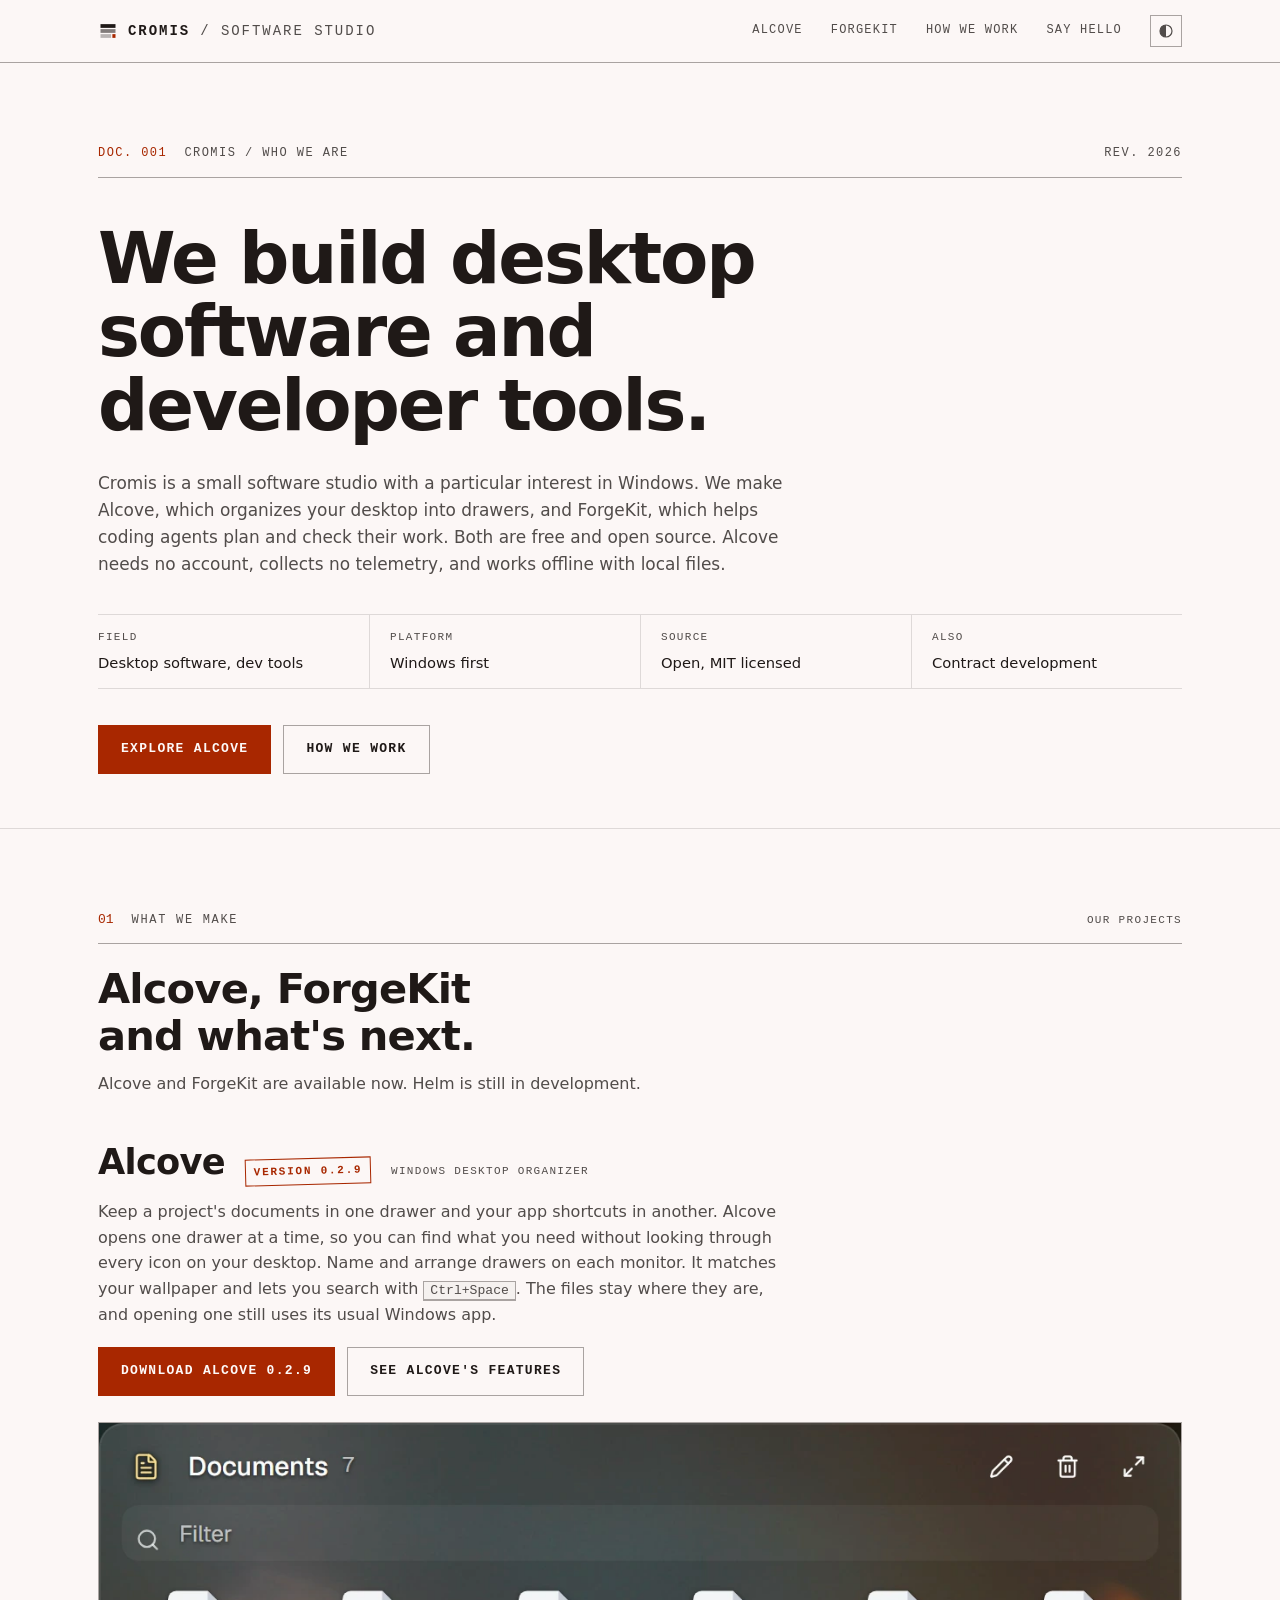
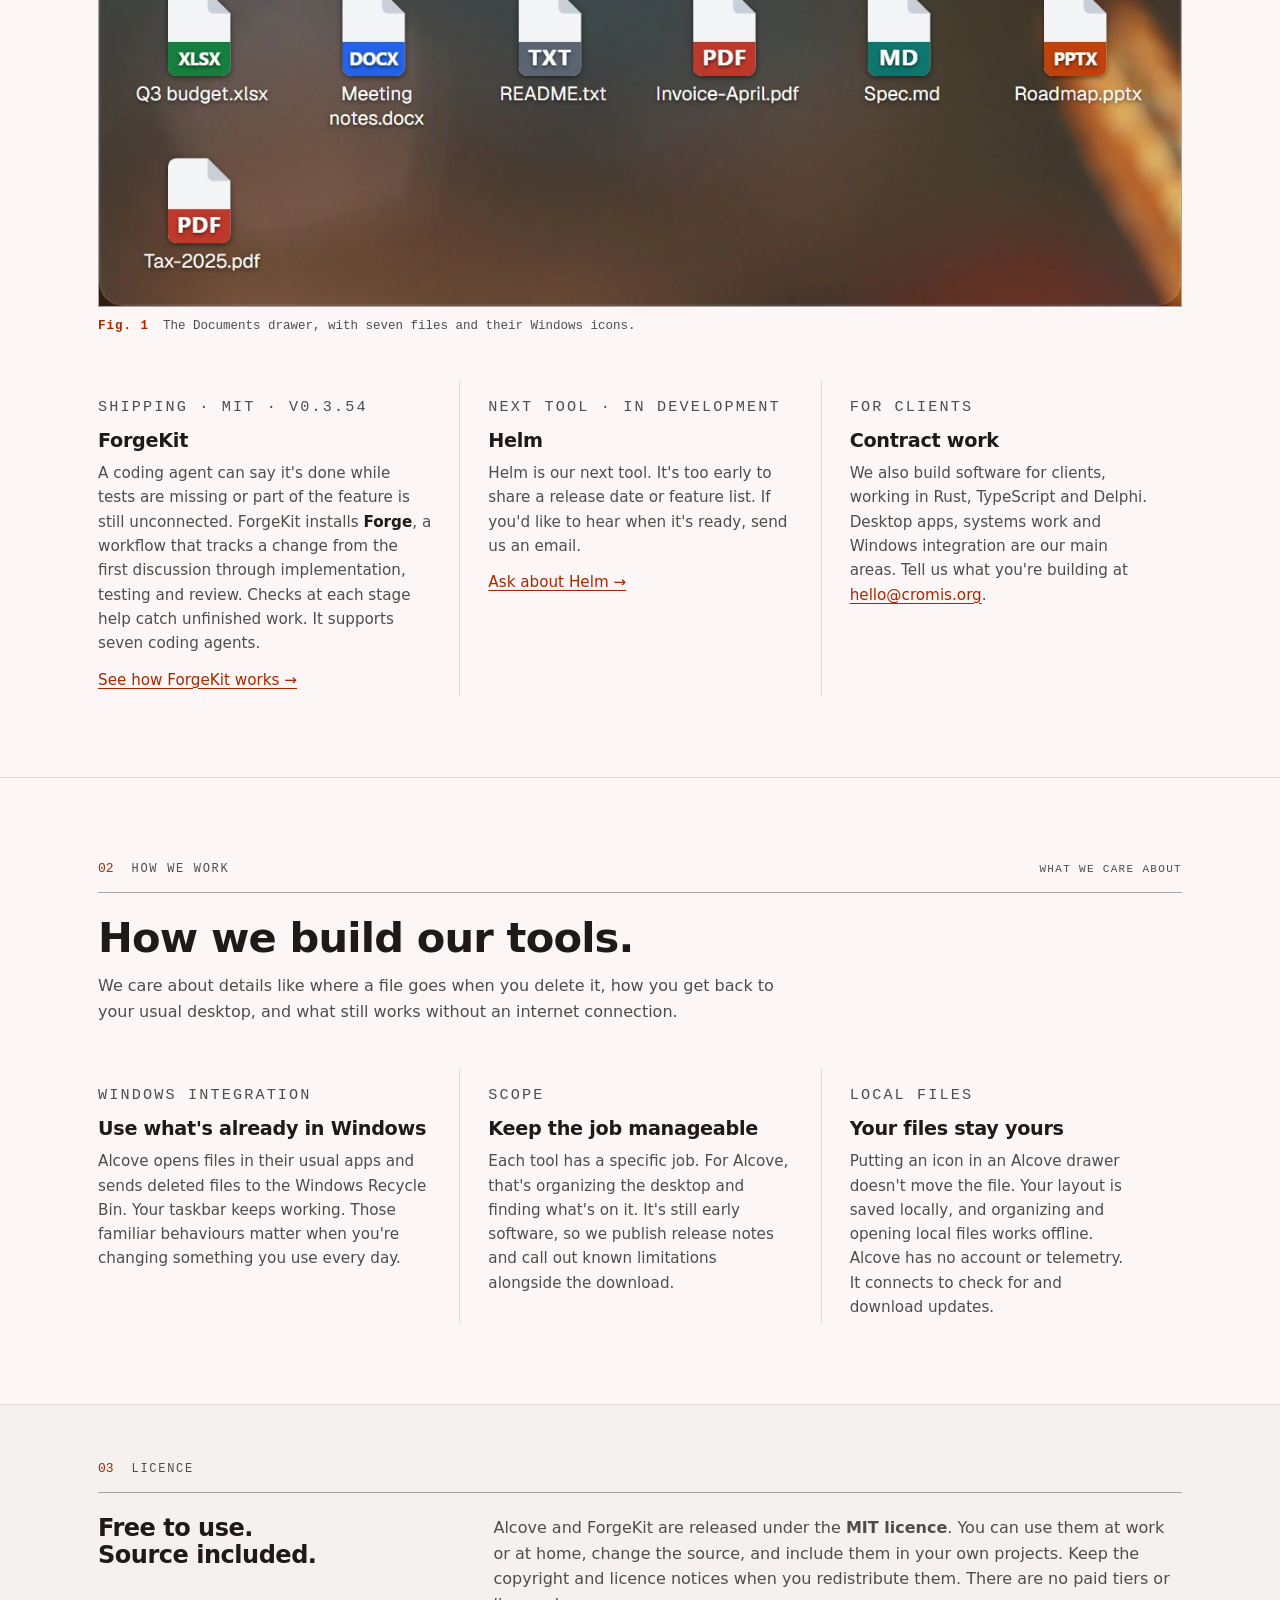
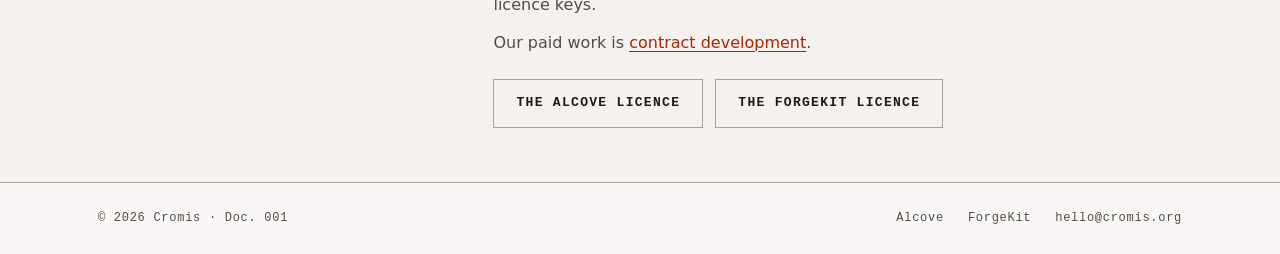
<file: index.html>
<!doctype html>
<html lang="en">
<head>
<meta charset="utf-8">
<meta name="viewport" content="width=device-width, initial-scale=1">
<title>Cromis: Windows desktop software and developer tools</title>
<meta name="description" content="We're a small software studio building Windows desktop apps and developer tools. We make Alcove, a free desktop organizer, and ForgeKit for coding agents.">
<link rel="icon" href="favicon.svg" type="image/svg+xml">
<link rel="stylesheet" href="style.css">
<script src="theme.js"></script>
<meta property="og:title" content="Cromis: desktop software and developer tools">
<meta property="og:description" content="We make Alcove, a free Windows desktop organizer, and ForgeKit for coding agents. We also take on desktop, systems and tooling projects for clients.">
<meta property="og:type" content="website">
<meta property="og:url" content="https://cromis.org/">
<meta property="og:site_name" content="Cromis">
<meta property="og:image" content="https://cromis.org/og.jpg">
<meta property="og:image:width" content="1200">
<meta property="og:image:height" content="630">
<meta property="og:image:alt" content="Alcove, the Windows desktop organizer by Cromis: named drawers on a shelf rail, tinted to match the wallpaper.">
<meta name="twitter:card" content="summary_large_image">
<link rel="canonical" href="https://cromis.org/">
<script type="application/ld+json">
{
  "@context": "https://schema.org",
  "@type": "Organization",
  "@id": "https://cromis.org/#studio",
  "name": "Cromis",
  "url": "https://cromis.org/",
  "email": "hello@cromis.org",
  "logo": "https://cromis.org/favicon.svg",
  "description": "A small software studio building Windows desktop apps and developer tools. Makers of Alcove and ForgeKit.",
  "sameAs": ["https://github.com/izkac"]
}
</script>
</head>
<body>

<header class="masthead">
  <div class="wrap">
    <a class="brand" href="./">
      <svg viewBox="0 0 32 32" aria-hidden="true">
        <rect x="4" y="5" width="24" height="6" fill="currentColor"/>
        <rect x="4" y="13" width="24" height="6" fill="currentColor" opacity=".55"/>
        <rect x="4" y="21" width="17" height="6" fill="currentColor" opacity=".3"/>
        <rect x="23" y="21" width="5" height="6" fill="var(--signal)"/>
      </svg>
      Cromis <span class="brand-sub">/ software studio</span>
    </a>
    <nav aria-label="Site">
      <a href="alcove/">Alcove</a>
      <a href="forgekit/">ForgeKit</a>
      <a href="#principles" class="hide-sm">How we work</a>
      <a href="mailto:hello@cromis.org">Say hello</a>
      <button class="theme" type="button" data-theme-toggle
              aria-label="Switch between dark and light" title="Switch between dark and light">
        <svg viewBox="0 0 24 24" aria-hidden="true">
          <circle cx="12" cy="12" r="9" fill="none" stroke="currentColor" stroke-width="1.8"/>
          <path d="M12 3a9 9 0 0 0 0 18z" fill="currentColor"/>
        </svg>
      </button>
    </nav>
  </div>
</header>

<main>

  <section class="doc">
    <div class="wrap">
      <p class="doc-line">
        <span><span class="doc-no">DOC. 001</span> &nbsp;Cromis / who we are</span>
        <span>Rev. 2026</span>
      </p>
      <h1>We build desktop software and developer tools.</h1>
      <p class="lede">Cromis is a small software studio with a particular interest in Windows.
      We make Alcove, which organizes your desktop into drawers, and ForgeKit, which helps
      coding agents plan and check their work. Both are free and open source.
      Alcove needs no account, collects no telemetry, and works offline with local files.</p>
      <dl class="facts">
        <div><dt>Field</dt><dd>Desktop software, dev tools</dd></div>
        <div><dt>Platform</dt><dd>Windows first</dd></div>
        <div><dt>Source</dt><dd>Open, MIT licensed</dd></div>
        <div><dt>Also</dt><dd>Contract development</dd></div>
      </dl>
      <div class="actions">
        <a class="btn btn-primary" href="alcove/">Explore Alcove</a>
        <a class="btn" href="#principles">How we work</a>
      </div>
    </div>
  </section>

  <section class="block" id="products">
    <div class="wrap">
      <p class="sec-head">
        <span class="sec-no">01</span>
        <span class="sec-kicker">What we make</span>
        <span class="sec-tag">Our projects</span>
      </p>
      <h2>Alcove, ForgeKit and what's next.</h2>
      <p class="sec-sub">Alcove and ForgeKit are available now. Helm is still in development.</p>

      <article class="lead-product">
        <div class="row-line">
          <h3>Alcove</h3>
          <span class="stamp">Version 0.2.9</span>
          <span class="tagline">Windows desktop organizer</span>
        </div>
        <p>Keep a project's documents in one drawer and your app shortcuts in another.
        Alcove opens one drawer at a time, so you can find what you need without looking
        through every icon on your desktop. Name and arrange drawers on each monitor.
        It matches your wallpaper and
        lets you search with <kbd>Ctrl+Space</kbd>. The files stay where they are, and opening
        one still uses its usual Windows app.</p>
        <p class="actions" style="margin-top:20px">
          <a class="btn btn-primary" href="https://github.com/izkac/alcove/releases/download/v0.2.9/Alcove_0.2.9_x64-setup.exe">Download Alcove 0.2.9</a>
          <a class="btn" href="alcove/">See Alcove's features</a>
        </p>
        <figure>
          <img class="shot" src="alcove/img/panel.webp" width="1240" height="554"
               loading="lazy" decoding="async"
               alt="An Alcove drawer open on the desktop, tinted the colour of the wallpaper behind it, showing seven documents with their real Windows file icons.">
          <figcaption><span class="fig-no">Fig. 1</span>
          <span>The Documents drawer, with seven files and their Windows icons.</span></figcaption>
        </figure>
      </article>

      <div class="cols cols-3">
        <article id="forgekit">
          <p class="col-kicker">Shipping &middot; MIT &middot; v0.3.54</p>
          <h3>ForgeKit</h3>
          <p>A coding agent can say it's done while tests are missing or part of the feature
          is still unconnected. ForgeKit installs <strong>Forge</strong>, a workflow that tracks
          a change from the first discussion through implementation, testing and review.
          Checks at each stage help catch unfinished work. It supports seven coding agents.</p>
          <p><a href="forgekit/">See how ForgeKit works &rarr;</a></p>
        </article>
        <article id="helm">
          <p class="col-kicker">Next tool &middot; in development</p>
          <h3>Helm</h3>
          <p>Helm is our next tool. It's too early to share a release date or feature list.
          If you'd like to hear when it's ready, send us an email.</p>
          <p><a href="mailto:hello@cromis.org?subject=Tell%20me%20when%20Helm%20lands">Ask about Helm &rarr;</a></p>
        </article>
        <article>
          <p class="col-kicker">For clients</p>
          <h3>Contract work</h3>
          <p>We also build software for clients, working in Rust, TypeScript and Delphi.
          Desktop apps, systems work and Windows integration are our main areas.
          Tell us what you're building at <a href="mailto:hello@cromis.org">hello@cromis.org</a>.</p>
        </article>
      </div>
    </div>
  </section>

  <section class="block" id="principles">
    <div class="wrap">
      <p class="sec-head">
        <span class="sec-no">02</span>
        <span class="sec-kicker">How we work</span>
        <span class="sec-tag">What we care about</span>
      </p>
      <h2>How we build our tools.</h2>
      <p class="sec-sub">We care about details like where a file goes when you delete it,
      how you get back to your usual desktop, and what still works without an internet connection.</p>

      <div class="cols cols-3">
        <article>
          <p class="col-kicker">Windows integration</p>
          <h3>Use what's already in Windows</h3>
          <p>Alcove opens files in their usual apps and sends deleted files to the Windows
          Recycle Bin. Your taskbar keeps working. Those familiar behaviours matter when
          you're changing something you use every day.</p>
        </article>
        <article>
          <p class="col-kicker">Scope</p>
          <h3>Keep the job manageable</h3>
          <p>Each tool has a specific job. For Alcove, that's organizing the desktop and
          finding what's on it. It's still early software, so we publish release notes and
          call out known limitations alongside the download.</p>
        </article>
        <article>
          <p class="col-kicker">Local files</p>
          <h3>Your files stay yours</h3>
          <p>Putting an icon in an Alcove drawer doesn't move the file. Your layout is saved
          locally, and organizing and opening local files works offline. Alcove has no
          account or telemetry. It connects to check for and download updates.</p>
        </article>
      </div>
    </div>
  </section>

  <section class="block band tight" id="licence">
    <div class="wrap">
      <p class="sec-head">
        <span class="sec-no">03</span>
        <span class="sec-kicker">Licence</span>
      </p>
      <div class="band-inner" style="margin-top:22px">
        <h2>Free to use. Source included.</h2>
        <div>
          <p class="sec-sub" style="margin-top:0">Alcove and ForgeKit are released under the
          <strong>MIT licence</strong>. You can use them at work or at home, change the source,
          and include them in your own projects. Keep the copyright and licence notices when
          you redistribute them. There are no paid tiers or licence keys.</p>
          <p class="sec-sub">Our paid work is <a href="#products">contract development</a>.</p>
          <p class="actions" style="margin-top:24px">
            <a class="btn" href="alcove/#licence">The Alcove licence</a>
            <a class="btn" href="forgekit/#licence">The ForgeKit licence</a>
          </p>
        </div>
      </div>
    </div>
  </section>

</main>

<footer class="site">
  <div class="wrap">
    <span>&copy; 2026 Cromis &middot; Doc. 001</span>
    <span class="links">
      <a href="alcove/">Alcove</a>
      <a href="forgekit/">ForgeKit</a>
      <a href="mailto:hello@cromis.org">hello@cromis.org</a>
    </span>
  </div>
</footer>

</body>
</html>
</file>
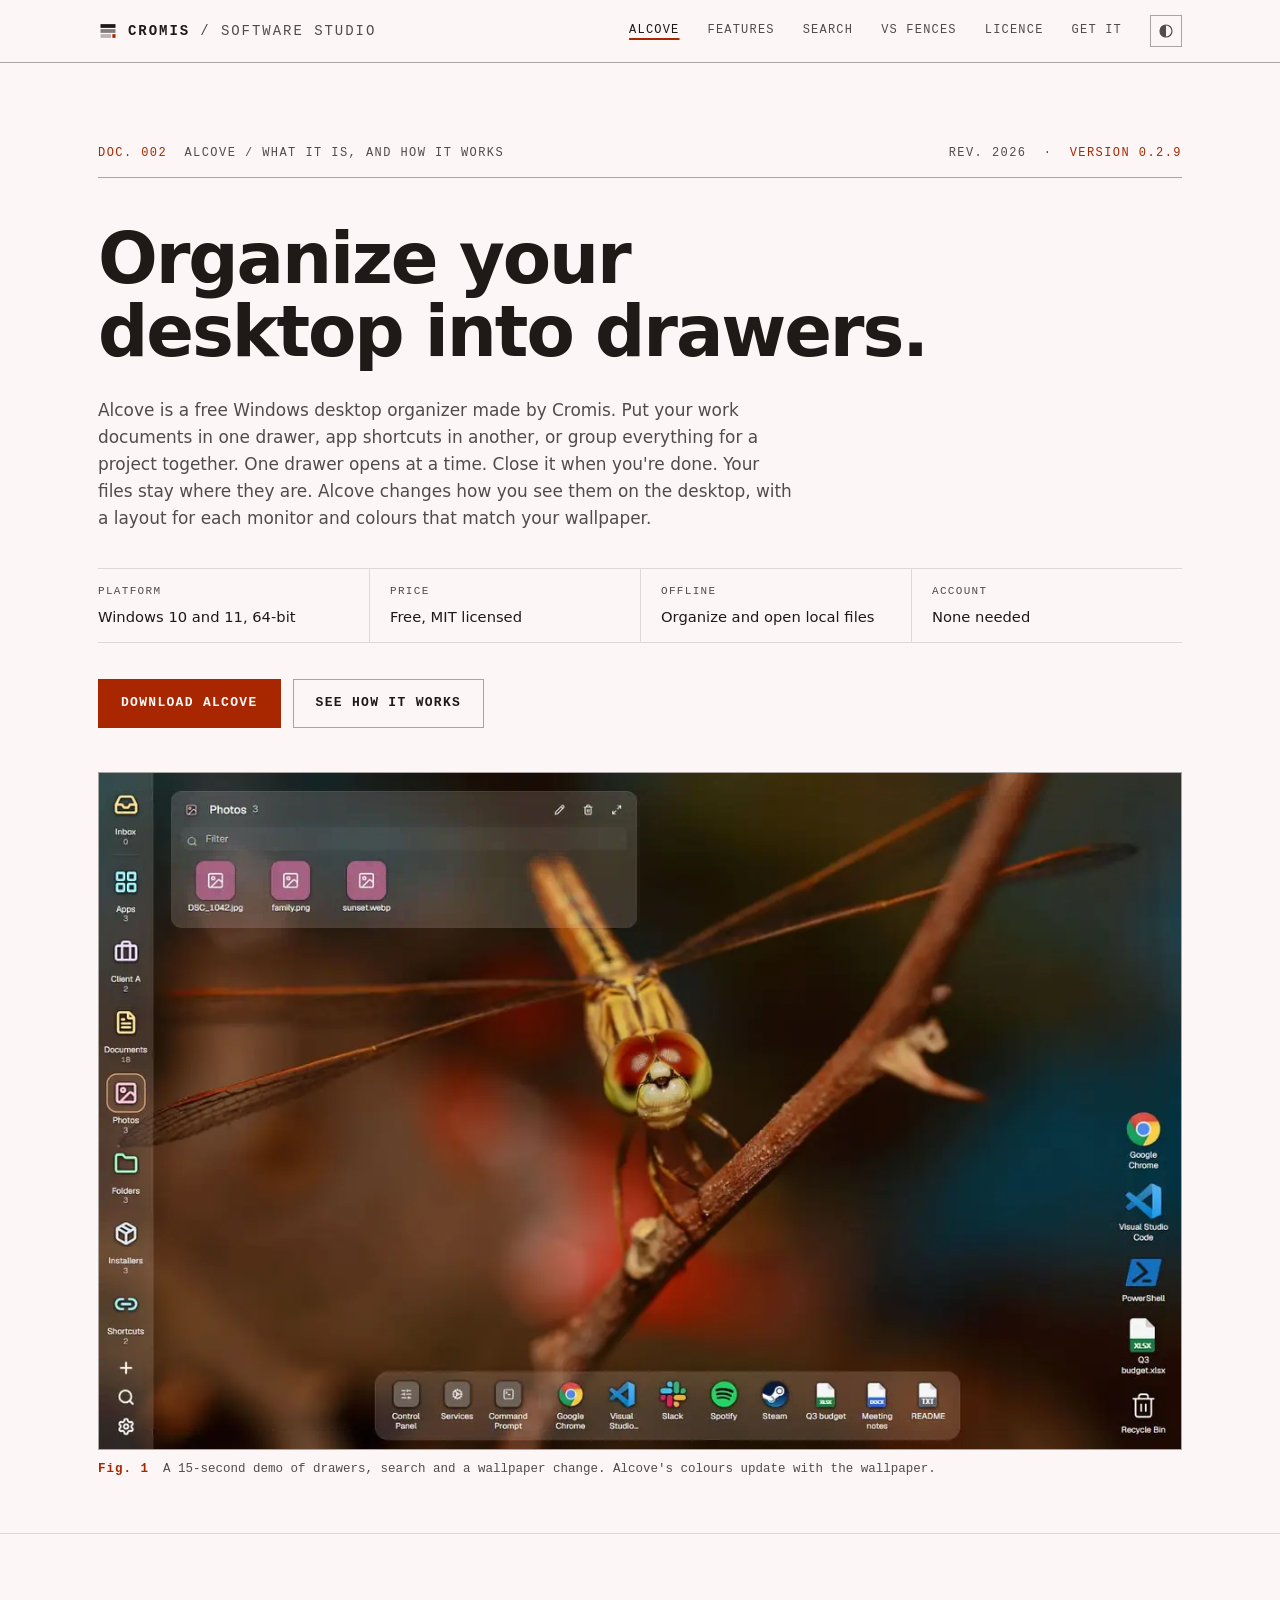
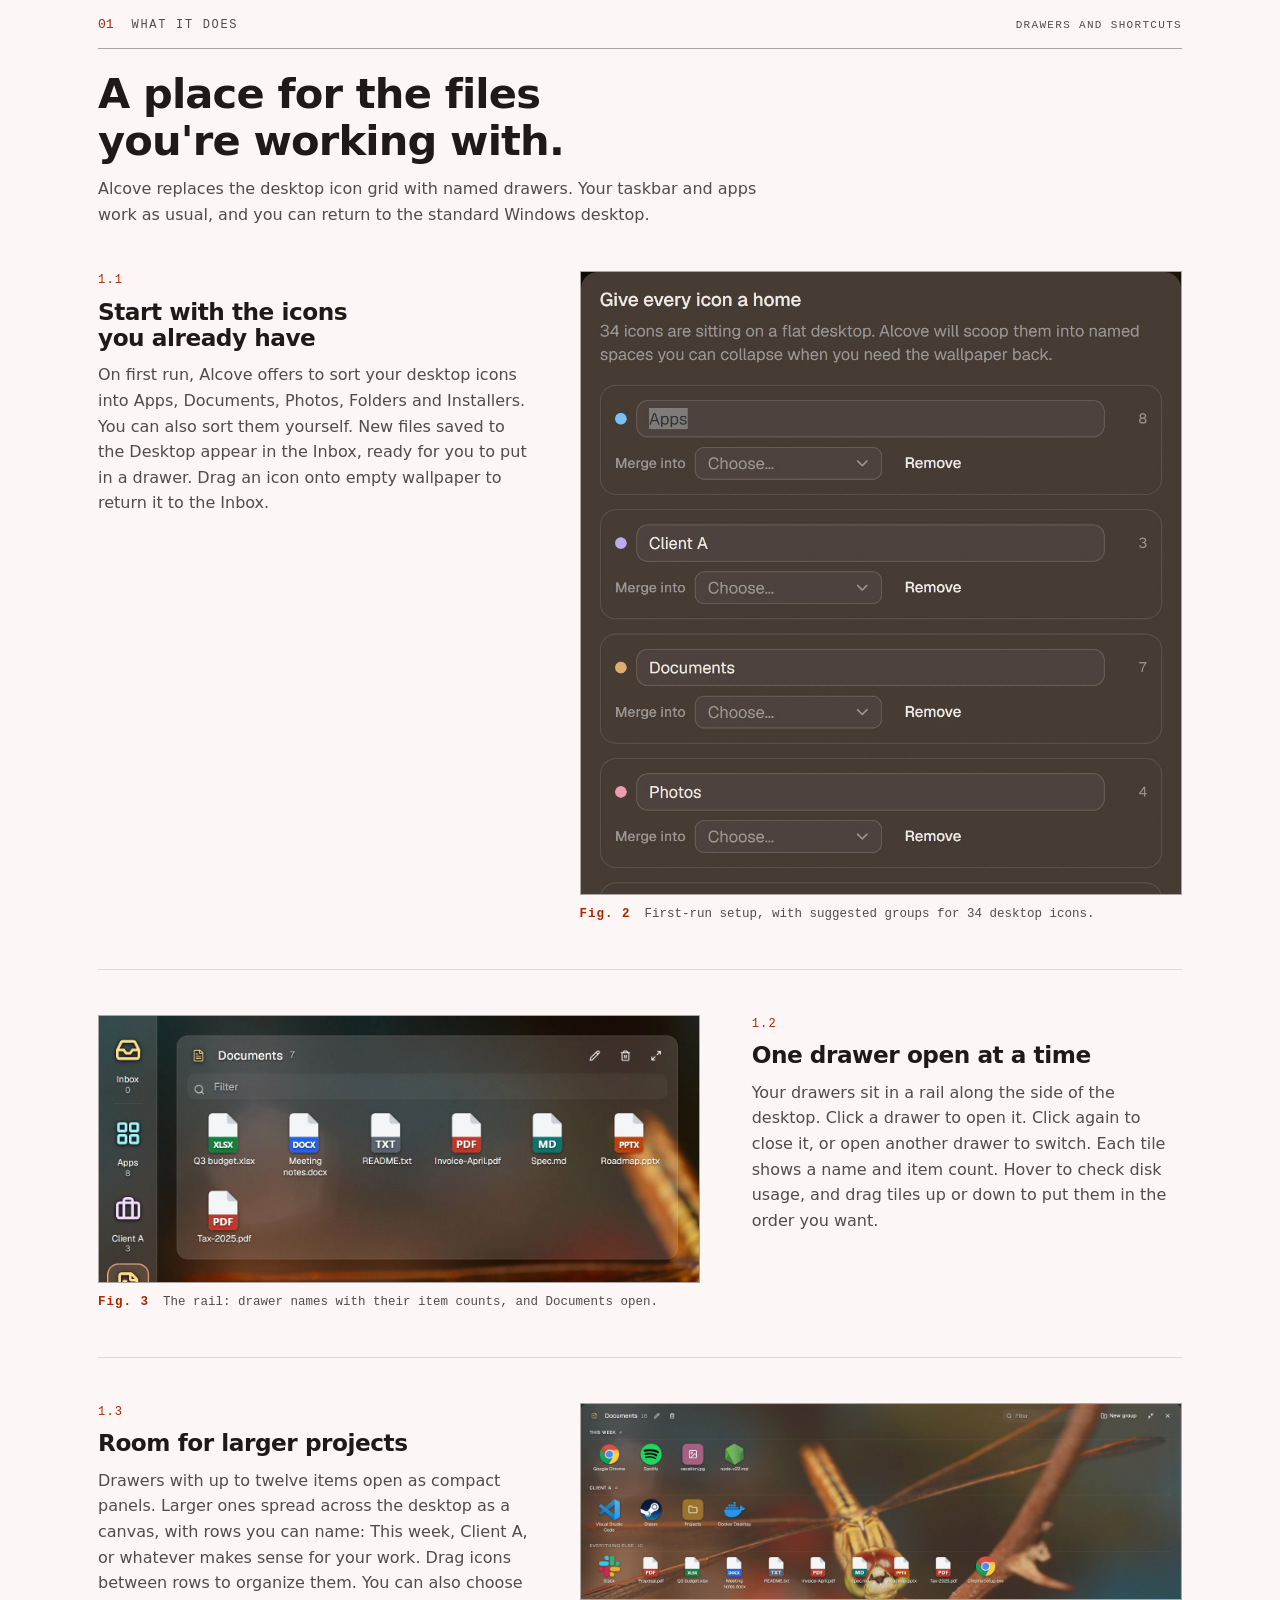
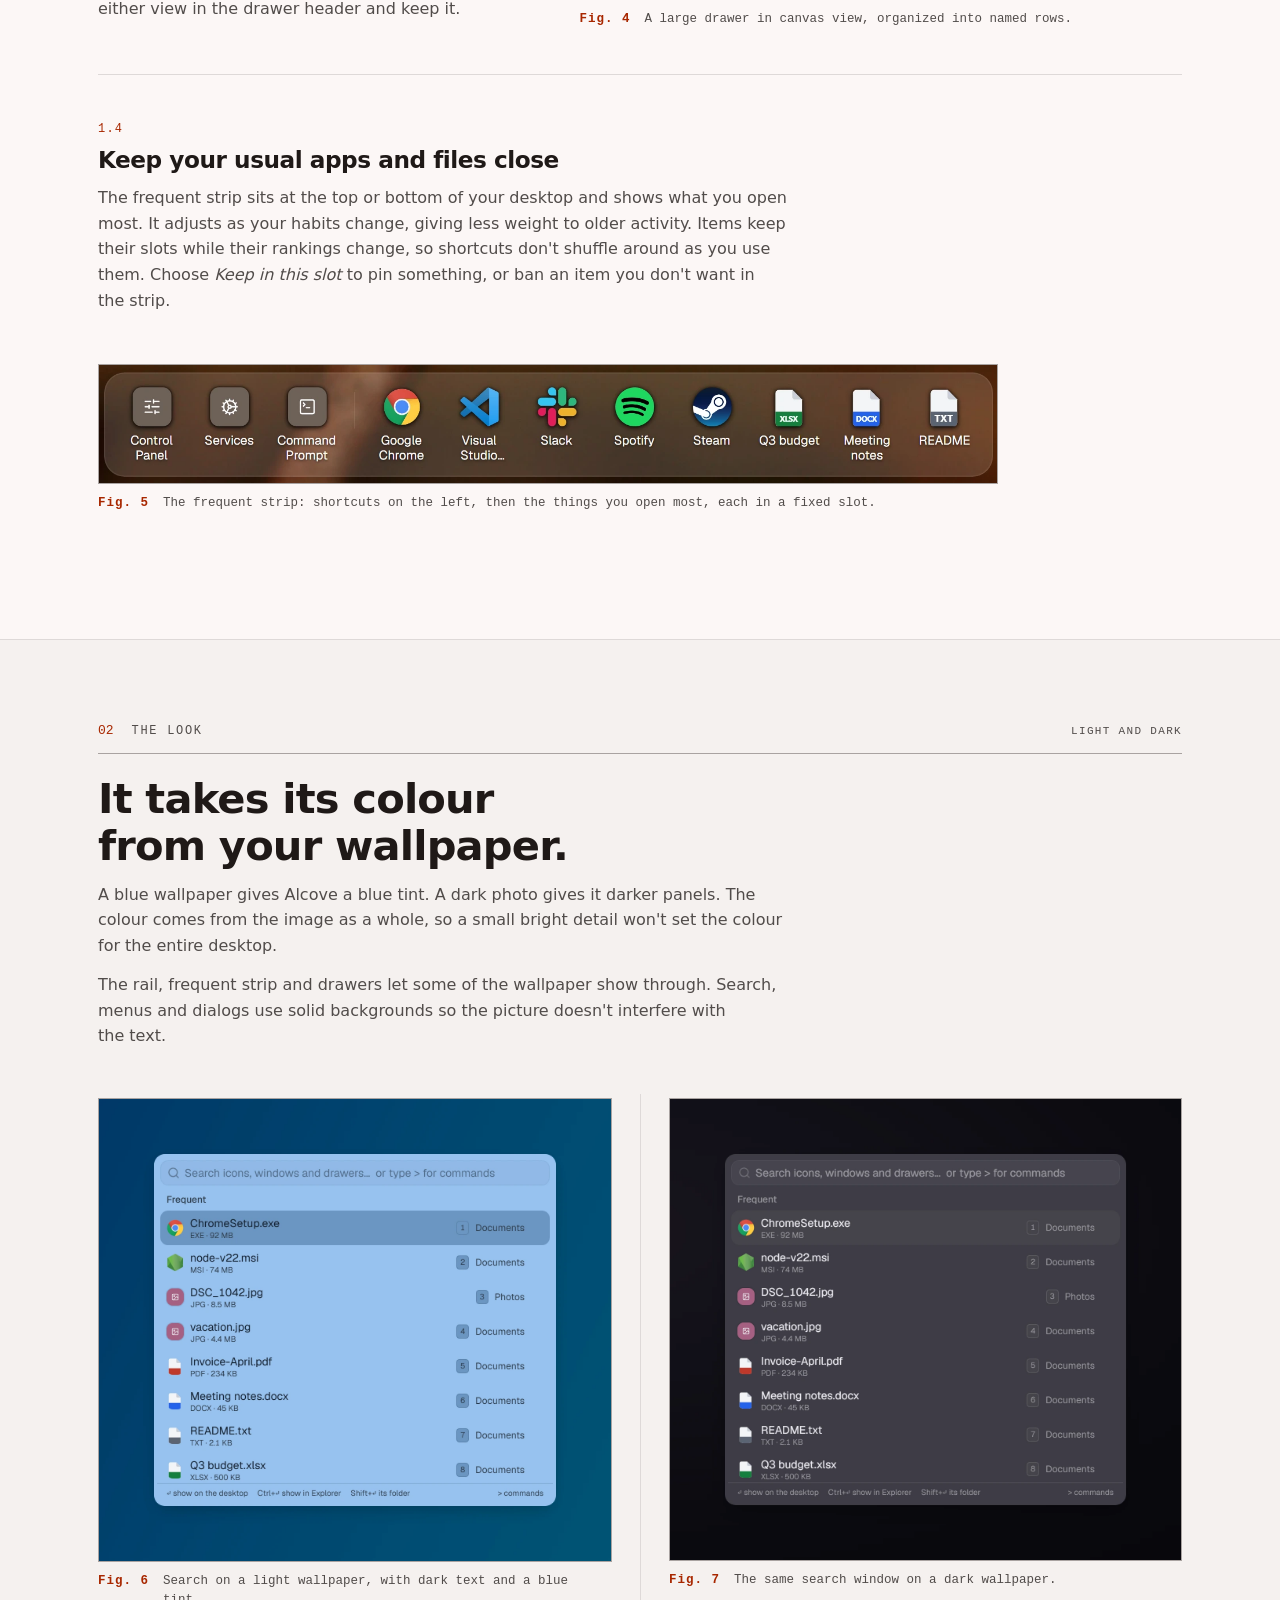
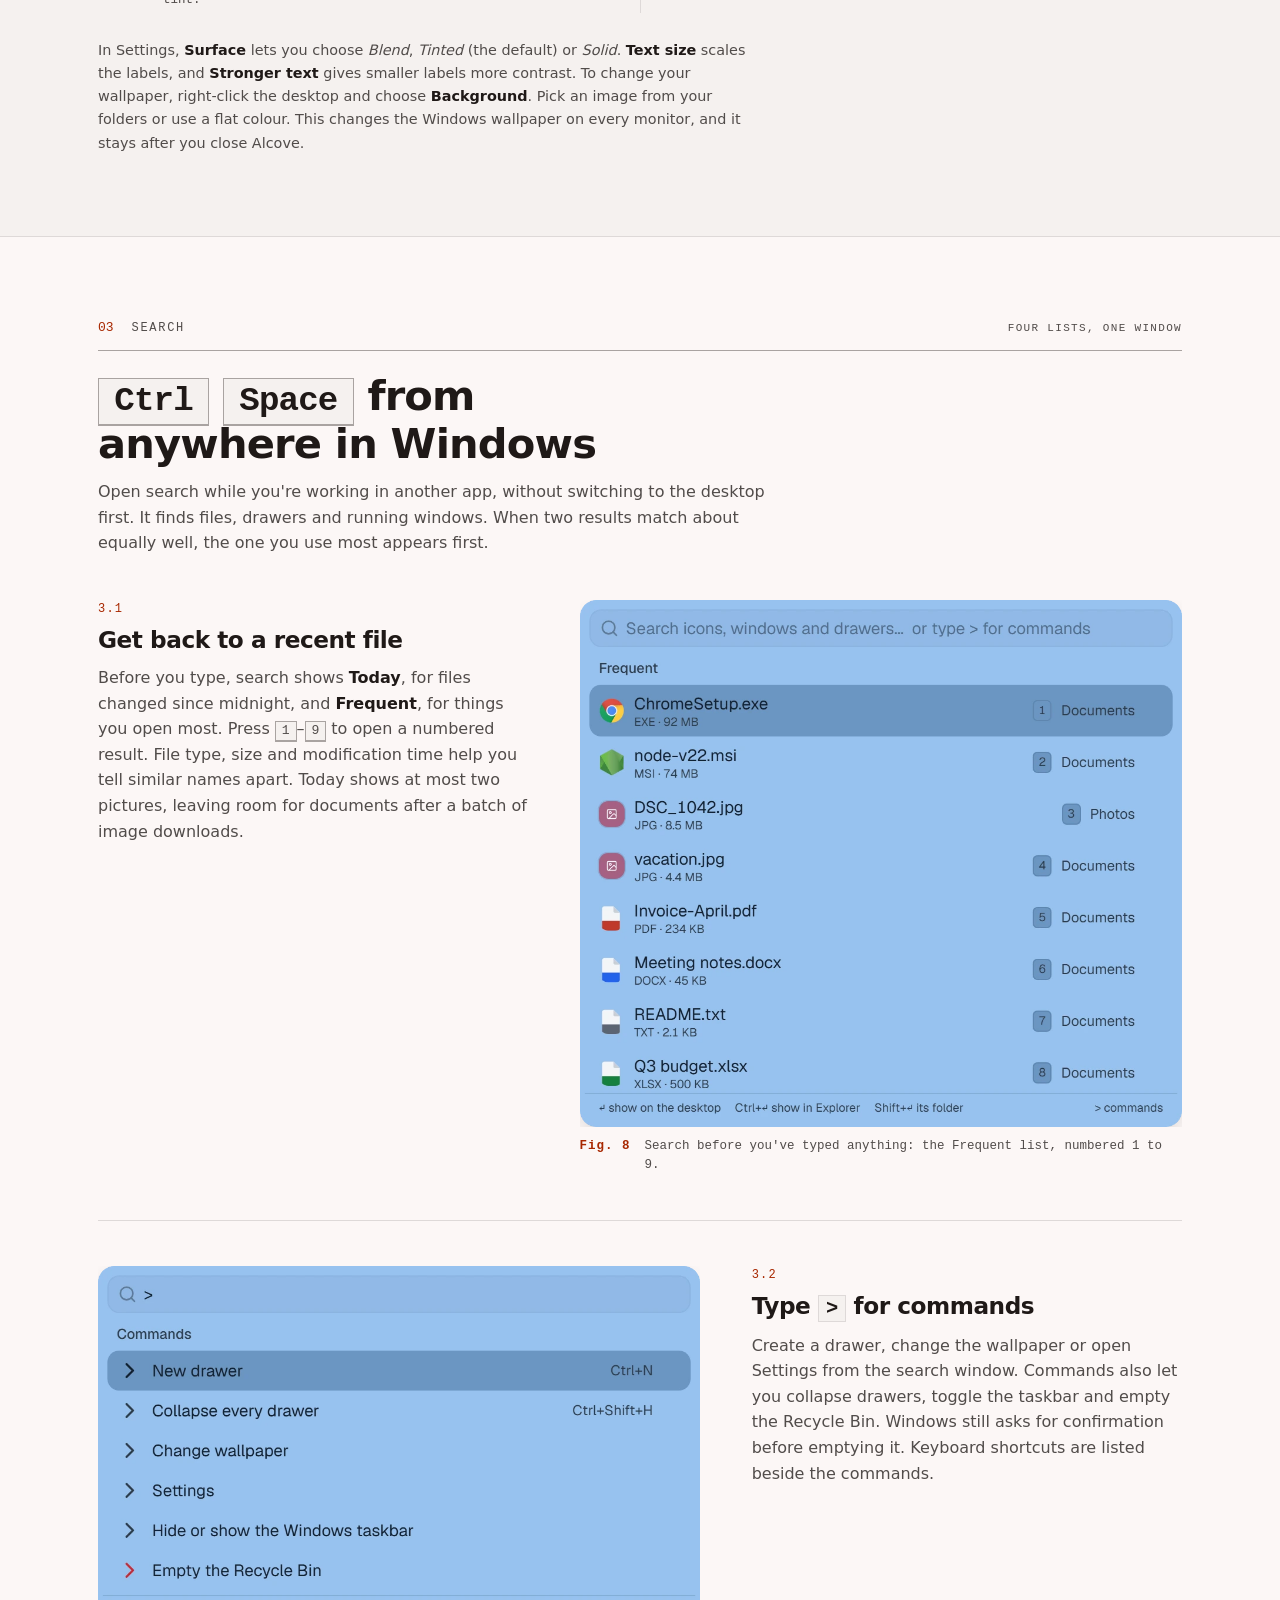
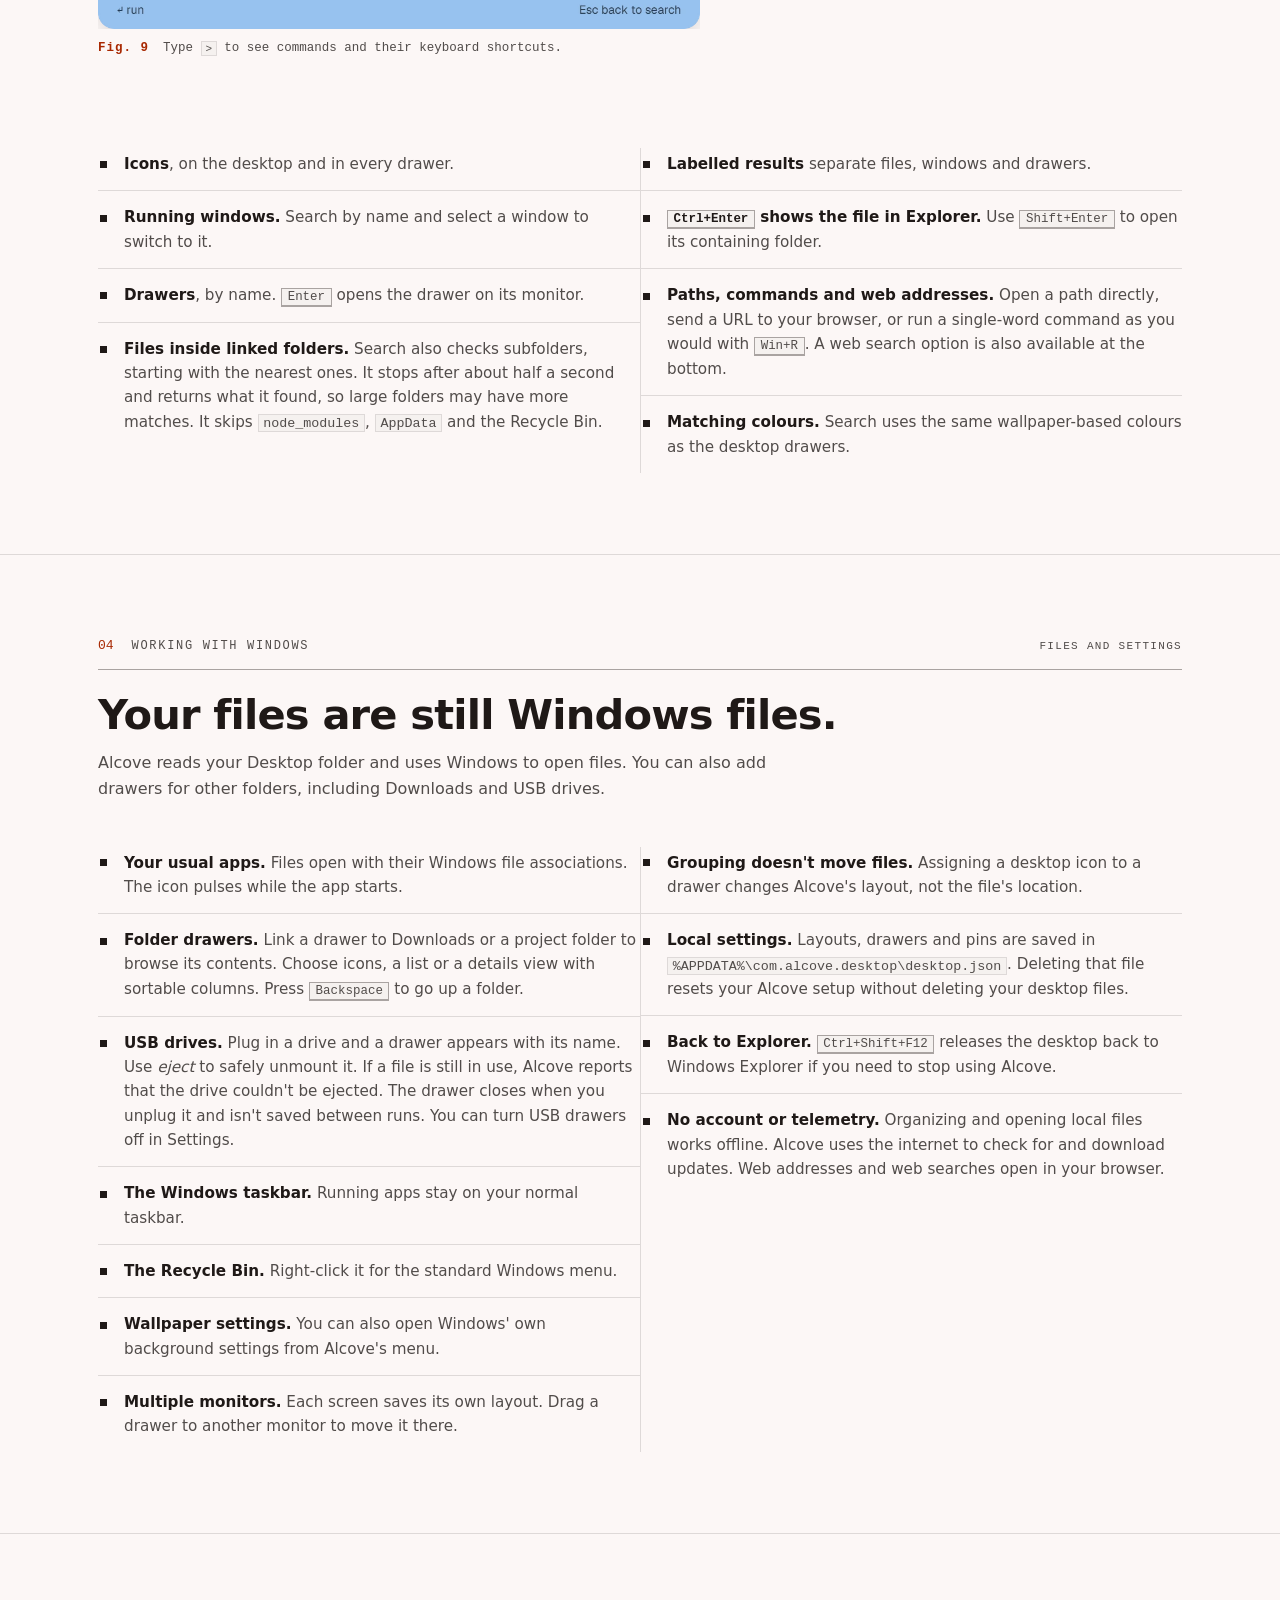
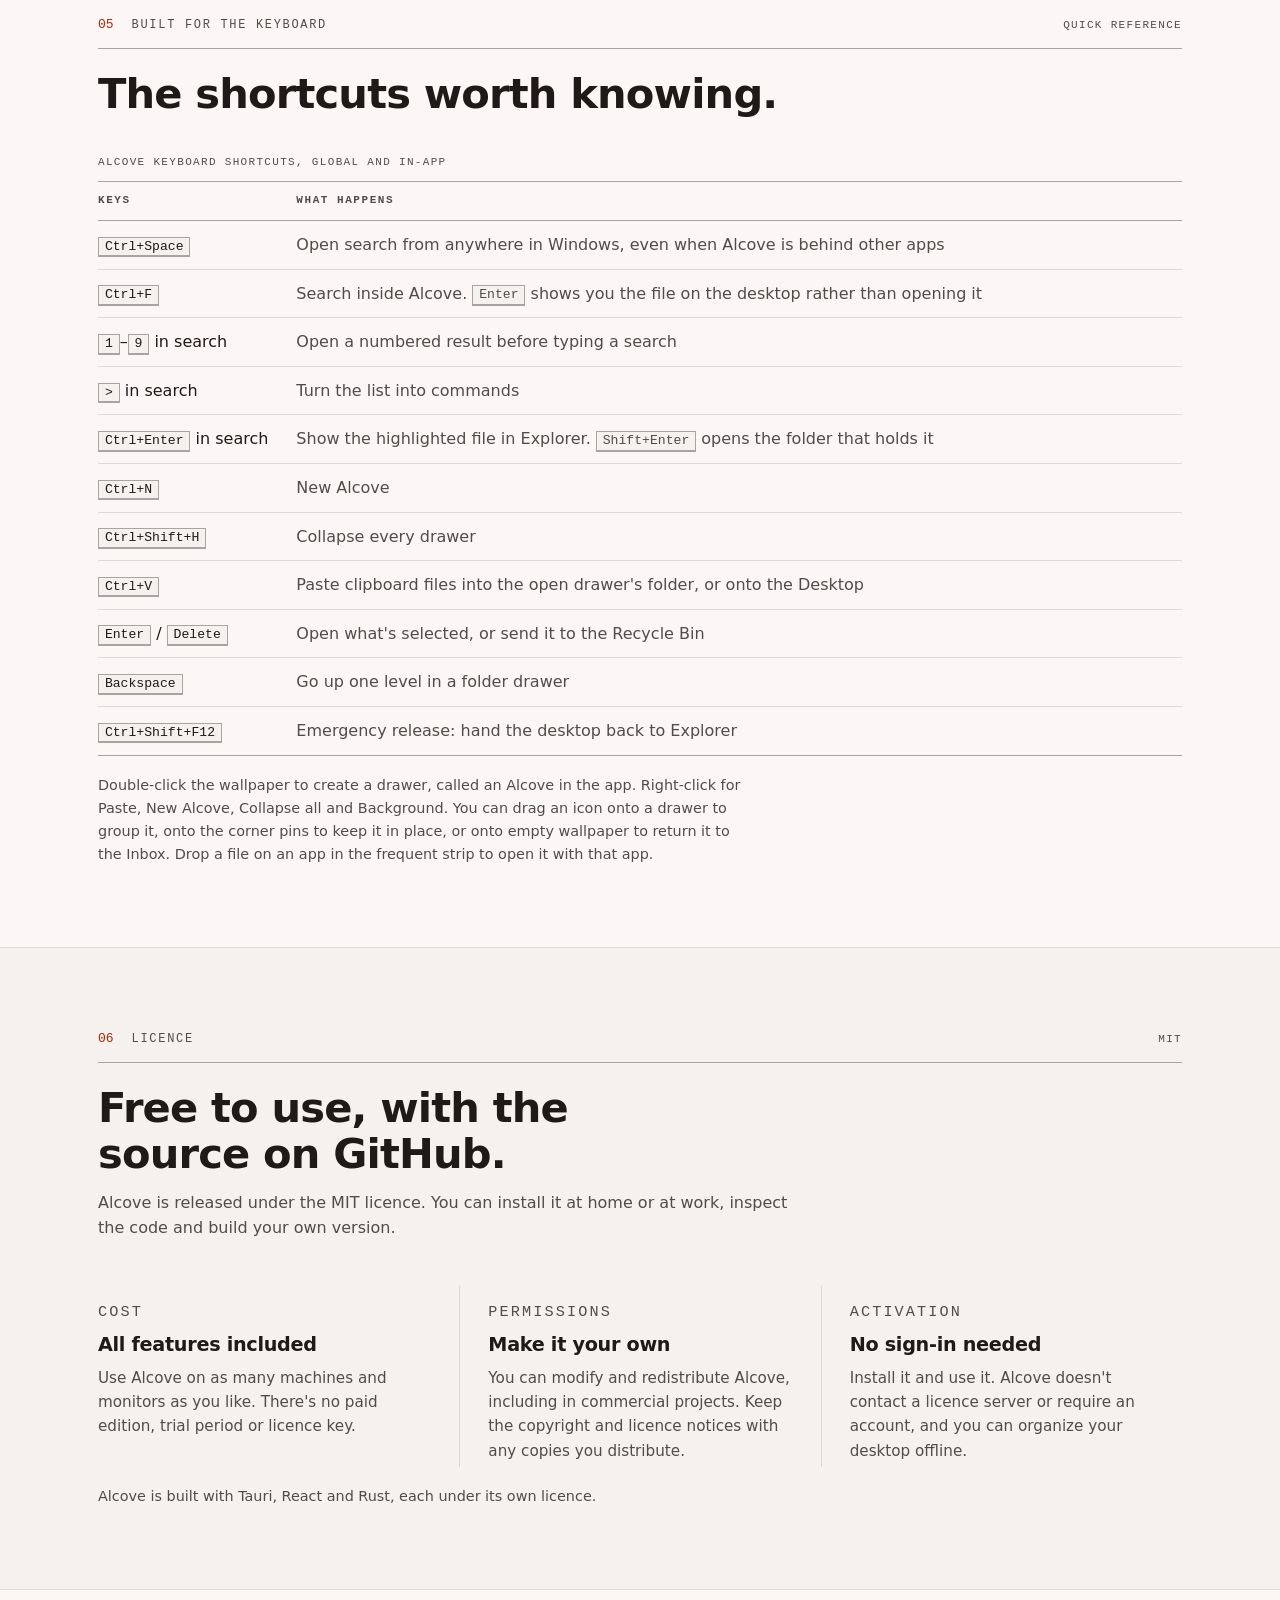
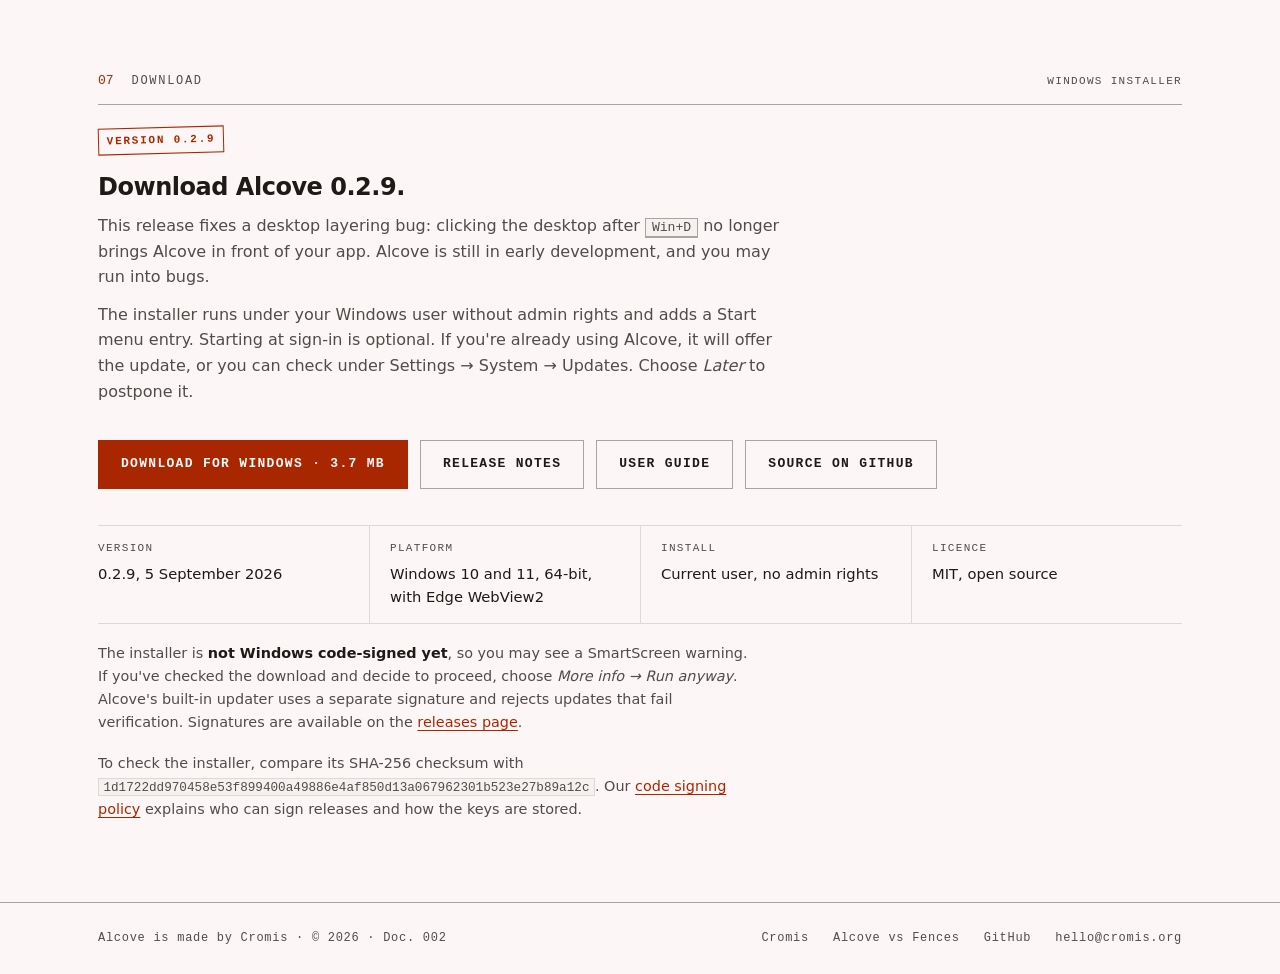
<file: alcove/index.html>
<!doctype html>
<html lang="en">
<head>
<meta charset="utf-8">
<meta name="viewport" content="width=device-width, initial-scale=1">
<title>Alcove: free, open-source Windows desktop organizer</title>
<meta name="description" content="Organize your Windows desktop into named drawers without moving your files. Alcove has per-monitor layouts and Ctrl+Space search. Free, open source, no account.">
<link rel="icon" href="../favicon.svg" type="image/svg+xml">
<link rel="stylesheet" href="../style.css">
<script src="../theme.js"></script>
<meta property="og:title" content="Alcove: organize your desktop into drawers">
<meta property="og:description" content="Group your Windows desktop icons by project or file type, then close the drawers when you're done. Your files stay where they are. Free and open source, made by Cromis.">
<meta property="og:type" content="website">
<meta property="og:url" content="https://cromis.org/alcove/">
<meta property="og:site_name" content="Cromis">
<meta property="og:image" content="https://cromis.org/og.jpg">
<meta property="og:image:width" content="1200">
<meta property="og:image:height" content="630">
<meta property="og:image:alt" content="The Alcove desktop: a shelf rail of named drawers down the left, the Documents drawer open, and the frequent strip along the bottom, all tinted the warm brown of the wallpaper behind them.">
<meta name="twitter:card" content="summary_large_image">
<link rel="canonical" href="https://cromis.org/alcove/">
<script type="application/ld+json">
{
  "@context": "https://schema.org",
  "@type": "SoftwareApplication",
  "@id": "https://cromis.org/alcove/#app",
  "name": "Alcove",
  "alternateName": "Alcove desktop organizer",
  "applicationCategory": "UtilitiesApplication",
  "applicationSubCategory": "Desktop organizer",
  "operatingSystem": "Windows 10, Windows 11 (64-bit)",
  "softwareVersion": "0.2.9",
  "datePublished": "2026-09-05",
  "fileSize": "3.7 MB",
  "url": "https://cromis.org/alcove/",
  "downloadUrl": "https://github.com/izkac/alcove/releases",
  "installUrl": "https://github.com/izkac/alcove/releases",
  "screenshot": "https://cromis.org/og.jpg",
  "license": "https://opensource.org/licenses/MIT",
  "isAccessibleForFree": true,
  "description": "Alcove is a free, open-source Windows desktop organizer by Cromis. Group desktop icons into named drawers without moving files, save a layout for each monitor, and search with Ctrl+Space.",
  "featureList": [
    "Named drawers for desktop icons, one open at a time",
    "Per-monitor layouts",
    "Drawers that mirror a real folder, including USB drives",
    "Global Ctrl+Space search with a command palette",
    "A shortcut strip for frequently opened apps and files",
    "Colours matched to the current wallpaper",
    "No account, no telemetry, works offline"
  ],
  "offers": {
    "@type": "Offer",
    "price": "0",
    "priceCurrency": "USD",
    "availability": "https://schema.org/InStock"
  },
  "publisher": { "@id": "https://cromis.org/#studio" }
}
</script>
</head>
<body>

<header class="masthead">
  <div class="wrap">
    <a class="brand" href="../">
      <svg viewBox="0 0 32 32" aria-hidden="true">
        <rect x="4" y="5" width="24" height="6" fill="currentColor"/>
        <rect x="4" y="13" width="24" height="6" fill="currentColor" opacity=".55"/>
        <rect x="4" y="21" width="17" height="6" fill="currentColor" opacity=".3"/>
        <rect x="23" y="21" width="5" height="6" fill="var(--signal)"/>
      </svg>
      Cromis <span class="brand-sub">/ software studio</span>
    </a>
    <nav aria-label="Site">
      <a href="./" aria-current="page">Alcove</a>
      <a href="#features" class="hide-sm">Features</a>
      <a href="#search" class="hide-sm">Search</a>
      <a href="vs-fences/" class="hide-sm">vs Fences</a>
      <a href="#licence" class="hide-sm">Licence</a>
      <a href="#get">Get it</a>
      <button class="theme" type="button" data-theme-toggle
              aria-label="Switch between dark and light" title="Switch between dark and light">
        <svg viewBox="0 0 24 24" aria-hidden="true">
          <circle cx="12" cy="12" r="9" fill="none" stroke="currentColor" stroke-width="1.8"/>
          <path d="M12 3a9 9 0 0 0 0 18z" fill="currentColor"/>
        </svg>
      </button>
    </nav>
  </div>
</header>

<main>

  <section class="doc">
    <div class="wrap">
      <p class="doc-line">
        <span><span class="doc-no">DOC. 002</span> &nbsp;Alcove / what it is, and how it works</span>
        <span>Rev. 2026 &nbsp;·&nbsp; <span class="doc-no">Version 0.2.9</span></span>
      </p>
      <h1>Organize your desktop into drawers.</h1>
      <p class="lede">Alcove is a free Windows desktop organizer made by Cromis.
      Put your work documents in one drawer, app shortcuts in another, or group everything
      for a project together. One drawer opens at a time. Close it when you're done.
      Your files stay where they are. Alcove changes how you see them on the desktop,
      with a layout for each monitor and colours that match your wallpaper.</p>
      <dl class="facts">
        <div><dt>Platform</dt><dd>Windows 10 and 11, 64-bit</dd></div>
        <div><dt>Price</dt><dd>Free, MIT licensed</dd></div>
        <div><dt>Offline</dt><dd>Organize and open local files</dd></div>
        <div><dt>Account</dt><dd>None needed</dd></div>
      </dl>
      <div class="actions">
        <a class="btn btn-primary" href="#get">Download Alcove</a>
        <a class="btn" href="#features">See how it works</a>
      </div>
      <figure>
        <picture>
          <!-- A still for anyone who has asked their machine to stop moving things. -->
          <source media="(prefers-reduced-motion: reduce)" srcset="img/desktop.webp">
          <source type="image/webp" srcset="img/demo.webp">
          <img class="shot" src="img/demo.gif" width="1200" height="750" decoding="async"
                alt="Alcove demo: opening the Photos and Documents drawers, using search, and changing the wallpaper. The drawers and shortcut strip change from dark grey to light blue to match.">
        </picture>
        <figcaption><span class="fig-no">Fig. 1</span>
        <span>A 15-second demo of drawers, search and a wallpaper change.
        Alcove's colours update with the wallpaper.</span></figcaption>
      </figure>
    </div>
  </section>

  <section class="block" id="features">
    <div class="wrap">
      <p class="sec-head">
        <span class="sec-no">01</span>
        <span class="sec-kicker">What it does</span>
        <span class="sec-tag">Drawers and shortcuts</span>
      </p>
      <h2>A place for the files you're working with.</h2>
      <p class="sec-sub">Alcove replaces the desktop icon grid with named drawers.
      Your taskbar and apps work as usual, and you can return to the standard Windows desktop.</p>

      <div class="entries">

        <article class="entry">
          <div class="entry-text">
            <p class="entry-no">1.1</p>
            <h3>Start with the icons you already have</h3>
            <p class="entry-body">On first run, Alcove offers to sort your desktop icons into
            Apps, Documents, Photos, Folders and Installers. You can also sort them yourself.
            New files saved to the Desktop appear in the Inbox, ready for you to put in a drawer.
            Drag an icon onto empty wallpaper to return it to the Inbox.</p>
          </div>
          <figure class="entry-art">
            <img class="shot" src="img/firstrun.webp" width="1024" height="1060" loading="lazy" decoding="async"
                 alt="Alcove's first-run screen offering to sort 34 desktop icons into named groups: Apps, Client A, Documents, Photos, each with a count and a colour.">
            <figcaption><span class="fig-no">Fig. 2</span>
            <span>First-run setup, with suggested groups for 34 desktop icons.</span></figcaption>
          </figure>
        </article>

        <article class="entry flip">
          <div class="entry-text">
            <p class="entry-no">1.2</p>
            <h3>One drawer open at a time</h3>
            <p class="entry-body">Your drawers sit in a rail along the side of the desktop.
            Click a drawer to open it. Click again to close it, or open another drawer to switch.
            Each tile shows a name and item count. Hover to check disk usage, and drag tiles
            up or down to put them in the order you want.</p>
          </div>
          <figure class="entry-art">
            <img class="shot" src="img/drawer.webp" width="1484" height="658" loading="lazy" decoding="async"
                 alt="The shelf rail showing drawer names with their item counts, next to the open Documents drawer listing seven files with their real Windows file icons.">
            <figcaption><span class="fig-no">Fig. 3</span>
            <span>The rail: drawer names with their item counts, and Documents open.</span></figcaption>
          </figure>
        </article>

        <article class="entry">
          <div class="entry-text">
            <p class="entry-no">1.3</p>
            <h3>Room for larger projects</h3>
            <p class="entry-body">Drawers with up to twelve items open as compact panels.
            Larger ones spread across the desktop as a canvas, with rows you can name:
            This week, Client A, or whatever makes sense for your work. Drag icons between rows
            to organize them. You can also choose either view in the drawer header and keep it.</p>
          </div>
          <figure class="entry-art">
            <img class="shot" src="img/groups.webp" width="2960" height="964" loading="lazy" decoding="async"
                 alt="A large drawer spread across the desktop as a canvas, with named rows: This week, Client A, and Everything else.">
            <figcaption><span class="fig-no">Fig. 4</span>
            <span>A large drawer in canvas view, organized into named rows.</span></figcaption>
          </figure>
        </article>

        <article class="entry full">
          <div class="entry-text">
            <p class="entry-no">1.4</p>
            <h3>Keep your usual apps and files close</h3>
            <p class="entry-body">The frequent strip sits at the top or bottom of your desktop
            and shows what you open most. It adjusts as your habits change, giving less weight
            to older activity. Items keep their slots while their rankings change, so shortcuts
            don't shuffle around as you use them. Choose <em>Keep in this slot</em> to pin
            something, or ban an item you don't want in the strip.</p>
          </div>
          <figure class="entry-art">
            <img class="shot" src="img/strip.webp" width="1574" height="206" loading="lazy" decoding="async"
                 alt="The frequent strip: Windows shortcuts on the left, then the apps and files opened most often, each in a fixed slot.">
            <figcaption><span class="fig-no">Fig. 5</span>
            <span>The frequent strip: shortcuts on the left, then the things you open most, each in a fixed slot.</span></figcaption>
          </figure>
        </article>

      </div>
    </div>
  </section>

  <section class="block band" id="look">
    <div class="wrap">
      <p class="sec-head">
        <span class="sec-no">02</span>
        <span class="sec-kicker">The look</span>
        <span class="sec-tag">Light and dark</span>
      </p>
      <h2>It takes its colour from your wallpaper.</h2>
      <p class="sec-sub">A blue wallpaper gives Alcove a blue tint. A dark photo gives it
      darker panels. The colour comes from the image as a whole, so a small bright detail
      won't set the colour for the entire desktop.</p>
      <p class="sec-sub" style="margin-top:14px">The rail, frequent strip and drawers let some
      of the wallpaper show through. Search, menus and dialogs use solid backgrounds so the
      picture doesn't interfere with the text.</p>

      <div class="cols cols-2 pair">
        <figure>
          <img class="shot" src="img/sheet-light.webp" width="1304" height="1176" loading="lazy" decoding="async"
               alt="Alcove's search sheet on a blue wallpaper: the sheet is tinted the same blue, dark text on light paper.">
          <figcaption><span class="fig-no">Fig. 6</span>
           <span>Search on a light wallpaper, with dark text and a blue tint.</span></figcaption>
        </figure>
        <figure>
          <img class="shot" src="img/sheet-dark.webp" width="1304" height="1176" loading="lazy" decoding="async"
               alt="The same Alcove search sheet on a near-black wallpaper: the sheet is slate grey with light text, identical in layout to the light version.">
          <figcaption><span class="fig-no">Fig. 7</span>
           <span>The same search window on a dark wallpaper.</span></figcaption>
        </figure>
      </div>

      <p class="note" style="margin-top:26px">In Settings, <strong>Surface</strong> lets you choose
      <em>Blend</em>, <em>Tinted</em> (the default) or <em>Solid</em>.
      <strong>Text size</strong> scales the labels, and <strong>Stronger text</strong> gives smaller
      labels more contrast. To change your wallpaper, right-click the desktop and choose
      <strong>Background</strong>. Pick an image from your folders or use a flat colour.
      This changes the Windows wallpaper on every monitor, and it stays after you close Alcove.</p>
    </div>
  </section>

  <section class="block" id="search">
    <div class="wrap">
      <p class="sec-head">
        <span class="sec-no">03</span>
        <span class="sec-kicker">Search</span>
        <span class="sec-tag">Four lists, one window</span>
      </p>
      <h2><kbd>Ctrl</kbd> <kbd>Space</kbd> from anywhere in Windows</h2>
      <p class="sec-sub">Open search while you're working in another app, without switching
      to the desktop first. It finds files, drawers and running windows. When two results
      match about equally well, the one you use most appears first.</p>

      <div class="entries">

        <article class="entry">
          <div class="entry-text">
            <p class="entry-no">3.1</p>
            <h3>Get back to a recent file</h3>
            <p class="entry-body">Before you type, search shows <strong>Today</strong>, for files
            changed since midnight, and <strong>Frequent</strong>, for things you open most.
            Press <kbd>1</kbd>&ndash;<kbd>9</kbd> to open a numbered result.
            File type, size and modification time help you tell similar names apart.
            Today shows at most two pictures, leaving room for documents after a batch of image downloads.</p>
          </div>
          <figure class="entry-art">
            <img class="shot bare" src="img/search-panel.webp" width="1024" height="896" loading="lazy" decoding="async"
                 alt="Alcove's search window before typing: a Frequent list of the files and apps opened most, each with its type and size, numbered 1 to 9, and the drawer it lives in.">
            <figcaption><span class="fig-no">Fig. 8</span>
            <span>Search before you've typed anything: the Frequent list, numbered 1 to 9.</span></figcaption>
          </figure>
        </article>

        <article class="entry flip">
          <div class="entry-text">
            <p class="entry-no">3.2</p>
            <h3>Type <code>&gt;</code> for commands</h3>
            <p class="entry-body">Create a drawer, change the wallpaper or open Settings from
            the search window. Commands also let you collapse drawers, toggle the taskbar
            and empty the Recycle Bin. Windows still asks for confirmation before emptying it.
            Keyboard shortcuts are listed beside the commands.</p>
          </div>
          <figure class="entry-art">
            <img class="shot bare" src="img/commands.webp" width="1024" height="618" loading="lazy" decoding="async"
                 alt="Alcove's command palette, reached by typing a greater-than sign: New drawer, Collapse every drawer, Change wallpaper, Settings, Hide or show the Windows taskbar, Empty the Recycle Bin, each with its keyboard shortcut.">
            <figcaption><span class="fig-no">Fig. 9</span>
            <span>Type <code>&gt;</code> to see commands and their keyboard shortcuts.</span></figcaption>
          </figure>
        </article>

      </div>

      <div class="cols cols-2">
        <ul class="checks">
          <li><strong>Icons</strong>, on the desktop and in every drawer.</li>
          <li><strong>Running windows.</strong> Search by name and select a window to switch to it.</li>
          <li><strong>Drawers</strong>, by name. <kbd>Enter</kbd> opens the drawer on its monitor.</li>
          <li><strong>Files inside linked folders.</strong> Search also checks subfolders, starting with the nearest ones. It stops after about half a second and returns what it found, so large folders may have more matches. It skips <code>node_modules</code>, <code>AppData</code> and the Recycle Bin.</li>
        </ul>
        <ul class="checks">
          <li><strong>Labelled results</strong> separate files, windows and drawers.</li>
          <li><strong><kbd>Ctrl+Enter</kbd> shows the file in Explorer.</strong> Use <kbd>Shift+Enter</kbd> to open its containing folder.</li>
          <li><strong>Paths, commands and web addresses.</strong> Open a path directly, send a URL to your browser, or run a single-word command as you would with <kbd>Win+R</kbd>. A web search option is also available at the bottom.</li>
          <li><strong>Matching colours.</strong> Search uses the same wallpaper-based colours as the desktop drawers.</li>
        </ul>
      </div>
    </div>
  </section>

  <section class="block" id="windows">
    <div class="wrap">
      <p class="sec-head">
        <span class="sec-no">04</span>
        <span class="sec-kicker">Working with Windows</span>
        <span class="sec-tag">Files and settings</span>
      </p>
      <h2>Your files are still Windows files.</h2>
      <p class="sec-sub">Alcove reads your Desktop folder and uses Windows to open files.
      You can also add drawers for other folders, including Downloads and USB drives.</p>

      <div class="cols cols-2">
        <ul class="checks">
          <li><strong>Your usual apps.</strong> Files open with their Windows file associations. The icon pulses while the app starts.</li>
          <li><strong>Folder drawers.</strong> Link a drawer to Downloads or a project folder to browse its contents. Choose icons, a list or a details view with sortable columns. Press <kbd>Backspace</kbd> to go up a folder.</li>
          <li><strong>USB drives.</strong> Plug in a drive and a drawer appears with its name. Use <em>eject</em> to safely unmount it. If a file is still in use, Alcove reports that the drive couldn't be ejected. The drawer closes when you unplug it and isn't saved between runs. You can turn USB drawers off in Settings.</li>
          <li><strong>The Windows taskbar.</strong> Running apps stay on your normal taskbar.</li>
          <li><strong>The Recycle Bin.</strong> Right-click it for the standard Windows menu.</li>
          <li><strong>Wallpaper settings.</strong> You can also open Windows' own background settings from Alcove's menu.</li>
          <li><strong>Multiple monitors.</strong> Each screen saves its own layout. Drag a drawer to another monitor to move it there.</li>
        </ul>
        <ul class="checks">
          <li><strong>Grouping doesn't move files.</strong> Assigning a desktop icon to a drawer changes Alcove's layout, not the file's location.</li>
          <li><strong>Local settings.</strong> Layouts, drawers and pins are saved in <code>%APPDATA%\com.alcove.desktop\desktop.json</code>. Deleting that file resets your Alcove setup without deleting your desktop files.</li>
          <li><strong>Back to Explorer.</strong> <kbd>Ctrl+Shift+F12</kbd> releases the desktop back to Windows Explorer if you need to stop using Alcove.</li>
          <li><strong>No account or telemetry.</strong> Organizing and opening local files works offline. Alcove uses the internet to check for and download updates. Web addresses and web searches open in your browser.</li>
        </ul>
      </div>
    </div>
  </section>

  <section class="block" id="keys">
    <div class="wrap">
      <p class="sec-head">
        <span class="sec-no">05</span>
        <span class="sec-kicker">Built for the keyboard</span>
        <span class="sec-tag">Quick reference</span>
      </p>
      <h2>The shortcuts worth knowing.</h2>
      <table class="keys">
        <caption>Alcove keyboard shortcuts, global and in-app</caption>
        <thead>
          <tr><th scope="col">Keys</th><th scope="col">What happens</th></tr>
        </thead>
        <tbody>
          <tr><td><kbd>Ctrl+Space</kbd></td><td>Open search from anywhere in Windows, even when Alcove is behind other apps</td></tr>
          <tr><td><kbd>Ctrl+F</kbd></td><td>Search inside Alcove. <kbd>Enter</kbd> shows you the file on the desktop rather than opening it</td></tr>
          <tr><td><kbd>1</kbd>&ndash;<kbd>9</kbd> in search</td><td>Open a numbered result before typing a search</td></tr>
          <tr><td><kbd>&gt;</kbd> in search</td><td>Turn the list into commands</td></tr>
          <tr><td><kbd>Ctrl+Enter</kbd> in search</td><td>Show the highlighted file in Explorer. <kbd>Shift+Enter</kbd> opens the folder that holds it</td></tr>
          <tr><td><kbd>Ctrl+N</kbd></td><td>New Alcove</td></tr>
          <tr><td><kbd>Ctrl+Shift+H</kbd></td><td>Collapse every drawer</td></tr>
          <tr><td><kbd>Ctrl+V</kbd></td><td>Paste clipboard files into the open drawer's folder, or onto the Desktop</td></tr>
          <tr><td><kbd>Enter</kbd> / <kbd>Delete</kbd></td><td>Open what's selected, or send it to the Recycle Bin</td></tr>
          <tr><td><kbd>Backspace</kbd></td><td>Go up one level in a folder drawer</td></tr>
          <tr><td><kbd>Ctrl+Shift+F12</kbd></td><td>Emergency release: hand the desktop back to Explorer</td></tr>
        </tbody>
      </table>
      <p class="note">Double-click the wallpaper to create a drawer, called an Alcove in the app.
      Right-click for Paste, New Alcove, Collapse all and Background. You can drag an icon onto
      a drawer to group it, onto the corner pins to keep it in place, or onto empty wallpaper
      to return it to the Inbox. Drop a file on an app in the frequent strip to open it with that app.</p>
    </div>
  </section>

  <section class="block band" id="licence">
    <div class="wrap">
      <p class="sec-head">
        <span class="sec-no">06</span>
        <span class="sec-kicker">Licence</span>
        <span class="sec-tag">MIT</span>
      </p>
      <h2>Free to use, with the source on GitHub.</h2>
      <p class="sec-sub">Alcove is released under the MIT licence. You can install it at home
      or at work, inspect the code and build your own version.</p>

      <div class="cols cols-3">
        <article>
          <p class="col-kicker">Cost</p>
          <h3>All features included</h3>
          <p>Use Alcove on as many machines and monitors as you like. There's no paid edition,
          trial period or licence key.</p>
        </article>
        <article>
          <p class="col-kicker">Permissions</p>
          <h3>Make it your own</h3>
          <p>You can modify and redistribute Alcove, including in commercial projects.
          Keep the copyright and licence notices with any copies you distribute.</p>
        </article>
        <article>
          <p class="col-kicker">Activation</p>
          <h3>No sign-in needed</h3>
          <p>Install it and use it. Alcove doesn't contact a licence server or require an
          account, and you can organize your desktop offline.</p>
        </article>
      </div>

      <p class="note">Alcove is built with Tauri, React and Rust, each under its own licence.</p>
    </div>
  </section>

  <section class="block" id="get">
    <div class="wrap">
      <p class="sec-head">
        <span class="sec-no">07</span>
        <span class="sec-kicker">Download</span>
        <span class="sec-tag">Windows installer</span>
      </p>
      <div class="status-line">
        <span class="stamp">Version 0.2.9</span>
      </div>
      <h2 style="margin-top:20px">Download Alcove 0.2.9.</h2>
      <p class="sec-sub">This release fixes a desktop layering bug: clicking the desktop
      after <kbd>Win+D</kbd> no longer brings Alcove in front of your app.
      Alcove is still in early development, and you may run into bugs.</p>
      <p class="sec-sub">The installer runs under your Windows user without admin rights and
      adds a Start menu entry. Starting at sign-in is optional. If you're already using
      Alcove, it will offer the update, or you can check under Settings &rarr; System &rarr;
      Updates. Choose <em>Later</em> to postpone it.</p>
      <div class="actions">
        <a class="btn btn-primary" href="https://github.com/izkac/alcove/releases/download/v0.2.9/Alcove_0.2.9_x64-setup.exe">Download for Windows &middot; 3.7 MB</a>
        <a class="btn" href="https://github.com/izkac/alcove/releases">Release notes</a>
        <a class="btn" href="https://github.com/izkac/alcove/blob/main/docs/user-guide.md">User guide</a>
        <a class="btn" href="https://github.com/izkac/alcove">Source on GitHub</a>
      </div>
      <dl class="facts">
        <div><dt>Version</dt><dd>0.2.9, 5 September 2026</dd></div>
        <div><dt>Platform</dt><dd>Windows 10 and 11, 64-bit, with Edge WebView2</dd></div>
        <div><dt>Install</dt><dd>Current user, no admin rights</dd></div>
        <div><dt>Licence</dt><dd>MIT, open source</dd></div>
      </dl>
      <p class="note">The installer is <strong>not Windows code-signed yet</strong>, so you may
      see a SmartScreen warning. If you've checked the download and decide to proceed,
      choose <em>More info &rarr; Run anyway</em>. Alcove's built-in updater uses a separate
      signature and rejects updates that fail verification. Signatures are available on the
      <a href="https://github.com/izkac/alcove/releases">releases page</a>.</p>
      <p class="note">To check the installer, compare its SHA-256 checksum with
      <code>1d1722dd970458e53f899400a49886e4af850d13a067962301b523e27b89a12c</code>.
      Our <a href="code-signing/">code signing policy</a> explains who can sign releases
      and how the keys are stored.</p>
    </div>
  </section>

</main>

<footer class="site">
  <div class="wrap">
    <span>Alcove is made by <a href="../">Cromis</a> &middot; &copy; 2026 &middot; Doc. 002</span>
    <span class="links">
      <a href="../">Cromis</a>
      <a href="vs-fences/">Alcove vs Fences</a>
      <a href="https://github.com/izkac/alcove">GitHub</a>
      <a href="mailto:hello@cromis.org">hello@cromis.org</a>
    </span>
  </div>
</footer>

</body>
</html>
</file>
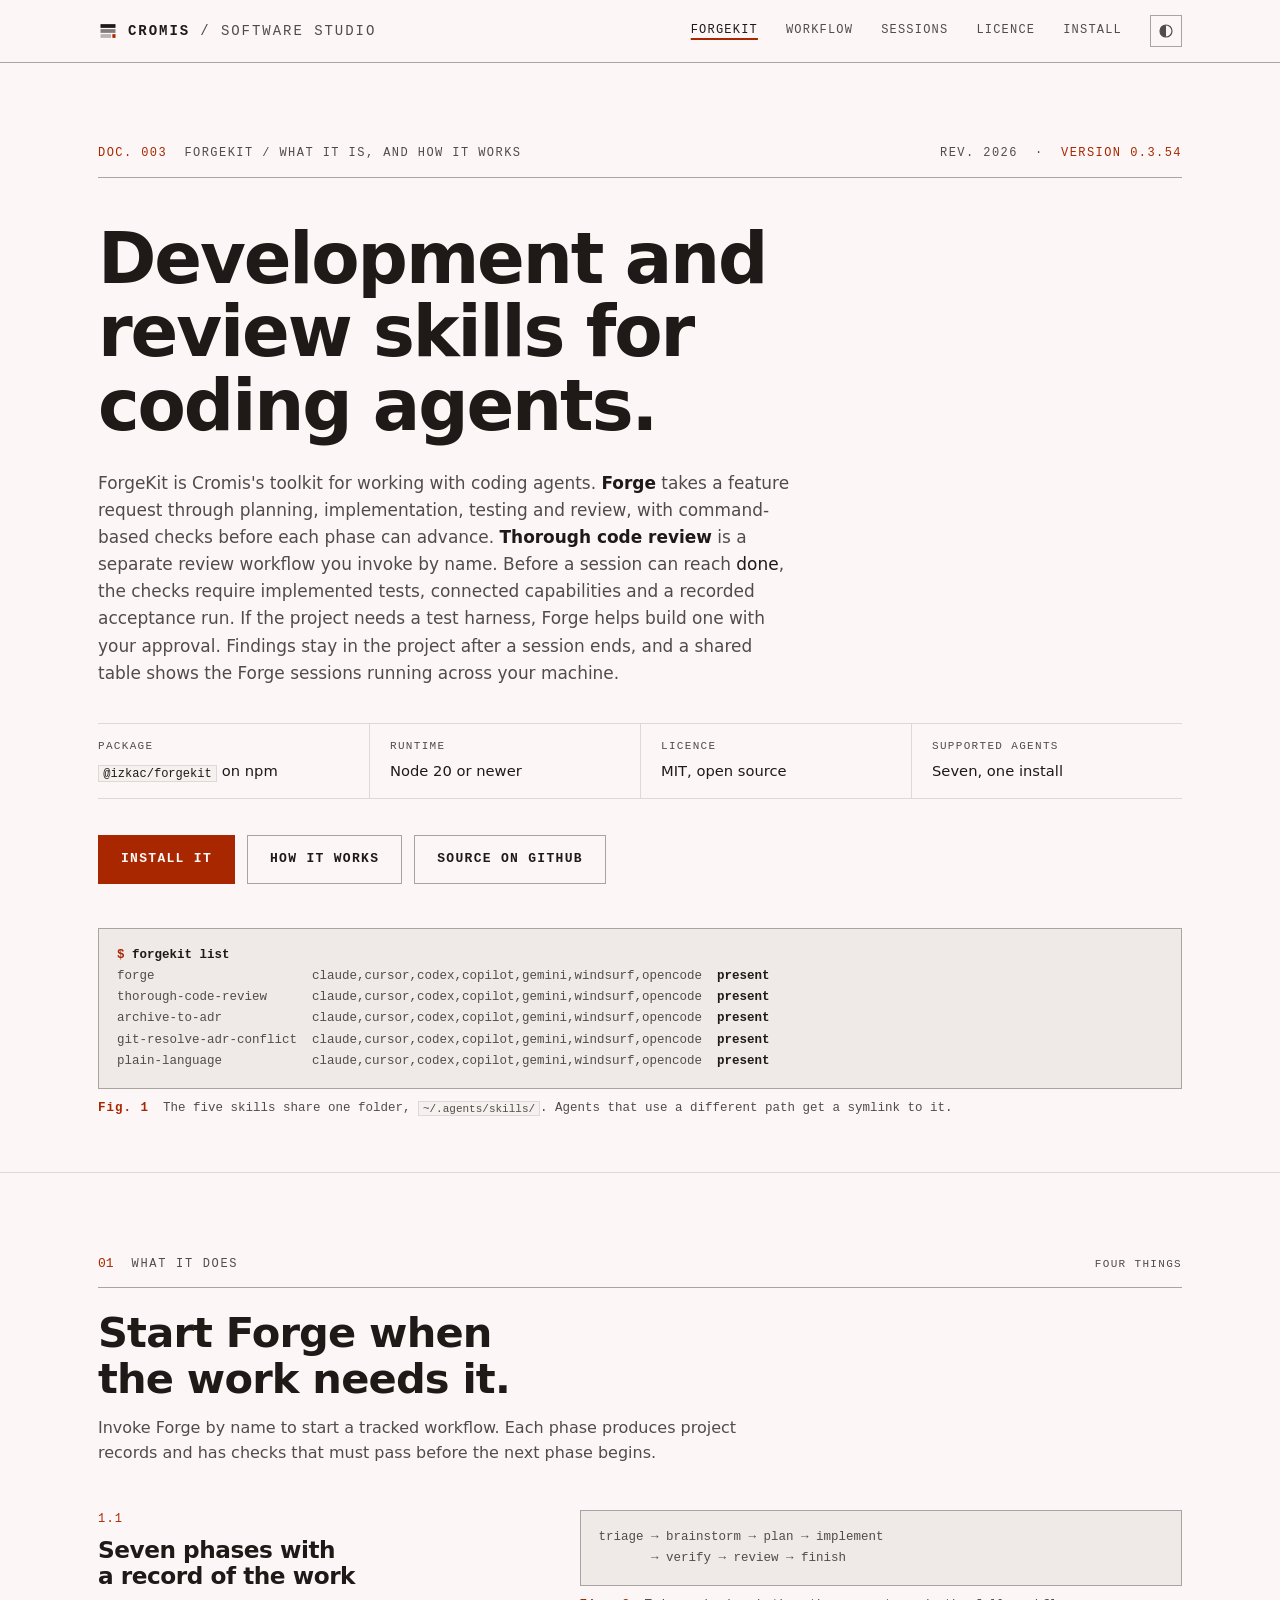
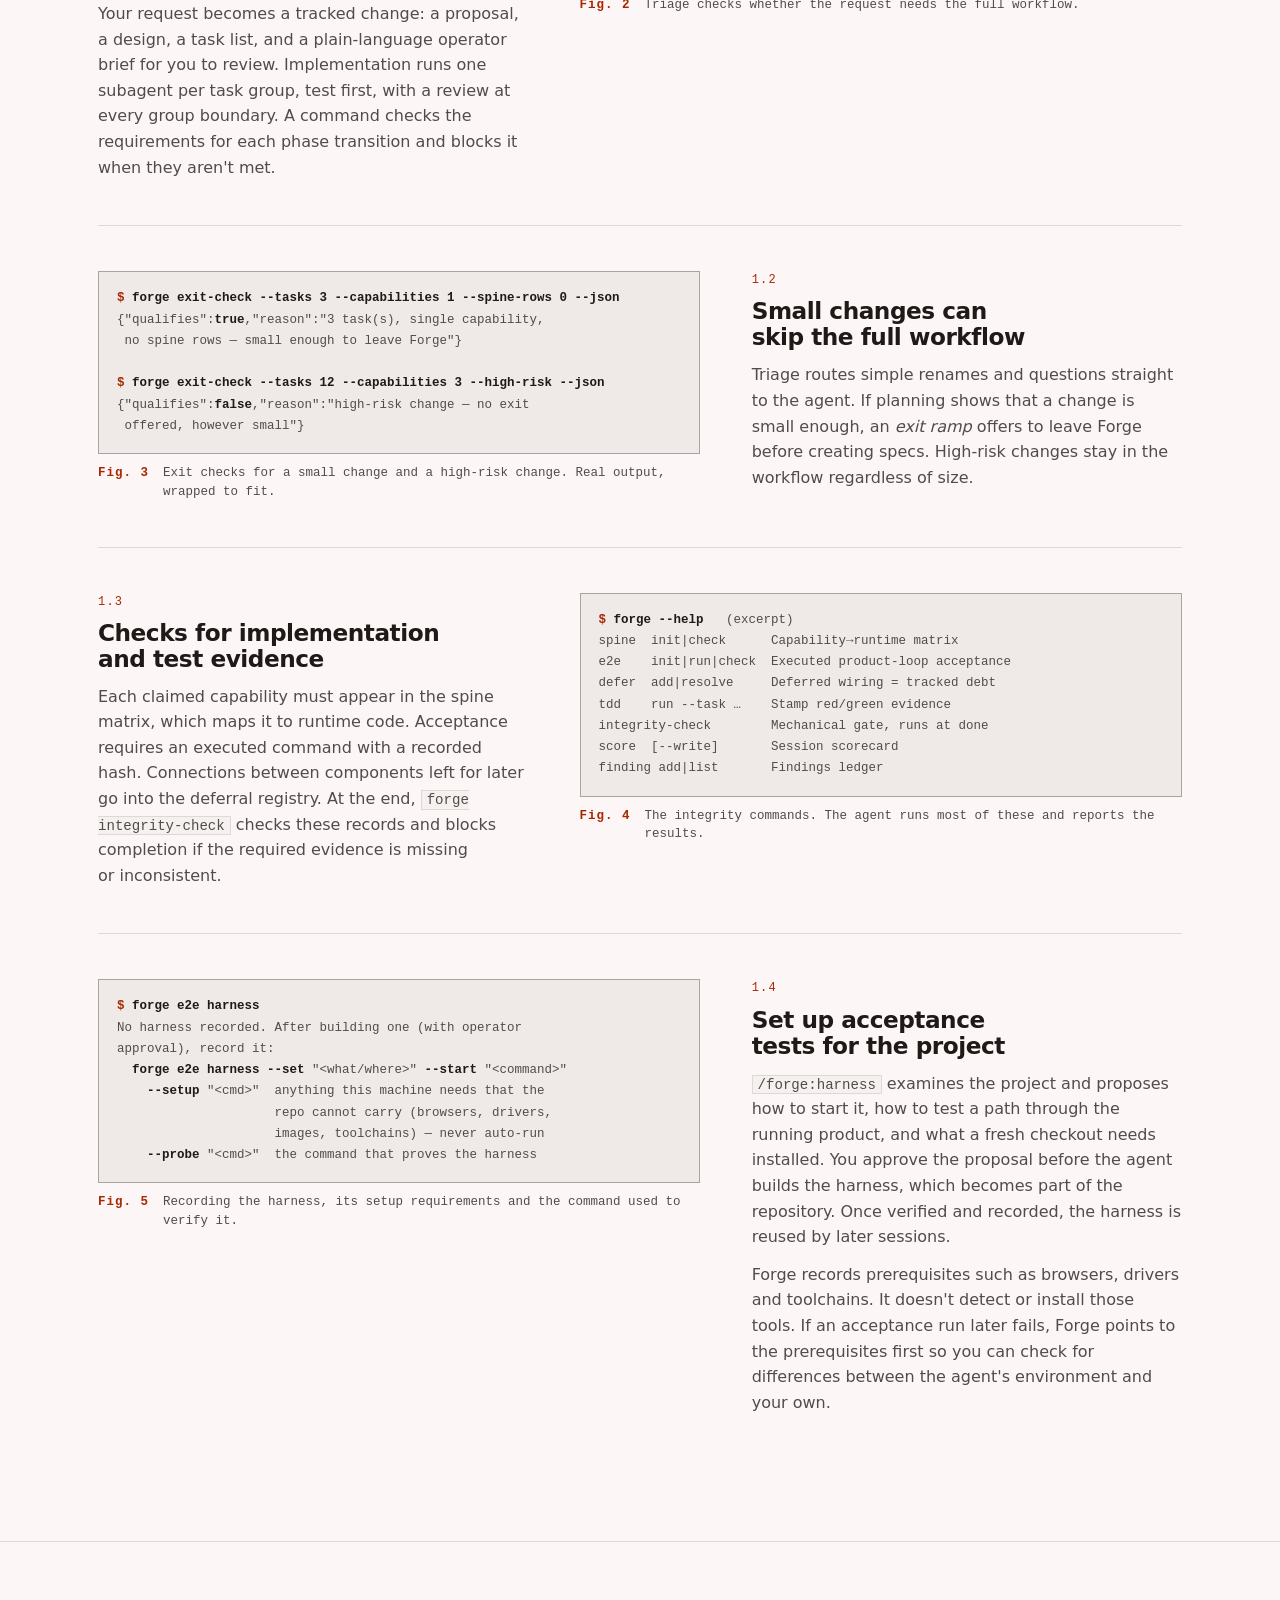
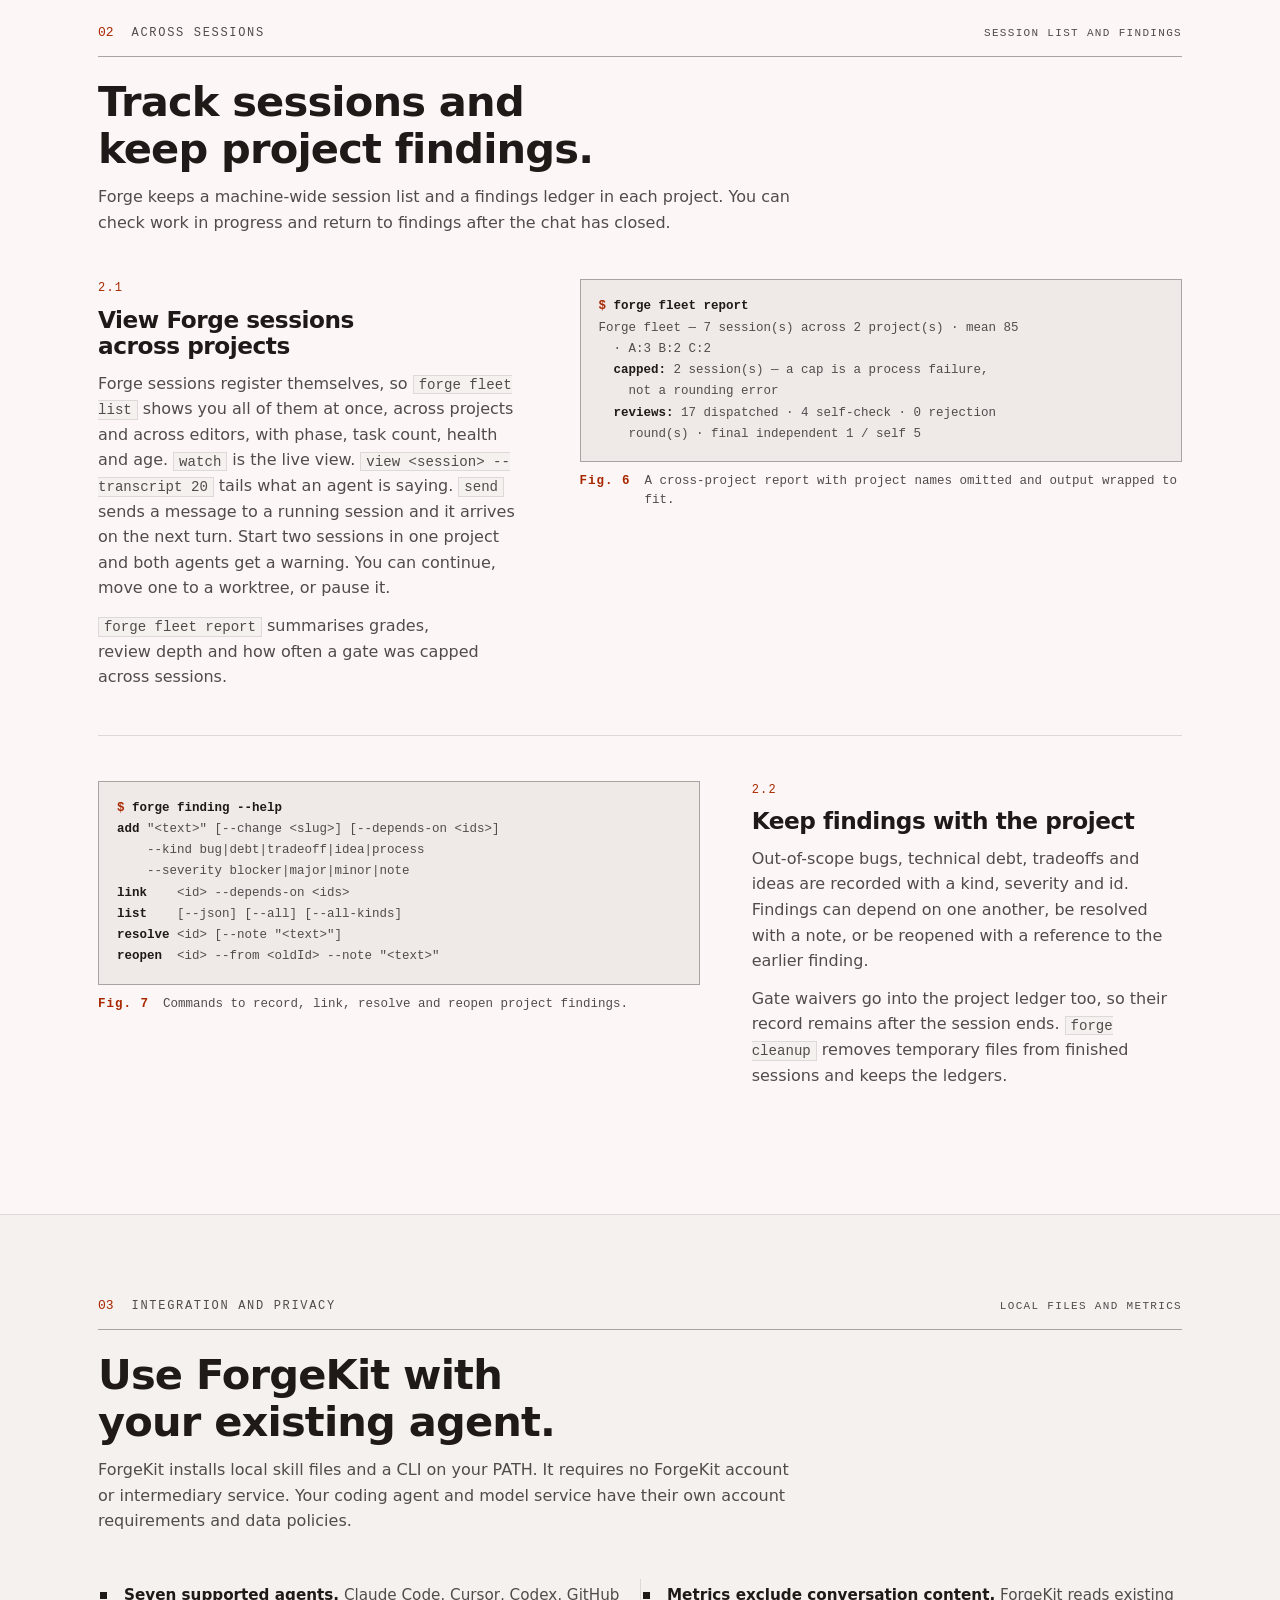
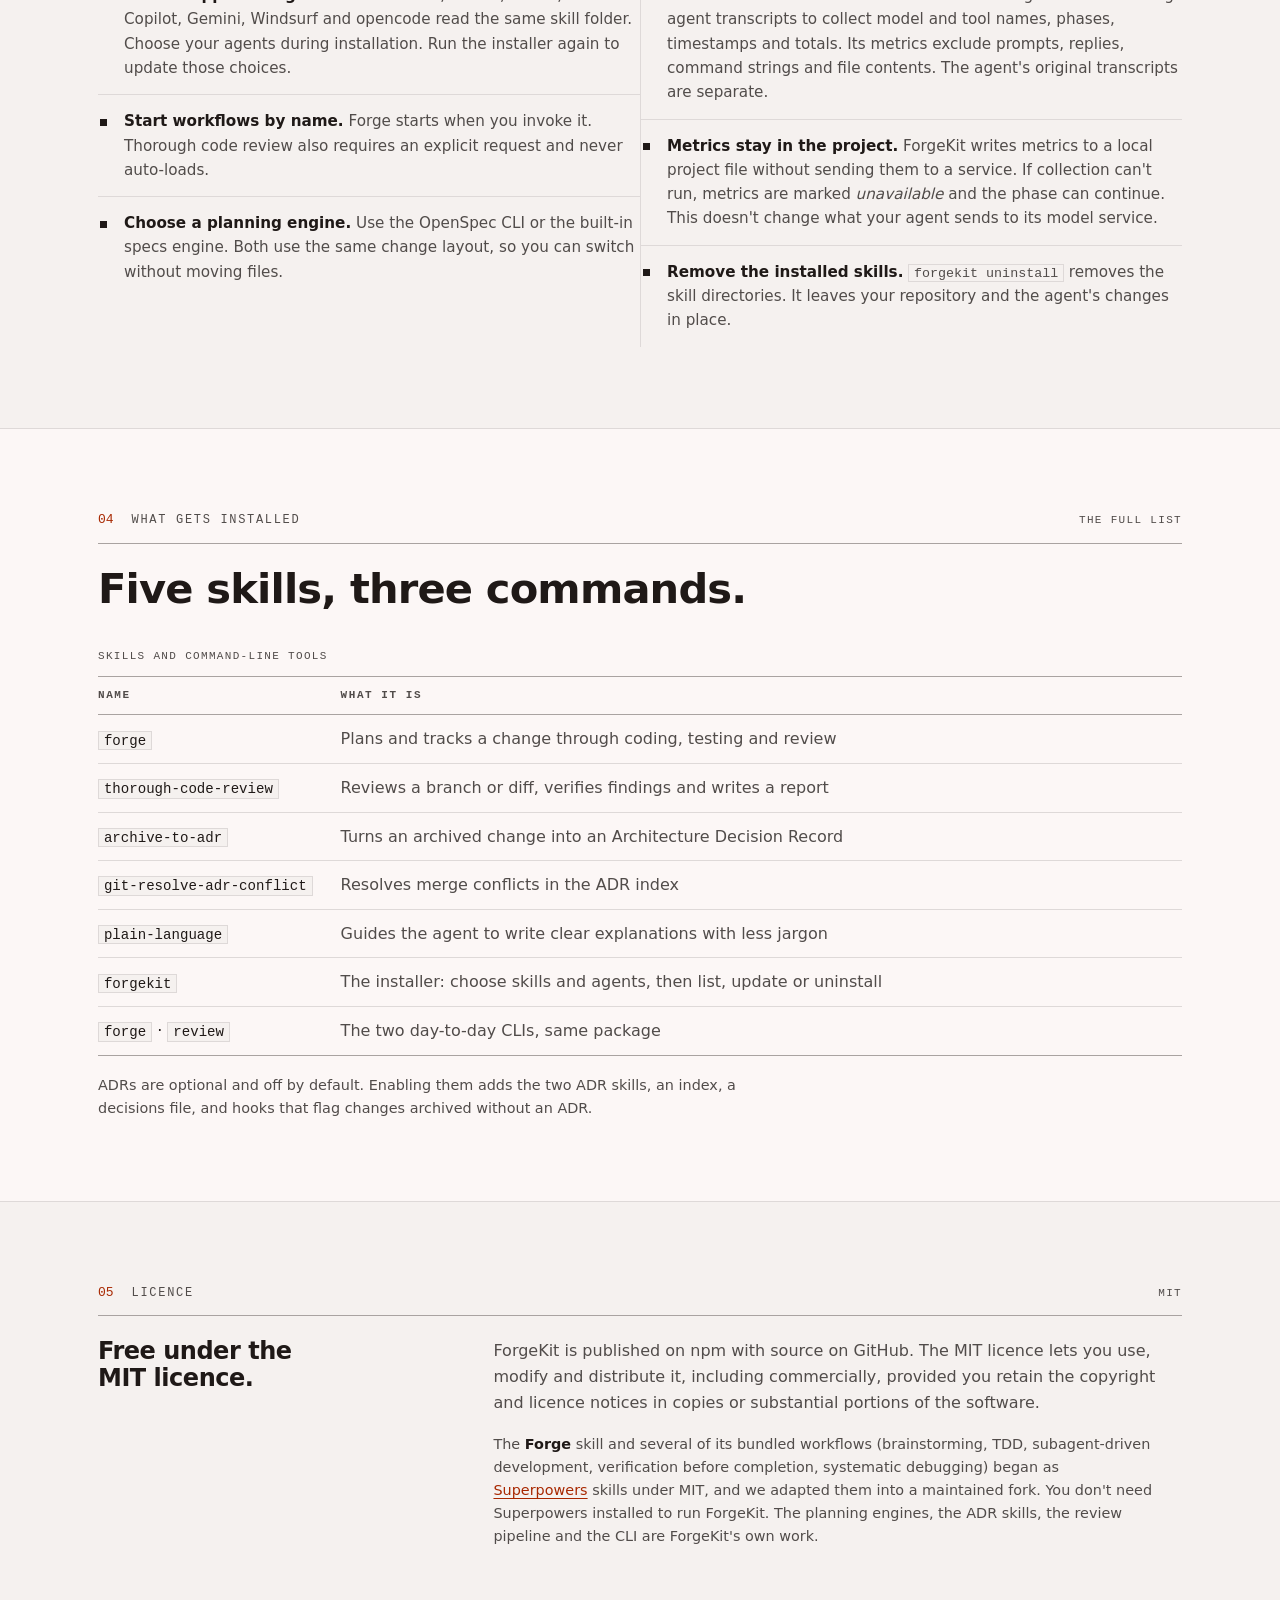
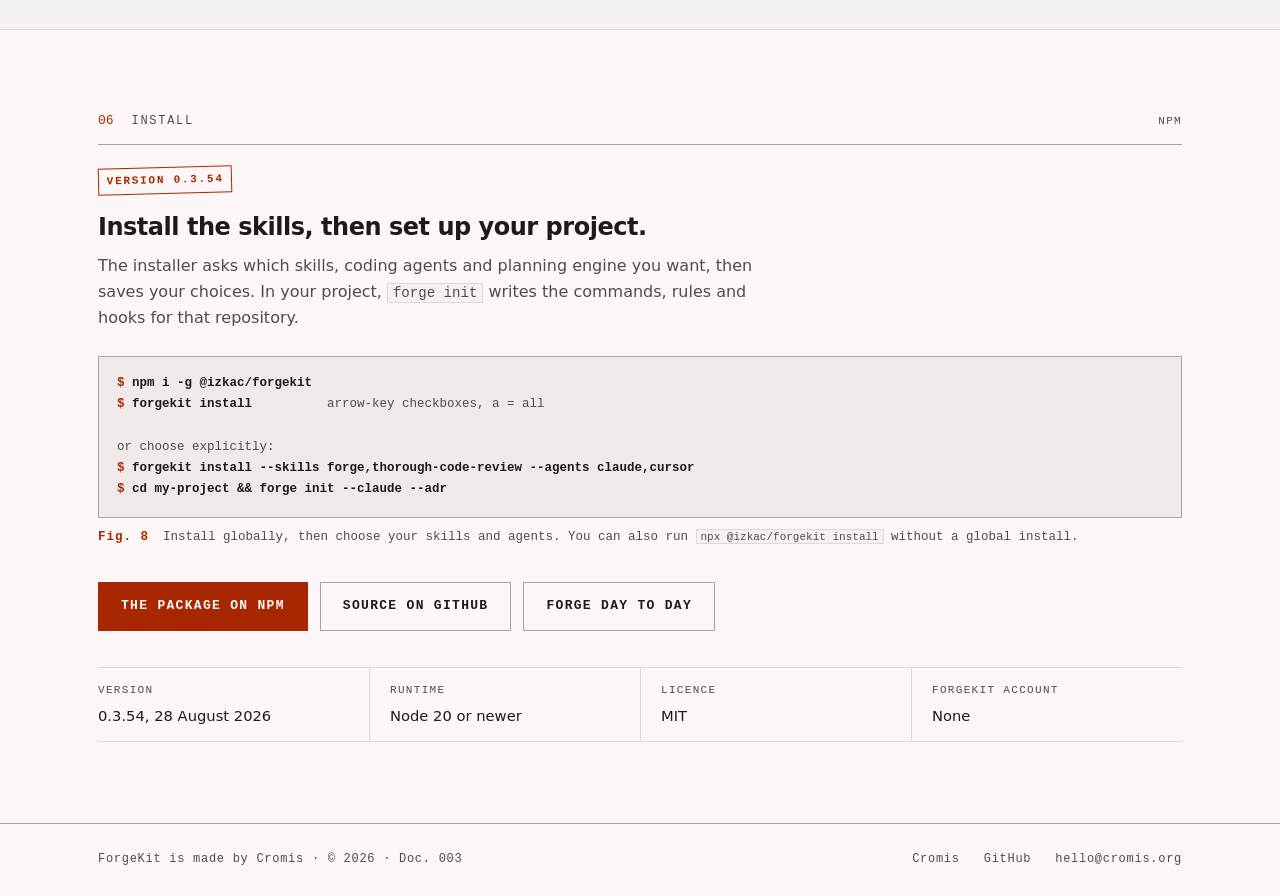
<file: forgekit/index.html>
<!doctype html>
<html lang="en">
<head>
<meta charset="utf-8">
<meta name="viewport" content="width=device-width, initial-scale=1">
<title>ForgeKit: agent skills for Claude Code, Codex and Cursor</title>
<meta name="description" content="ForgeKit by Cromis installs development and code review skills for seven coding agents, with checks at each phase, end-to-end acceptance tests and project findings. Free under MIT, on npm.">
<link rel="icon" href="../favicon.svg" type="image/svg+xml">
<link rel="stylesheet" href="../style.css">
<script src="../theme.js"></script>
<meta property="og:title" content="ForgeKit: development and review skills for coding agents">
<meta property="og:description" content="Agent skills by Cromis, with checks at each phase, end-to-end acceptance tests and project findings. Free under MIT, on npm.">
<meta property="og:type" content="website">
<meta property="og:url" content="https://cromis.org/forgekit/">
<meta property="og:site_name" content="Cromis">
<meta property="og:image" content="https://cromis.org/og.jpg">
<meta property="og:image:width" content="1200">
<meta property="og:image:height" content="630">
<meta property="og:image:alt" content="Alcove, Cromis's Windows desktop organizer, with the Documents drawer open.">
<meta name="twitter:card" content="summary_large_image">
<link rel="canonical" href="https://cromis.org/forgekit/">
<script type="application/ld+json">
{
  "@context": "https://schema.org",
  "@type": "SoftwareApplication",
  "@id": "https://cromis.org/forgekit/#app",
  "name": "ForgeKit",
  "applicationCategory": "DeveloperApplication",
  "operatingSystem": "Windows, macOS, Linux",
  "softwareVersion": "0.3.54",
  "url": "https://cromis.org/forgekit/",
  "downloadUrl": "https://www.npmjs.com/package/@izkac/forgekit",
  "license": "https://opensource.org/licenses/MIT",
  "isAccessibleForFree": true,
  "description": "ForgeKit by Cromis installs portable development and code review skills for Claude Code, Codex, Cursor, Copilot, Gemini, Windsurf and opencode, with checks at each phase, end-to-end acceptance tests and project findings.",
  "offers": {
    "@type": "Offer",
    "price": "0",
    "priceCurrency": "USD",
    "availability": "https://schema.org/InStock"
  },
  "publisher": { "@id": "https://cromis.org/#studio" }
}
</script>
</head>
<body>

<header class="masthead">
  <div class="wrap">
    <a class="brand" href="../">
      <svg viewBox="0 0 32 32" aria-hidden="true">
        <rect x="4" y="5" width="24" height="6" fill="currentColor"/>
        <rect x="4" y="13" width="24" height="6" fill="currentColor" opacity=".55"/>
        <rect x="4" y="21" width="17" height="6" fill="currentColor" opacity=".3"/>
        <rect x="23" y="21" width="5" height="6" fill="var(--signal)"/>
      </svg>
      Cromis <span class="brand-sub">/ software studio</span>
    </a>
    <nav aria-label="Site">
      <a href="./" aria-current="page">ForgeKit</a>
      <a href="#pipeline" class="hide-sm">Workflow</a>
      <a href="#fleet" class="hide-sm">Sessions</a>
      <a href="#licence" class="hide-sm">Licence</a>
      <a href="#get">Install</a>
      <button class="theme" type="button" data-theme-toggle
              aria-label="Switch between dark and light" title="Switch between dark and light">
        <svg viewBox="0 0 24 24" aria-hidden="true">
          <circle cx="12" cy="12" r="9" fill="none" stroke="currentColor" stroke-width="1.8"/>
          <path d="M12 3a9 9 0 0 0 0 18z" fill="currentColor"/>
        </svg>
      </button>
    </nav>
  </div>
</header>

<main>

  <section class="doc">
    <div class="wrap">
      <p class="doc-line">
        <span><span class="doc-no">DOC. 003</span> &nbsp;ForgeKit / what it is, and how it works</span>
        <span>Rev. 2026 &nbsp;·&nbsp; <span class="doc-no">Version 0.3.54</span></span>
      </p>
      <h1>Development and review skills for coding agents.</h1>
      <p class="lede">ForgeKit is Cromis's toolkit for working with coding agents.
      <strong>Forge</strong> takes a feature request through planning, implementation, testing
      and review, with command-based checks before each phase can advance.
      <strong>Thorough code review</strong> is a separate review workflow you invoke by name.
      Before a session can reach <em>done</em>, the checks require implemented tests, connected
      capabilities and a recorded acceptance run. If the project needs a test harness, Forge
      helps build one with your approval. Findings stay in the project after a session ends,
      and a shared table shows the Forge sessions running across your machine.</p>
      <dl class="facts">
        <div><dt>Package</dt><dd><code>@izkac/forgekit</code> on npm</dd></div>
        <div><dt>Runtime</dt><dd>Node 20 or newer</dd></div>
        <div><dt>Licence</dt><dd>MIT, open source</dd></div>
        <div><dt>Supported agents</dt><dd>Seven, one install</dd></div>
      </dl>
      <div class="actions">
        <a class="btn btn-primary" href="#get">Install it</a>
        <a class="btn" href="#pipeline">How it works</a>
        <a class="btn" href="https://github.com/izkac/forgekit">Source on GitHub</a>
      </div>
      <figure>
        <pre class="term"><i>$</i> <b>forgekit list</b>
forge                     claude,cursor,codex,copilot,gemini,windsurf,opencode  <b>present</b>
thorough-code-review      claude,cursor,codex,copilot,gemini,windsurf,opencode  <b>present</b>
archive-to-adr            claude,cursor,codex,copilot,gemini,windsurf,opencode  <b>present</b>
git-resolve-adr-conflict  claude,cursor,codex,copilot,gemini,windsurf,opencode  <b>present</b>
plain-language            claude,cursor,codex,copilot,gemini,windsurf,opencode  <b>present</b></pre>
        <figcaption><span class="fig-no">Fig. 1</span>
        <span>The five skills share one folder, <code>~/.agents/skills/</code>.
        Agents that use a different path get a symlink to it.</span></figcaption>
      </figure>
    </div>
  </section>

  <section class="block" id="pipeline">
    <div class="wrap">
      <p class="sec-head">
        <span class="sec-no">01</span>
        <span class="sec-kicker">What it does</span>
        <span class="sec-tag">Four things</span>
      </p>
      <h2>Start Forge when the work needs it.</h2>
      <p class="sec-sub">Invoke Forge by name to start a tracked workflow. Each phase produces
      project records and has checks that must pass before the next phase begins.</p>

      <div class="entries">

        <article class="entry">
          <div class="entry-text">
            <p class="entry-no">1.1</p>
            <h3>Seven phases with a record of the work</h3>
            <p class="entry-body">Your request becomes a tracked change: a proposal, a design, a
            task list, and a plain-language operator brief for you to review.
            Implementation runs one subagent per task group, test first, with a review at every
            group boundary. A command checks the requirements for each phase transition and
            blocks it when they aren't met.</p>
          </div>
          <figure class="entry-art">
            <pre class="term">triage → brainstorm → plan → implement
       → verify → review → finish</pre>
            <figcaption><span class="fig-no">Fig. 2</span>
            <span>Triage checks whether the request needs the full workflow.</span></figcaption>
          </figure>
        </article>

        <article class="entry flip">
          <div class="entry-text">
            <p class="entry-no">1.2</p>
            <h3>Small changes can skip the full workflow</h3>
            <p class="entry-body">Triage routes simple renames and questions straight to the
            agent. If planning shows that a change is small enough, an <em>exit ramp</em>
            offers to leave Forge before creating specs. High-risk changes stay in the
            workflow regardless of size.</p>
          </div>
          <figure class="entry-art">
            <pre class="term"><i>$</i> <b>forge exit-check --tasks 3 --capabilities 1 --spine-rows 0 --json</b>
{"qualifies":<b>true</b>,"reason":"3 task(s), single capability,
 no spine rows — small enough to leave Forge"}

<i>$</i> <b>forge exit-check --tasks 12 --capabilities 3 --high-risk --json</b>
{"qualifies":<b>false</b>,"reason":"high-risk change — no exit
 offered, however small"}</pre>
            <figcaption><span class="fig-no">Fig. 3</span>
            <span>Exit checks for a small change and a high-risk change. Real output, wrapped to fit.</span></figcaption>
          </figure>
        </article>

        <article class="entry">
          <div class="entry-text">
            <p class="entry-no">1.3</p>
            <h3>Checks for implementation and test evidence</h3>
            <p class="entry-body">Each claimed capability must appear in the spine matrix,
            which maps it to runtime code. Acceptance requires an executed command with a
            recorded hash. Connections between components left for later go into the deferral
            registry. At the end, <code>forge integrity-check</code> checks these records and
            blocks completion if the required evidence is missing or inconsistent.</p>
          </div>
          <figure class="entry-art">
            <pre class="term"><i>$</i> <b>forge --help</b>   (excerpt)
spine  init|check      Capability→runtime matrix
e2e    init|run|check  Executed product-loop acceptance
defer  add|resolve     Deferred wiring = tracked debt
tdd    run --task …    Stamp red/green evidence
integrity-check        Mechanical gate, runs at done
score  [--write]       Session scorecard
finding add|list       Findings ledger</pre>
            <figcaption><span class="fig-no">Fig. 4</span>
            <span>The integrity commands. The agent runs most of these and reports the results.</span></figcaption>
          </figure>
        </article>

        <article class="entry flip">
          <div class="entry-text">
            <p class="entry-no">1.4</p>
            <h3>Set up acceptance tests for the project</h3>
            <p class="entry-body"><code>/forge:harness</code> examines the project and proposes
            how to start it, how to test a path through the running product, and what a fresh
            checkout needs installed. You approve the proposal before the agent builds the
            harness, which becomes part of the repository. Once verified and recorded, the
            harness is reused by later sessions.</p>
            <p class="entry-body">Forge records prerequisites such as browsers, drivers and
            toolchains. It doesn't detect or install those tools. If an acceptance run later
            fails, Forge points to the prerequisites first so you can check for differences
            between the agent's environment and your own.</p>
          </div>
          <figure class="entry-art">
            <pre class="term"><i>$</i> <b>forge e2e harness</b>
No harness recorded. After building one (with operator
approval), record it:
  <b>forge e2e harness --set</b> "&lt;what/where&gt;" <b>--start</b> "&lt;command&gt;"
    <b>--setup</b> "&lt;cmd&gt;"  anything this machine needs that the
                     repo cannot carry (browsers, drivers,
                     images, toolchains) — never auto-run
    <b>--probe</b> "&lt;cmd&gt;"  the command that proves the harness</pre>
            <figcaption><span class="fig-no">Fig. 5</span>
            <span>Recording the harness, its setup requirements and the command used to verify it.</span></figcaption>
          </figure>
        </article>

      </div>
    </div>
  </section>

  <section class="block" id="fleet">
    <div class="wrap">
      <p class="sec-head">
        <span class="sec-no">02</span>
        <span class="sec-kicker">Across sessions</span>
        <span class="sec-tag">Session list and findings</span>
      </p>
      <h2>Track sessions and keep project findings.</h2>
      <p class="sec-sub">Forge keeps a machine-wide session list and a findings ledger in each
      project. You can check work in progress and return to findings after the chat has closed.</p>

      <div class="entries">

        <article class="entry">
          <div class="entry-text">
            <p class="entry-no">2.1</p>
            <h3>View Forge sessions across projects</h3>
            <p class="entry-body">Forge sessions register themselves, so
            <code>forge fleet list</code> shows you all of them at once, across projects and
            across editors, with phase, task count, health and age. <code>watch</code> is the
            live view. <code>view &lt;session&gt; --transcript 20</code> tails what an agent is
            saying. <code>send</code> sends a message to a running session and it
            arrives on the next turn. Start two sessions in one project and both agents get a
            warning. You can continue, move one to a worktree, or pause it.</p>
            <p class="entry-body"><code>forge fleet report</code> summarises grades, review
            depth and how often a gate was capped across sessions.</p>
          </div>
          <figure class="entry-art">
            <pre class="term"><i>$</i> <b>forge fleet report</b>
Forge fleet — 7 session(s) across 2 project(s) · mean 85
  · A:3 B:2 C:2
  <b>capped:</b> 2 session(s) — a cap is a process failure,
    not a rounding error
  <b>reviews:</b> 17 dispatched · 4 self-check · 0 rejection
    round(s) · final independent 1 / self 5</pre>
            <figcaption><span class="fig-no">Fig. 6</span>
            <span>A cross-project report with project names omitted and output wrapped to fit.</span></figcaption>
          </figure>
        </article>

        <article class="entry flip">
          <div class="entry-text">
            <p class="entry-no">2.2</p>
            <h3>Keep findings with the project</h3>
            <p class="entry-body">Out-of-scope bugs, technical debt, tradeoffs and ideas are
            recorded with a kind, severity and id. Findings can depend on one another, be
            resolved with a note, or be reopened with a reference to the earlier finding.</p>
            <p class="entry-body">Gate waivers go into the project ledger too, so their record
            remains after the session ends. <code>forge cleanup</code> removes temporary files
            from finished sessions and keeps the ledgers.</p>
          </div>
          <figure class="entry-art">
            <pre class="term"><i>$</i> <b>forge finding --help</b>
<b>add</b> "&lt;text&gt;" [--change &lt;slug&gt;] [--depends-on &lt;ids&gt;]
    --kind bug|debt|tradeoff|idea|process
    --severity blocker|major|minor|note
<b>link</b>    &lt;id&gt; --depends-on &lt;ids&gt;
<b>list</b>    [--json] [--all] [--all-kinds]
<b>resolve</b> &lt;id&gt; [--note "&lt;text&gt;"]
<b>reopen</b>  &lt;id&gt; --from &lt;oldId&gt; --note "&lt;text&gt;"</pre>
            <figcaption><span class="fig-no">Fig. 7</span>
            <span>Commands to record, link, resolve and reopen project findings.</span></figcaption>
          </figure>
        </article>

      </div>
    </div>
  </section>

  <section class="block band" id="behaviour">
    <div class="wrap">
      <p class="sec-head">
        <span class="sec-no">03</span>
        <span class="sec-kicker">Integration and privacy</span>
        <span class="sec-tag">Local files and metrics</span>
      </p>
      <h2>Use ForgeKit with your existing agent.</h2>
      <p class="sec-sub">ForgeKit installs local skill files and a CLI on your PATH. It requires
      no ForgeKit account or intermediary service. Your coding agent and model service have
      their own account requirements and data policies.</p>

      <div class="cols cols-2">
        <ul class="checks">
          <li><strong>Seven supported agents.</strong> Claude Code, Cursor, Codex, GitHub Copilot, Gemini, Windsurf and opencode read the same skill folder. Choose your agents during installation. Run the installer again to update those choices.</li>
          <li><strong>Start workflows by name.</strong> Forge starts when you invoke it. Thorough code review also requires an explicit request and never auto-loads.</li>
          <li><strong>Choose a planning engine.</strong> Use the OpenSpec CLI or the built-in specs engine. Both use the same change layout, so you can switch without moving files.</li>
        </ul>
        <ul class="checks">
          <li><strong>Metrics exclude conversation content.</strong> ForgeKit reads existing agent transcripts to collect model and tool names, phases, timestamps and totals. Its metrics exclude prompts, replies, command strings and file contents. The agent's original transcripts are separate.</li>
          <li><strong>Metrics stay in the project.</strong> ForgeKit writes metrics to a local project file without sending them to a service. If collection can't run, metrics are marked <em>unavailable</em> and the phase can continue. This doesn't change what your agent sends to its model service.</li>
          <li><strong>Remove the installed skills.</strong> <code>forgekit uninstall</code> removes the skill directories. It leaves your repository and the agent's changes in place.</li>
        </ul>
      </div>
    </div>
  </section>

  <section class="block" id="skills">
    <div class="wrap">
      <p class="sec-head">
        <span class="sec-no">04</span>
        <span class="sec-kicker">What gets installed</span>
        <span class="sec-tag">The full list</span>
      </p>
      <h2>Five skills, three commands.</h2>
      <table class="keys">
        <caption>Skills and command-line tools</caption>
        <thead>
          <tr><th scope="col">Name</th><th scope="col">What it is</th></tr>
        </thead>
        <tbody>
          <tr><td><code>forge</code></td><td>Plans and tracks a change through coding, testing and review</td></tr>
          <tr><td><code>thorough-code-review</code></td><td>Reviews a branch or diff, verifies findings and writes a report</td></tr>
          <tr><td><code>archive-to-adr</code></td><td>Turns an archived change into an Architecture Decision Record</td></tr>
          <tr><td><code>git-resolve-adr-conflict</code></td><td>Resolves merge conflicts in the ADR index</td></tr>
          <tr><td><code>plain-language</code></td><td>Guides the agent to write clear explanations with less jargon</td></tr>
          <tr><td><code>forgekit</code></td><td>The installer: choose skills and agents, then list, update or uninstall</td></tr>
          <tr><td><code>forge</code> &middot; <code>review</code></td><td>The two day-to-day CLIs, same package</td></tr>
        </tbody>
      </table>
      <p class="note">ADRs are optional and off by default. Enabling them adds the two ADR
      skills, an index, a decisions file, and hooks that flag changes archived without an ADR.</p>
    </div>
  </section>

  <section class="block band" id="licence">
    <div class="wrap">
      <p class="sec-head">
        <span class="sec-no">05</span>
        <span class="sec-kicker">Licence</span>
        <span class="sec-tag">MIT</span>
      </p>
      <div class="band-inner" style="margin-top:22px">
        <h2>Free under the MIT licence.</h2>
        <div>
          <p class="sec-sub" style="margin-top:0">ForgeKit is published on npm with source on
          GitHub. The MIT licence lets you use, modify and distribute it, including commercially,
          provided you retain the copyright and licence notices in copies or substantial
          portions of the software.</p>
          <p class="note">The <strong>Forge</strong> skill and several of
          its bundled workflows (brainstorming, TDD, subagent-driven development, verification
          before completion, systematic debugging) began as
          <a href="https://github.com/obra/superpowers">Superpowers</a> skills under MIT, and we
          adapted them into a maintained fork. You don't need Superpowers installed to run
          ForgeKit. The planning engines, the ADR skills, the review pipeline and the CLI are
          ForgeKit's own work.</p>
        </div>
      </div>
    </div>
  </section>

  <section class="block" id="get">
    <div class="wrap">
      <p class="sec-head">
        <span class="sec-no">06</span>
        <span class="sec-kicker">Install</span>
        <span class="sec-tag">npm</span>
      </p>
      <div class="status-line">
        <span class="stamp">Version 0.3.54</span>
      </div>
      <h2 style="margin-top:20px">Install the skills, then set up your project.</h2>
      <p class="sec-sub">The installer asks which skills, coding agents and planning engine
      you want, then saves your choices. In your project,
      <code>forge init</code> writes the commands, rules and hooks for that repository.</p>
      <figure style="margin-top:26px">
        <pre class="term"><i>$</i> <b>npm i -g @izkac/forgekit</b>
<i>$</i> <b>forgekit install</b>          arrow-key checkboxes, a = all

or choose explicitly:
<i>$</i> <b>forgekit install --skills forge,thorough-code-review --agents claude,cursor</b>
<i>$</i> <b>cd my-project &amp;&amp; forge init --claude --adr</b></pre>
        <figcaption><span class="fig-no">Fig. 8</span>
        <span>Install globally, then choose your skills and agents. You can also run
        <code>npx @izkac/forgekit install</code> without a global install.</span></figcaption>
      </figure>
      <div class="actions">
        <a class="btn btn-primary" href="https://www.npmjs.com/package/@izkac/forgekit">The package on npm</a>
        <a class="btn" href="https://github.com/izkac/forgekit">Source on GitHub</a>
        <a class="btn" href="https://github.com/izkac/forgekit/blob/main/docs/day-to-day.md">Forge day to day</a>
      </div>
      <dl class="facts">
        <div><dt>Version</dt><dd>0.3.54, 28 August 2026</dd></div>
        <div><dt>Runtime</dt><dd>Node 20 or newer</dd></div>
        <div><dt>Licence</dt><dd>MIT</dd></div>
        <div><dt>ForgeKit account</dt><dd>None</dd></div>
      </dl>
    </div>
  </section>

</main>

<footer class="site">
  <div class="wrap">
    <span>ForgeKit is made by <a href="../">Cromis</a> &middot; &copy; 2026 &middot; Doc. 003</span>
    <span class="links">
      <a href="../">Cromis</a>
      <a href="https://github.com/izkac/forgekit">GitHub</a>
      <a href="mailto:hello@cromis.org">hello@cromis.org</a>
    </span>
  </div>
</footer>

</body>
</html>
</file>
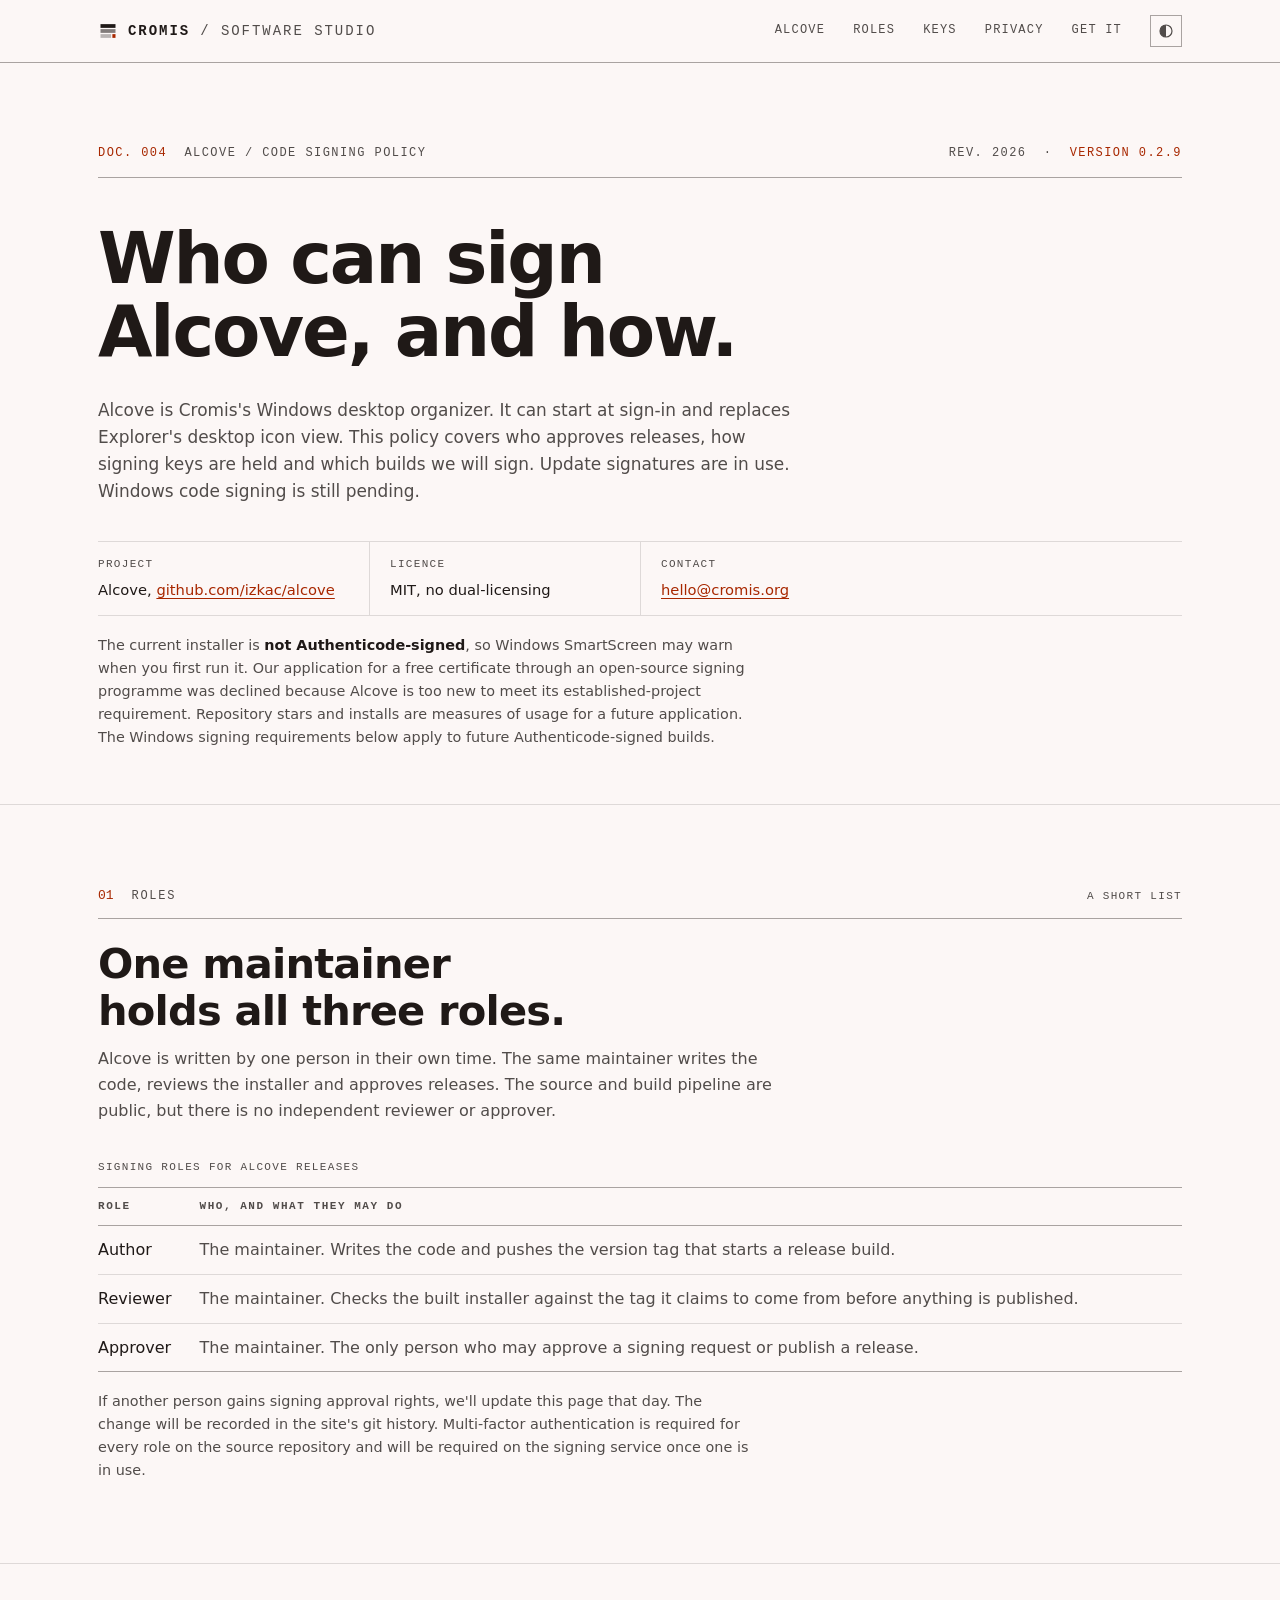
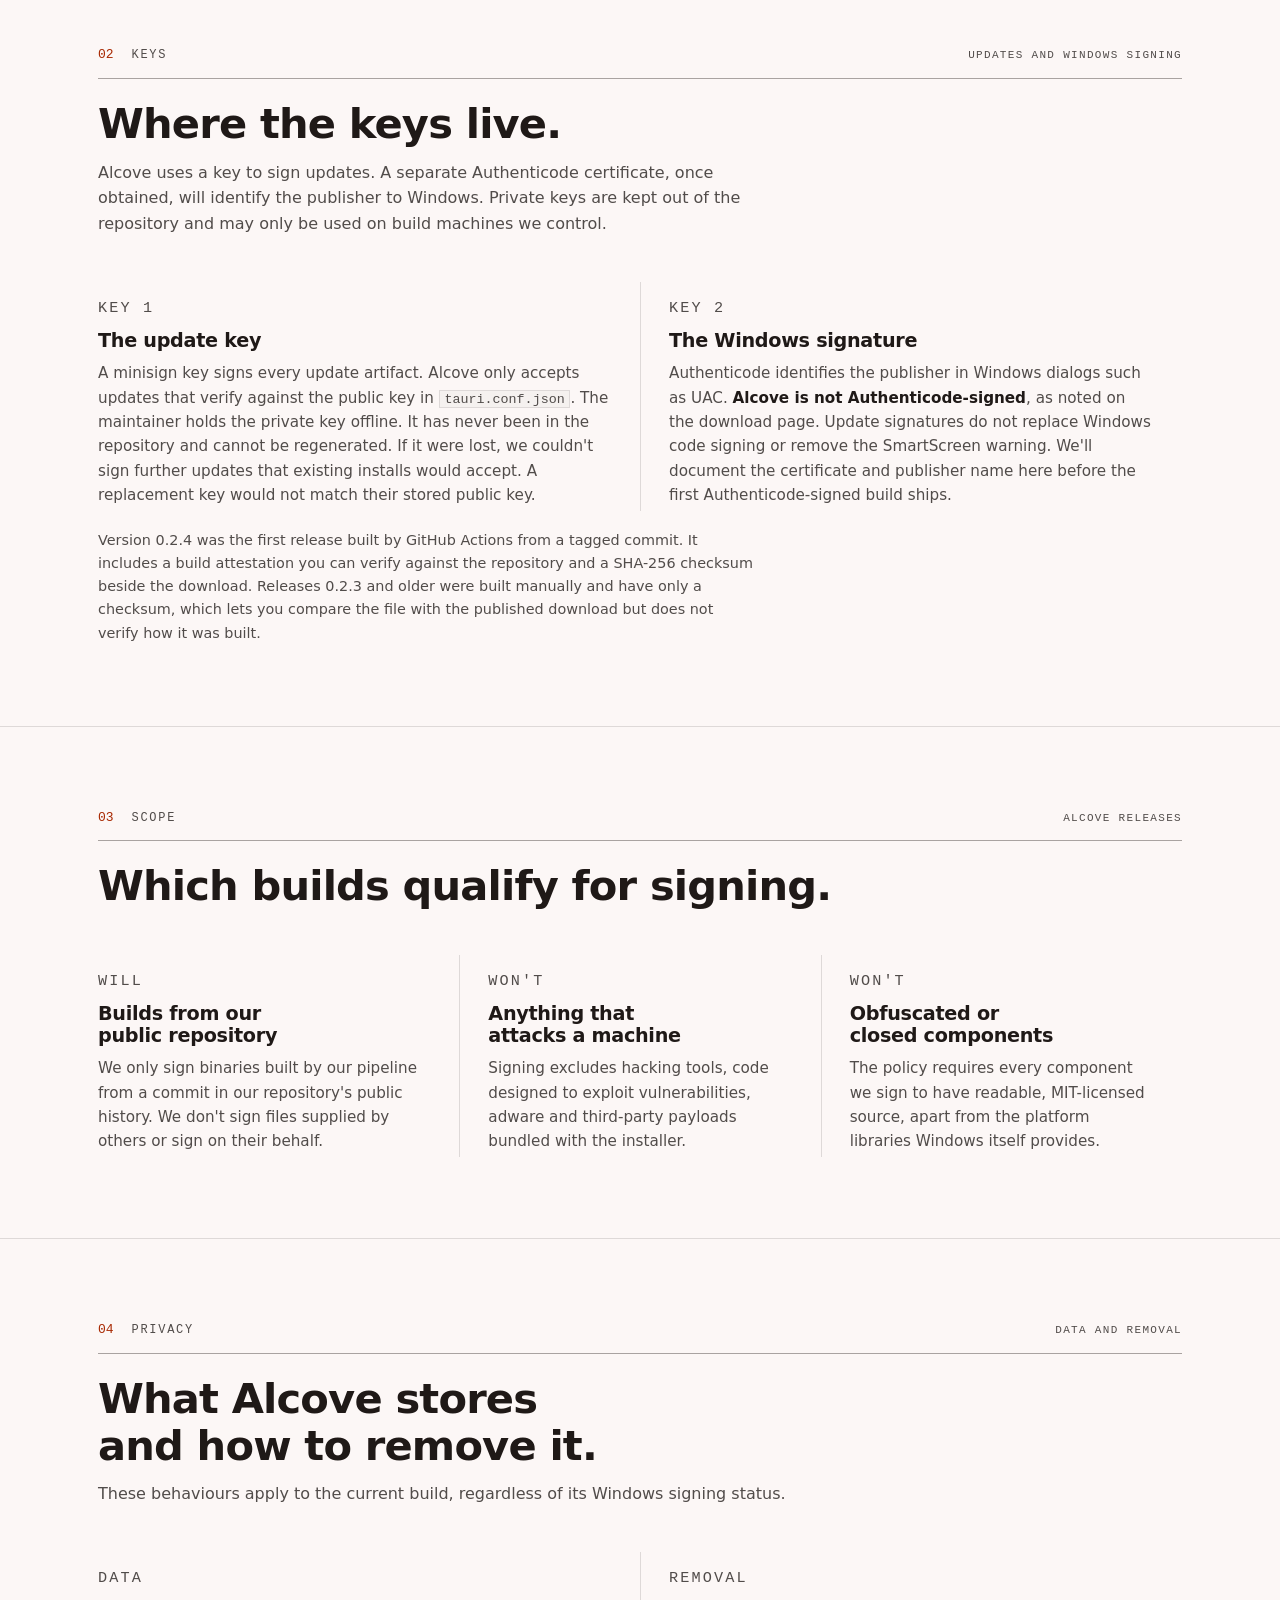
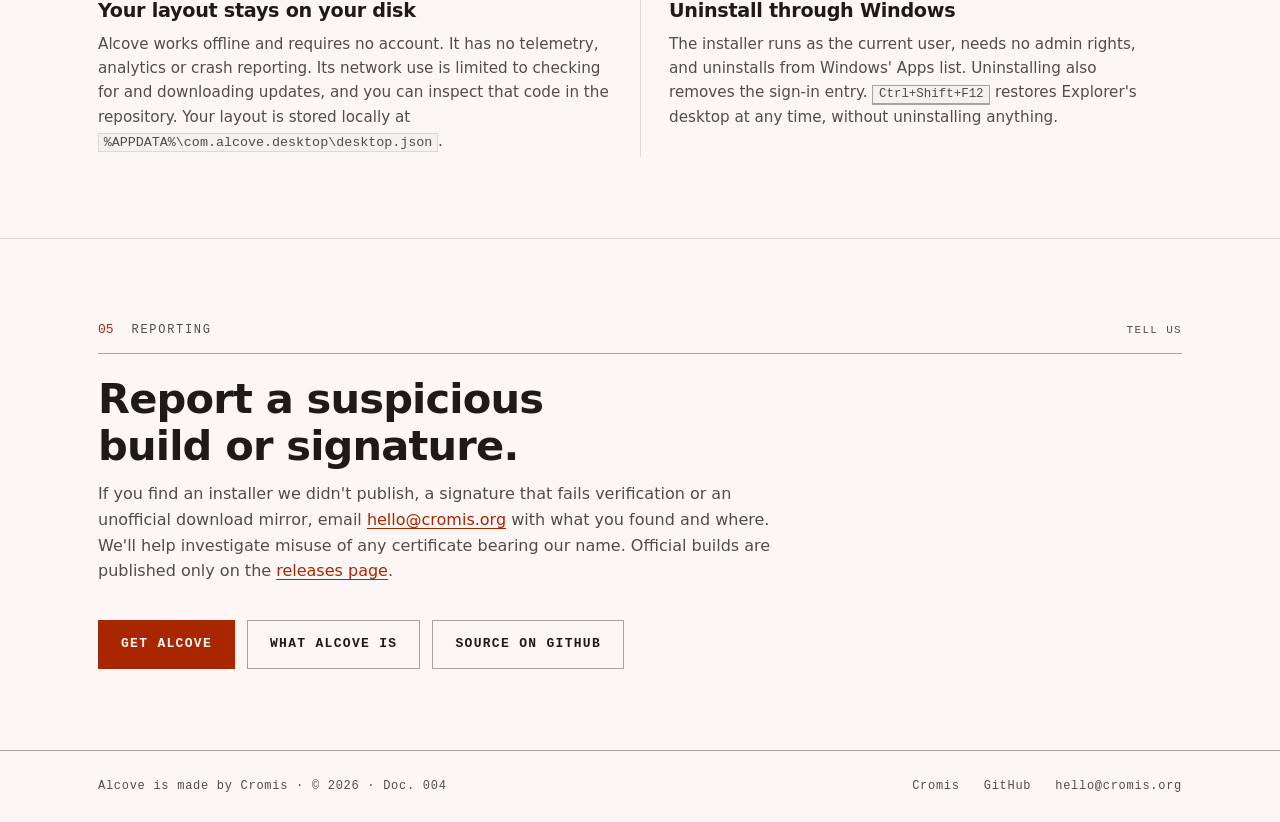
<file: alcove/code-signing/index.html>
<!doctype html>
<html lang="en">
<head>
<meta charset="utf-8">
<meta name="viewport" content="width=device-width, initial-scale=1">
<title>Alcove: code signing policy</title>
<meta name="description" content="Alcove's update signatures, key handling and release approval policy. The Windows installer is not Authenticode-signed yet and may trigger a SmartScreen warning.">
<link rel="icon" href="../../favicon.svg" type="image/svg+xml">
<link rel="stylesheet" href="../../style.css">
<script src="../../theme.js"></script>
<meta property="og:title" content="Alcove: code signing policy">
<meta property="og:description" content="How Cromis handles Alcove's update signatures and release approvals. Windows code signing is still pending, so the installer may trigger a SmartScreen warning.">
<meta property="og:type" content="website">
<meta property="og:url" content="https://cromis.org/alcove/code-signing/">
<meta property="og:site_name" content="Cromis">
<meta property="og:image" content="https://cromis.org/og.jpg">
<meta property="og:image:width" content="1200">
<meta property="og:image:height" content="630">
<meta property="og:image:alt" content="The Alcove desktop: a shelf rail of named drawers down the left, the Documents drawer open, and the frequent strip along the bottom.">
<meta name="twitter:card" content="summary_large_image">
<link rel="canonical" href="https://cromis.org/alcove/code-signing/">
</head>
<body>

<header class="masthead">
  <div class="wrap">
    <a class="brand" href="../../">
      <svg viewBox="0 0 32 32" aria-hidden="true">
        <rect x="4" y="5" width="24" height="6" fill="currentColor"/>
        <rect x="4" y="13" width="24" height="6" fill="currentColor" opacity=".55"/>
        <rect x="4" y="21" width="17" height="6" fill="currentColor" opacity=".3"/>
        <rect x="23" y="21" width="5" height="6" fill="var(--signal)"/>
      </svg>
      Cromis <span class="brand-sub">/ software studio</span>
    </a>
    <nav aria-label="Site">
      <a href="../">Alcove</a>
      <a href="#roles" class="hide-sm">Roles</a>
      <a href="#keys" class="hide-sm">Keys</a>
      <a href="#privacy" class="hide-sm">Privacy</a>
      <a href="../#get">Get it</a>
      <button class="theme" type="button" data-theme-toggle
              aria-label="Switch between dark and light" title="Switch between dark and light">
        <svg viewBox="0 0 24 24" aria-hidden="true">
          <circle cx="12" cy="12" r="9" fill="none" stroke="currentColor" stroke-width="1.8"/>
          <path d="M12 3a9 9 0 0 0 0 18z" fill="currentColor"/>
        </svg>
      </button>
    </nav>
  </div>
</header>

<main>

  <section class="doc">
    <div class="wrap">
      <p class="doc-line">
        <span><span class="doc-no">DOC. 004</span> &nbsp;Alcove / code signing policy</span>
        <span>Rev. 2026 &nbsp;&middot;&nbsp; <span class="doc-no">Version 0.2.9</span></span>
      </p>
      <h1>Who can sign Alcove, and how.</h1>
      <p class="lede">Alcove is Cromis's Windows desktop organizer. It can start at sign-in and
      replaces Explorer's desktop icon view. This policy covers who approves releases, how
      signing keys are held and which builds we will sign. Update signatures are in use.
      Windows code signing is still pending.</p>
      <dl class="facts">
        <div><dt>Project</dt><dd>Alcove, <a href="https://github.com/izkac/alcove">github.com/izkac/alcove</a></dd></div>
        <div><dt>Licence</dt><dd>MIT, no dual-licensing</dd></div>
        <div><dt>Contact</dt><dd><a href="mailto:hello@cromis.org">hello@cromis.org</a></dd></div>
      </dl>
      <p class="note">The current installer is <strong>not Authenticode-signed</strong>, so
      Windows SmartScreen may warn when you first run it. Our application for a free certificate
      through an open-source signing programme was declined because Alcove is too new to meet
      its established-project requirement. Repository stars and installs are measures of usage
      for a future application. The Windows signing requirements below apply to future
      Authenticode-signed builds.</p>
    </div>
  </section>

  <section class="block" id="roles">
    <div class="wrap">
      <p class="sec-head">
        <span class="sec-no">01</span>
        <span class="sec-kicker">Roles</span>
        <span class="sec-tag">A short list</span>
      </p>
      <h2>One maintainer holds all three roles.</h2>
      <p class="sec-sub">Alcove is written by one person in their own time. The same maintainer
      writes the code, reviews the installer and approves releases. The source and build
      pipeline are public, but there is no independent reviewer or approver.</p>
      <table class="keys">
        <caption>Signing roles for Alcove releases</caption>
        <thead>
          <tr><th scope="col">Role</th><th scope="col">Who, and what they may do</th></tr>
        </thead>
        <tbody>
          <tr><td>Author</td><td>The maintainer. Writes the code and pushes the version tag that starts a release build.</td></tr>
          <tr><td>Reviewer</td><td>The maintainer. Checks the built installer against the tag it claims to come from before anything is published.</td></tr>
          <tr><td>Approver</td><td>The maintainer. The only person who may approve a signing request or publish a release.</td></tr>
        </tbody>
      </table>
      <p class="note">If another person gains signing approval rights, we'll update this page
      that day. The change will be recorded in the site's git history. Multi-factor
      authentication is required for every role on the source repository and will be required
      on the signing service once one is in use.</p>
    </div>
  </section>

  <section class="block" id="keys">
    <div class="wrap">
      <p class="sec-head">
        <span class="sec-no">02</span>
        <span class="sec-kicker">Keys</span>
        <span class="sec-tag">Updates and Windows signing</span>
      </p>
      <h2>Where the keys live.</h2>
      <p class="sec-sub">Alcove uses a key to sign updates. A separate Authenticode certificate,
      once obtained, will identify the publisher to Windows. Private keys are kept out of the
      repository and may only be used on build machines we control.</p>
      <div class="cols cols-2">
        <div>
          <p class="col-kicker">Key 1</p>
          <h3>The update key</h3>
          <p>A minisign key signs every update artifact. Alcove only accepts updates that
          verify against the public key in <code>tauri.conf.json</code>. The maintainer holds
          the private key offline. It has never been in the repository and cannot be regenerated.
          If it were lost, we couldn't sign further updates that existing installs would
          accept. A replacement key would not match their stored public key.</p>
        </div>
        <div>
          <p class="col-kicker">Key 2</p>
          <h3>The Windows signature</h3>
          <p>Authenticode identifies the publisher in Windows dialogs such as UAC.
          <strong>Alcove is not Authenticode-signed</strong>, as noted on the download page.
          Update signatures do not replace Windows code signing or remove the SmartScreen
          warning. We'll document the certificate and publisher name here before the first
          Authenticode-signed build ships.</p>
        </div>
      </div>
      <p class="note">Version 0.2.4 was the first release built by GitHub Actions from a tagged
      commit. It includes a build attestation you can verify against the repository and a
      SHA-256 checksum beside the download. Releases 0.2.3 and older were built manually and
      have only a checksum, which lets you compare the file with the published download but
      does not verify how it was built.</p>
    </div>
  </section>

  <section class="block" id="what">
    <div class="wrap">
      <p class="sec-head">
        <span class="sec-no">03</span>
        <span class="sec-kicker">Scope</span>
        <span class="sec-tag">Alcove releases</span>
      </p>
      <h2>Which builds qualify for signing.</h2>
      <div class="cols cols-3">
        <div>
          <p class="col-kicker">Will</p>
          <h3>Builds from our public repository</h3>
          <p>We only sign binaries built by our pipeline from a commit in our repository's
          public history. We don't sign files supplied by others or sign on their behalf.</p>
        </div>
        <div>
          <p class="col-kicker">Won't</p>
          <h3>Anything that attacks a machine</h3>
          <p>Signing excludes hacking tools, code designed to exploit vulnerabilities, adware
          and third-party payloads bundled with the installer.</p>
        </div>
        <div>
          <p class="col-kicker">Won't</p>
          <h3>Obfuscated or closed components</h3>
          <p>The policy requires every component we sign to have readable, MIT-licensed source,
          apart from the platform libraries Windows itself provides.</p>
        </div>
      </div>
    </div>
  </section>

  <section class="block" id="privacy">
    <div class="wrap">
      <p class="sec-head">
        <span class="sec-no">04</span>
        <span class="sec-kicker">Privacy</span>
        <span class="sec-tag">Data and removal</span>
      </p>
      <h2>What Alcove stores and how to remove it.</h2>
      <p class="sec-sub">These behaviours apply to the current build, regardless of its
      Windows signing status.</p>
      <div class="cols cols-2">
        <div>
          <p class="col-kicker">Data</p>
          <h3>Your layout stays on your disk</h3>
          <p>Alcove works offline and requires no account. It has no telemetry, analytics or
          crash reporting. Its network use is limited to checking for and downloading updates,
          and you can inspect that code in the repository. Your layout is stored locally at
          <code>%APPDATA%\com.alcove.desktop\desktop.json</code>.</p>
        </div>
        <div>
          <p class="col-kicker">Removal</p>
          <h3>Uninstall through Windows</h3>
          <p>The installer runs as the current user, needs no admin rights, and
          uninstalls from Windows' Apps list. Uninstalling also removes the sign-in entry.
          <kbd>Ctrl+Shift+F12</kbd> restores Explorer's desktop at any time, without
          uninstalling anything.</p>
        </div>
      </div>
    </div>
  </section>

  <section class="block" id="report">
    <div class="wrap">
      <p class="sec-head">
        <span class="sec-no">05</span>
        <span class="sec-kicker">Reporting</span>
        <span class="sec-tag">Tell us</span>
      </p>
      <h2>Report a suspicious build or signature.</h2>
      <p class="sec-sub">If you find an installer we didn't publish, a signature that fails
      verification or an unofficial download mirror, email
      <a href="mailto:hello@cromis.org">hello@cromis.org</a> with what you found and where.
      We'll help investigate misuse of any certificate bearing our name. Official builds are
      published only on the <a href="https://github.com/izkac/alcove/releases">releases page</a>.</p>
      <div class="actions">
        <a class="btn btn-primary" href="../#get">Get Alcove</a>
        <a class="btn" href="../">What Alcove is</a>
        <a class="btn" href="https://github.com/izkac/alcove">Source on GitHub</a>
      </div>
    </div>
  </section>

</main>

<footer class="site">
  <div class="wrap">
    <span>Alcove is made by <a href="../../">Cromis</a> &middot; &copy; 2026 &middot; Doc. 004</span>
    <span class="links">
      <a href="../../">Cromis</a>
      <a href="https://github.com/izkac/alcove">GitHub</a>
      <a href="mailto:hello@cromis.org">hello@cromis.org</a>
    </span>
  </div>
</footer>

</body>
</html>
</file>
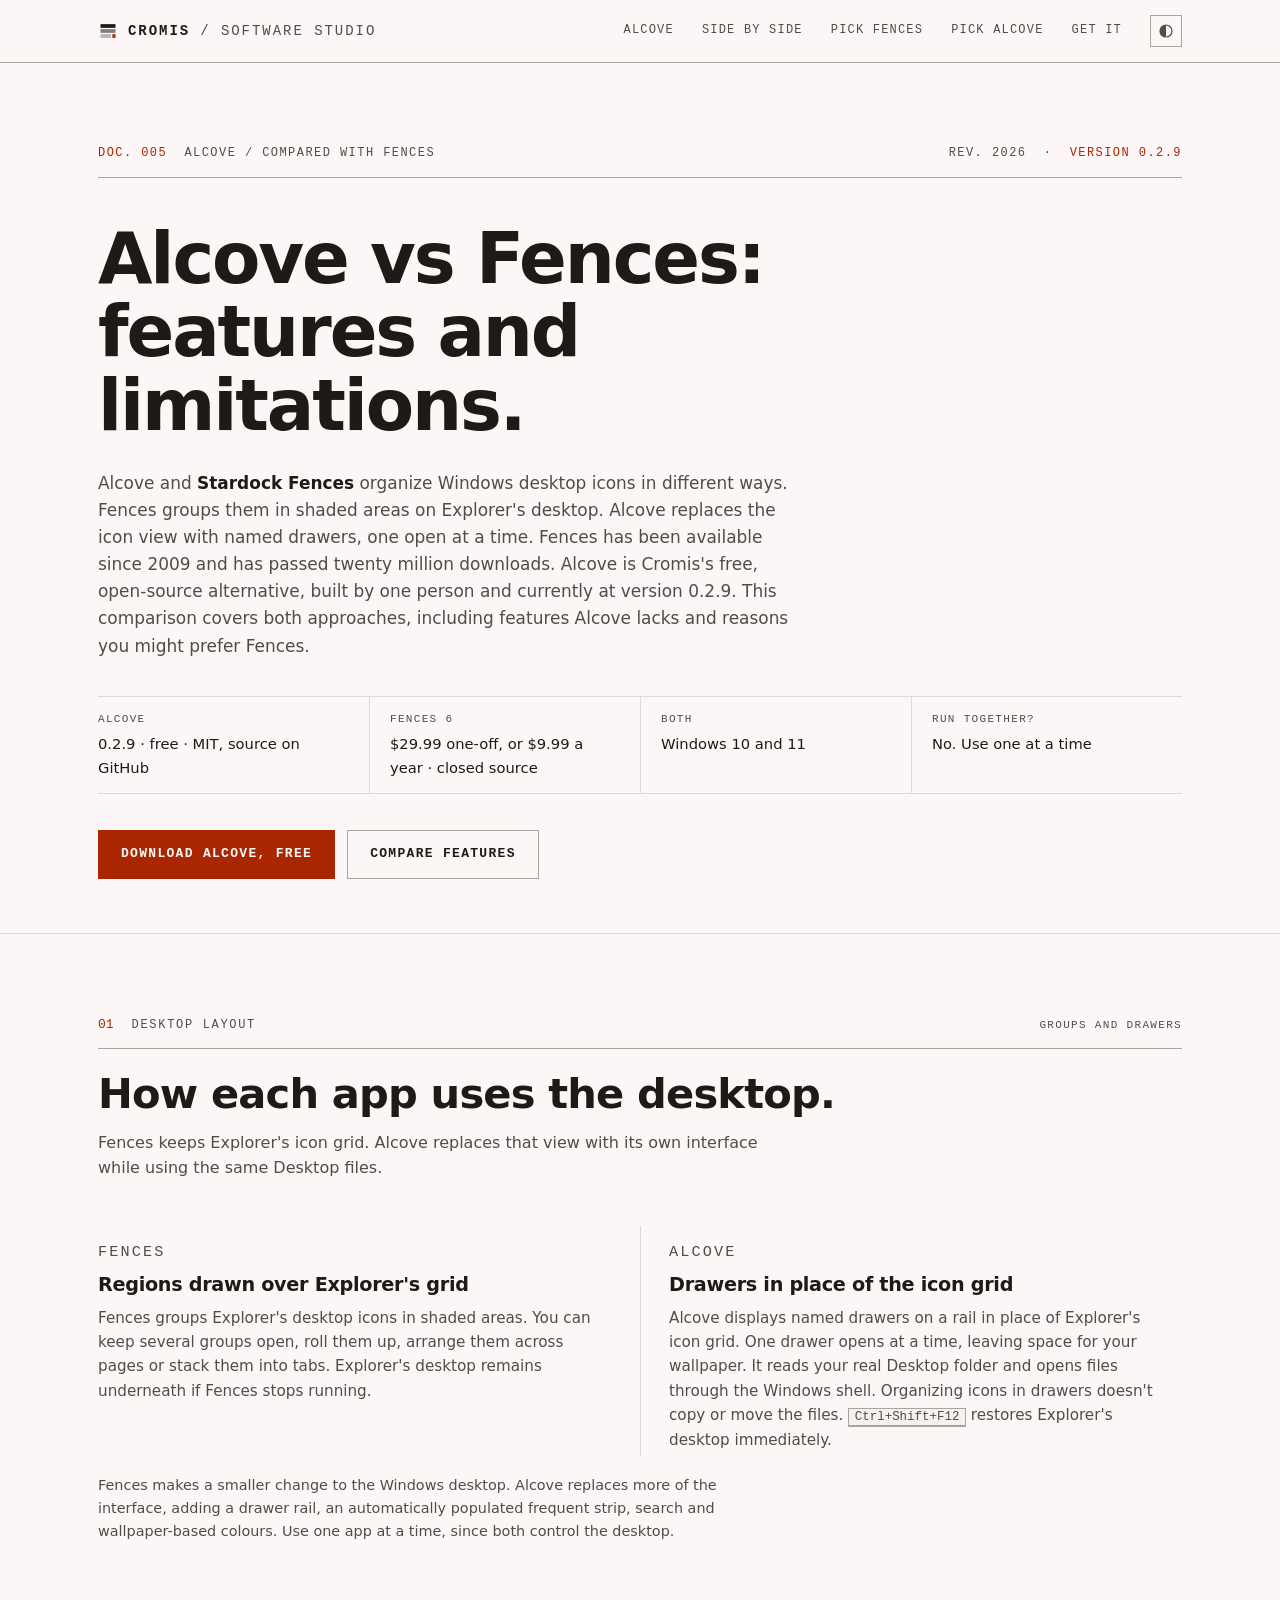
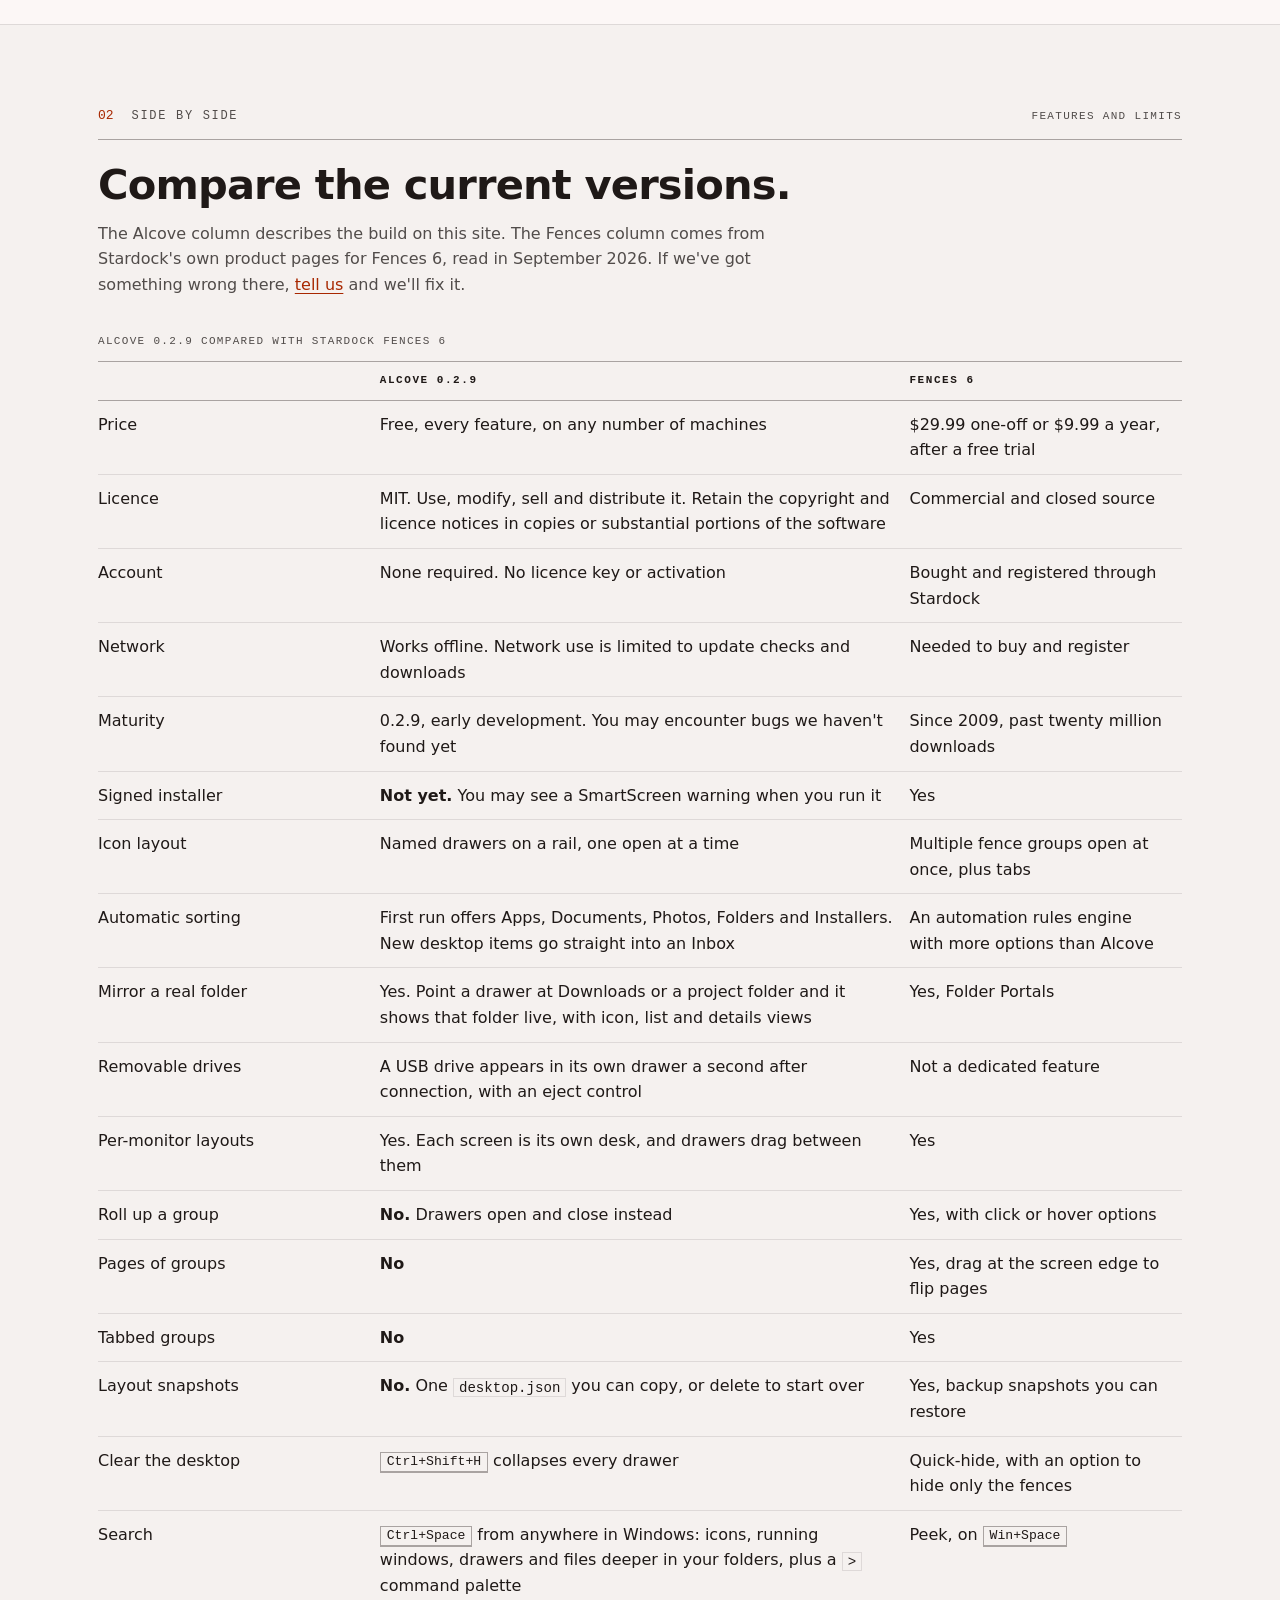
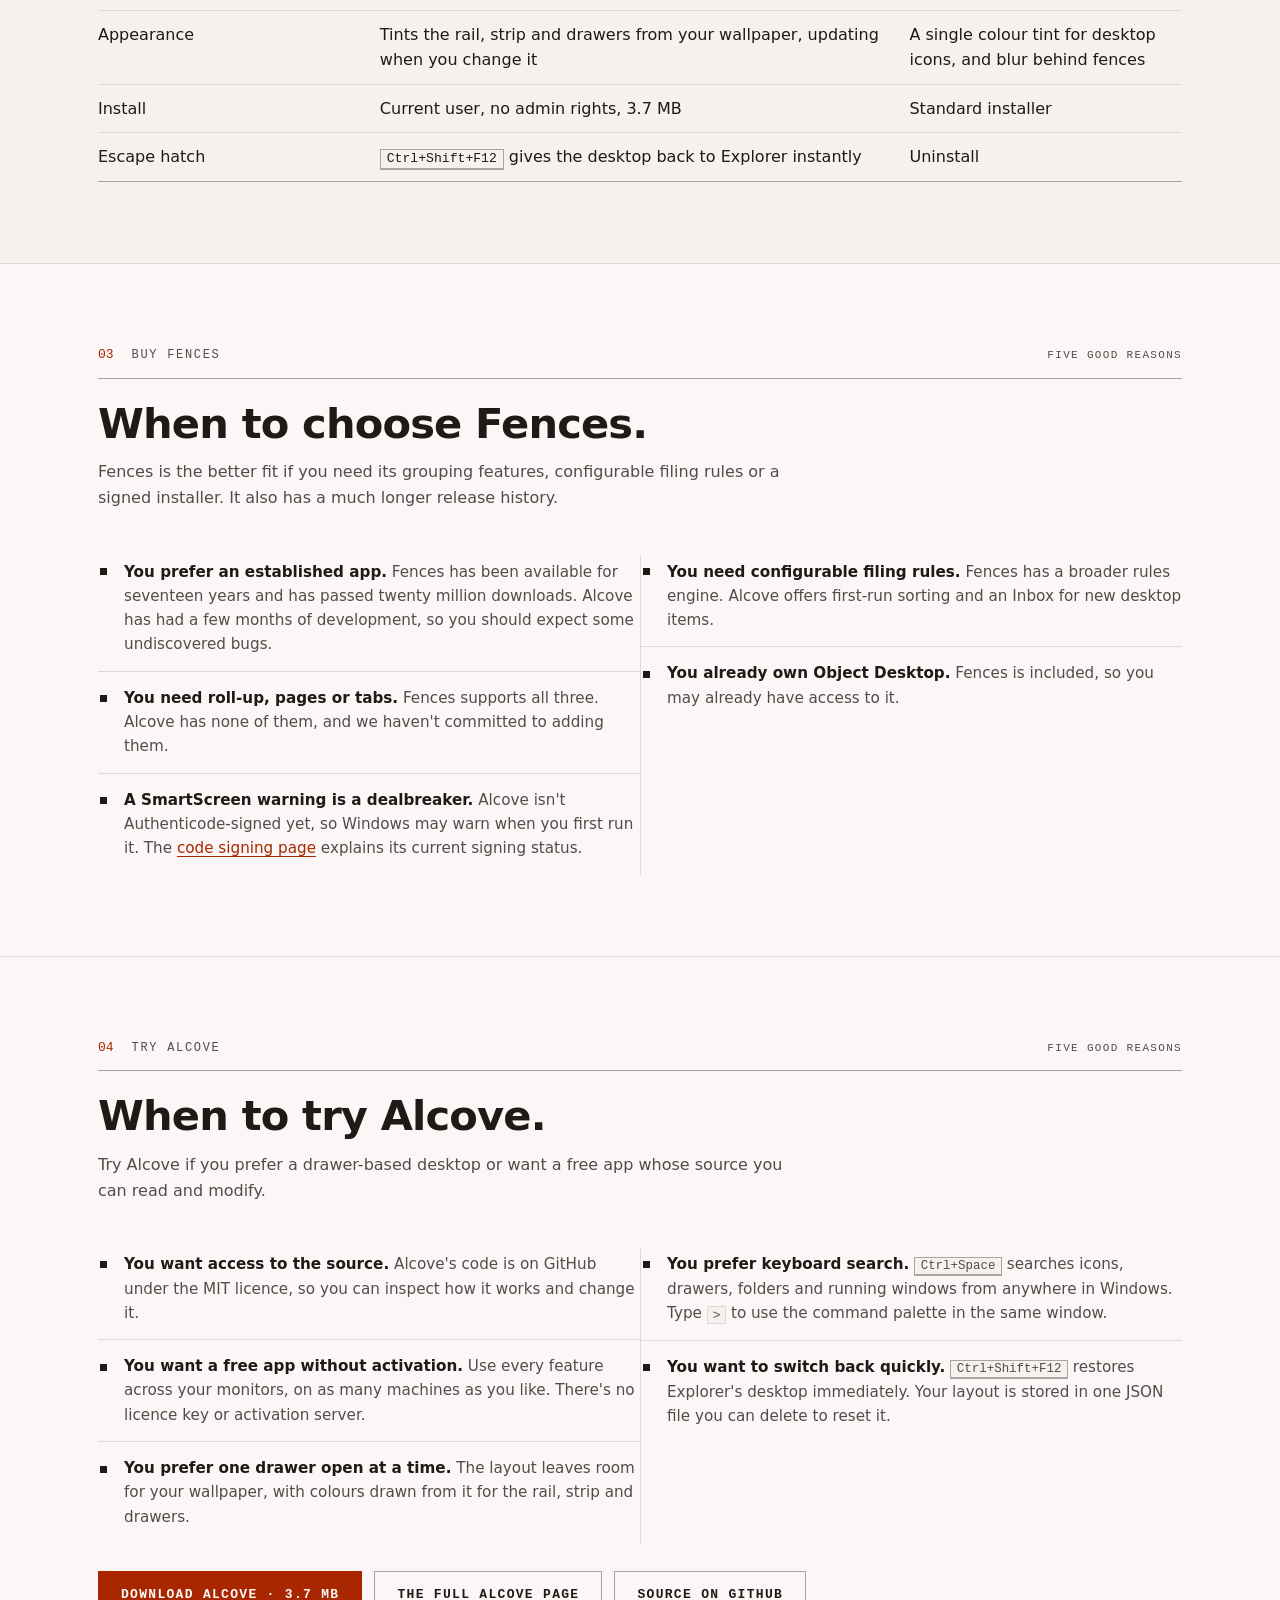
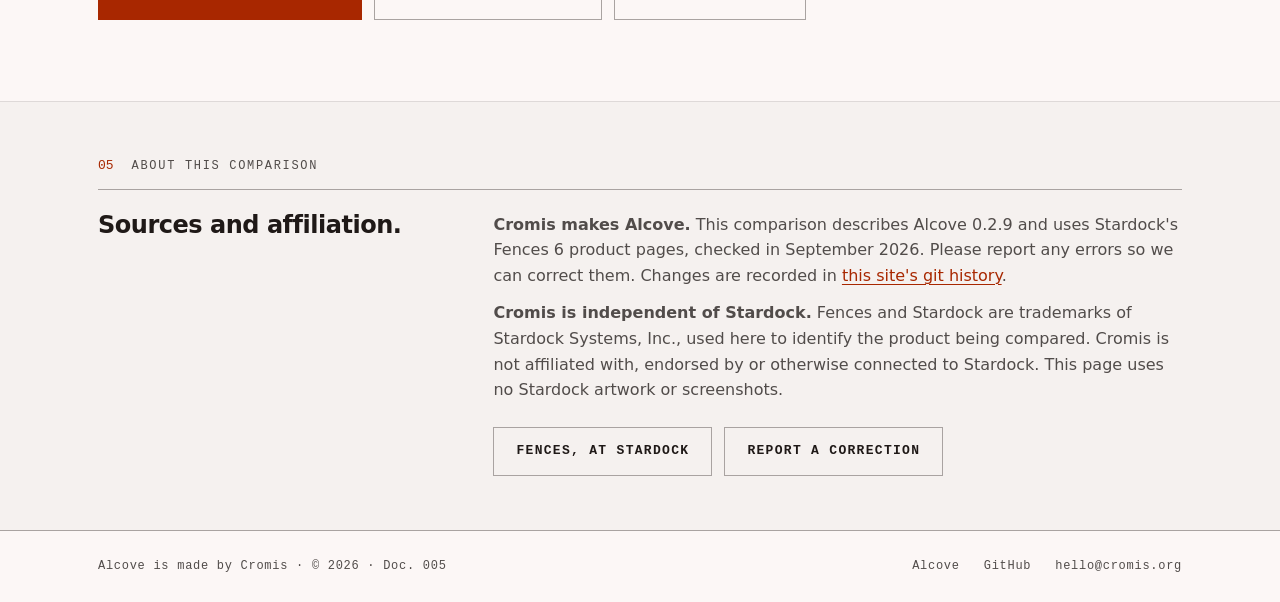
<file: alcove/vs-fences/index.html>
<!doctype html>
<html lang="en">
<head>
<meta charset="utf-8">
<meta name="viewport" content="width=device-width, initial-scale=1">
<title>Alcove vs Fences: a free open-source Fences alternative</title>
<meta name="description" content="Compare Alcove 0.2.9 and Stardock Fences 6 for Windows: desktop layout, features, pricing and Alcove's limitations. Alcove is free under MIT. Sources checked September 2026.">
<link rel="icon" href="../../favicon.svg" type="image/svg+xml">
<link rel="stylesheet" href="../../style.css">
<script src="../../theme.js"></script>
<meta property="og:title" content="Alcove vs Fences: features and limitations">
<meta property="og:description" content="Compare Alcove 0.2.9 and Fences 6: drawers or desktop groups, pricing, features and reasons to choose either. Sources checked September 2026.">
<meta property="og:type" content="article">
<meta property="og:url" content="https://cromis.org/alcove/vs-fences/">
<meta property="og:site_name" content="Cromis">
<meta property="og:image" content="https://cromis.org/og.jpg">
<meta property="og:image:width" content="1200">
<meta property="og:image:height" content="630">
<meta property="og:image:alt" content="The Alcove desktop: a shelf rail of named drawers down the left, the Documents drawer open, and the frequent strip along the bottom.">
<meta name="twitter:card" content="summary_large_image">
<link rel="canonical" href="https://cromis.org/alcove/vs-fences/">
<script type="application/ld+json">
{
  "@context": "https://schema.org",
  "@type": "Article",
  "headline": "Alcove vs Fences: features and limitations",
  "description": "A side-by-side comparison of Alcove and Stardock Fences for organizing Windows desktop icons, including where Fences is the better choice.",
  "datePublished": "2026-09-07",
  "dateModified": "2026-09-07",
  "mainEntityOfPage": "https://cromis.org/alcove/vs-fences/",
  "about": { "@id": "https://cromis.org/alcove/#app" },
  "author": { "@id": "https://cromis.org/#studio" },
  "publisher": { "@id": "https://cromis.org/#studio" }
}
</script>
</head>
<body>

<header class="masthead">
  <div class="wrap">
    <a class="brand" href="../../">
      <svg viewBox="0 0 32 32" aria-hidden="true">
        <rect x="4" y="5" width="24" height="6" fill="currentColor"/>
        <rect x="4" y="13" width="24" height="6" fill="currentColor" opacity=".55"/>
        <rect x="4" y="21" width="17" height="6" fill="currentColor" opacity=".3"/>
        <rect x="23" y="21" width="5" height="6" fill="var(--signal)"/>
      </svg>
      Cromis <span class="brand-sub">/ software studio</span>
    </a>
    <nav aria-label="Site">
      <a href="../">Alcove</a>
      <a href="#table" class="hide-sm">Side by side</a>
      <a href="#fences" class="hide-sm">Pick Fences</a>
      <a href="#alcove" class="hide-sm">Pick Alcove</a>
      <a href="../#get">Get it</a>
      <button class="theme" type="button" data-theme-toggle
              aria-label="Switch between dark and light" title="Switch between dark and light">
        <svg viewBox="0 0 24 24" aria-hidden="true">
          <circle cx="12" cy="12" r="9" fill="none" stroke="currentColor" stroke-width="1.8"/>
          <path d="M12 3a9 9 0 0 0 0 18z" fill="currentColor"/>
        </svg>
      </button>
    </nav>
  </div>
</header>

<main>

  <section class="doc">
    <div class="wrap">
      <p class="doc-line">
        <span><span class="doc-no">DOC. 005</span> &nbsp;Alcove / compared with Fences</span>
        <span>Rev. 2026 &nbsp;&middot;&nbsp; <span class="doc-no">Version 0.2.9</span></span>
      </p>
      <h1>Alcove vs Fences: features and limitations.</h1>
      <p class="lede">Alcove and <strong>Stardock Fences</strong> organize Windows desktop icons
      in different ways. Fences groups them in shaded areas on Explorer's desktop. Alcove
      replaces the icon view with named drawers, one open at a time. Fences has been available
      since 2009 and has passed twenty million downloads. Alcove is Cromis's free, open-source
      alternative, built by one person and currently at version 0.2.9. This comparison covers
      both approaches, including features Alcove lacks and reasons you might prefer Fences.</p>
      <dl class="facts">
        <div><dt>Alcove</dt><dd>0.2.9 &middot; free &middot; MIT, source on GitHub</dd></div>
        <div><dt>Fences 6</dt><dd>$29.99 one-off, or $9.99 a year &middot; closed source</dd></div>
        <div><dt>Both</dt><dd>Windows 10 and 11</dd></div>
        <div><dt>Run together?</dt><dd>No. Use one at a time</dd></div>
      </dl>
      <div class="actions">
        <a class="btn btn-primary" href="../#get">Download Alcove, free</a>
        <a class="btn" href="#table">Compare features</a>
      </div>
    </div>
  </section>

  <section class="block" id="shape">
    <div class="wrap">
      <p class="sec-head">
        <span class="sec-no">01</span>
        <span class="sec-kicker">Desktop layout</span>
        <span class="sec-tag">Groups and drawers</span>
      </p>
      <h2>How each app uses the desktop.</h2>
      <p class="sec-sub">Fences keeps Explorer's icon grid. Alcove replaces that view with its
      own interface while using the same Desktop files.</p>

      <div class="cols cols-2">
        <article>
          <p class="col-kicker">Fences</p>
          <h3>Regions drawn over Explorer's grid</h3>
          <p>Fences groups Explorer's desktop icons in shaded areas. You can keep several
          groups open, roll them up, arrange them across pages or stack them into tabs.
          Explorer's desktop remains underneath if Fences stops running.</p>
        </article>
        <article>
          <p class="col-kicker">Alcove</p>
          <h3>Drawers in place of the icon grid</h3>
          <p>Alcove displays named drawers on a rail in place of Explorer's icon grid. One drawer
          opens at a time, leaving space for your wallpaper. It reads your real Desktop folder
          and opens files through the Windows shell. Organizing icons in drawers doesn't copy
          or move the files. <kbd>Ctrl+Shift+F12</kbd> restores Explorer's desktop immediately.</p>
        </article>
      </div>
      <p class="note">Fences makes a smaller change to the Windows desktop. Alcove replaces
      more of the interface, adding a drawer rail, an automatically populated frequent strip,
      search and wallpaper-based colours. Use one app at a time, since both control the desktop.</p>
    </div>
  </section>

  <section class="block band" id="table">
    <div class="wrap">
      <p class="sec-head">
        <span class="sec-no">02</span>
        <span class="sec-kicker">Side by side</span>
        <span class="sec-tag">Features and limits</span>
      </p>
      <h2>Compare the current versions.</h2>
      <p class="sec-sub">The Alcove column describes the build on this site. The Fences column
      comes from Stardock's own product pages for Fences 6, read in September 2026. If we've got
      something wrong there,
      <a href="mailto:hello@cromis.org?subject=Something%20wrong%20on%20the%20Fences%20comparison">tell us</a>
      and we'll fix it.</p>
      <table class="keys compare">
        <caption>Alcove 0.2.9 compared with Stardock Fences 6</caption>
        <thead>
          <tr><th scope="col">&nbsp;</th><th scope="col">Alcove 0.2.9</th><th scope="col">Fences 6</th></tr>
        </thead>
        <tbody>
          <tr><td>Price</td><td>Free, every feature, on any number of machines</td><td>$29.99 one-off or $9.99 a year, after a free trial</td></tr>
          <tr><td>Licence</td><td>MIT. Use, modify, sell and distribute it. Retain the copyright and licence notices in copies or substantial portions of the software</td><td>Commercial and closed source</td></tr>
          <tr><td>Account</td><td>None required. No licence key or activation</td><td>Bought and registered through Stardock</td></tr>
          <tr><td>Network</td><td>Works offline. Network use is limited to update checks and downloads</td><td>Needed to buy and register</td></tr>
          <tr><td>Maturity</td><td>0.2.9, early development. You may encounter bugs we haven't found yet</td><td>Since 2009, past twenty million downloads</td></tr>
          <tr><td>Signed installer</td><td><strong>Not yet.</strong> You may see a SmartScreen warning when you run it</td><td>Yes</td></tr>
          <tr><td>Icon layout</td><td>Named drawers on a rail, one open at a time</td><td>Multiple fence groups open at once, plus tabs</td></tr>
          <tr><td>Automatic sorting</td><td>First run offers Apps, Documents, Photos, Folders and Installers. New desktop items go straight into an Inbox</td><td>An automation rules engine with more options than Alcove</td></tr>
          <tr><td>Mirror a real folder</td><td>Yes. Point a drawer at Downloads or a project folder and it shows that folder live, with icon, list and details views</td><td>Yes, Folder Portals</td></tr>
          <tr><td>Removable drives</td><td>A USB drive appears in its own drawer a second after connection, with an eject control</td><td>Not a dedicated feature</td></tr>
          <tr><td>Per-monitor layouts</td><td>Yes. Each screen is its own desk, and drawers drag between them</td><td>Yes</td></tr>
          <tr><td>Roll up a group</td><td><strong>No.</strong> Drawers open and close instead</td><td>Yes, with click or hover options</td></tr>
          <tr><td>Pages of groups</td><td><strong>No</strong></td><td>Yes, drag at the screen edge to flip pages</td></tr>
          <tr><td>Tabbed groups</td><td><strong>No</strong></td><td>Yes</td></tr>
          <tr><td>Layout snapshots</td><td><strong>No.</strong> One <code>desktop.json</code> you can copy, or delete to start over</td><td>Yes, backup snapshots you can restore</td></tr>
          <tr><td>Clear the desktop</td><td><kbd>Ctrl+Shift+H</kbd> collapses every drawer</td><td>Quick-hide, with an option to hide only the fences</td></tr>
          <tr><td>Search</td><td><kbd>Ctrl+Space</kbd> from anywhere in Windows: icons, running windows, drawers and files deeper in your folders, plus a <code>&gt;</code> command palette</td><td>Peek, on <kbd>Win+Space</kbd></td></tr>
          <tr><td>Appearance</td><td>Tints the rail, strip and drawers from your wallpaper, updating when you change it</td><td>A single colour tint for desktop icons, and blur behind fences</td></tr>
          <tr><td>Install</td><td>Current user, no admin rights, 3.7 MB</td><td>Standard installer</td></tr>
          <tr><td>Escape hatch</td><td><kbd>Ctrl+Shift+F12</kbd> gives the desktop back to Explorer instantly</td><td>Uninstall</td></tr>
        </tbody>
      </table>
    </div>
  </section>

  <section class="block" id="fences">
    <div class="wrap">
      <p class="sec-head">
        <span class="sec-no">03</span>
        <span class="sec-kicker">Buy Fences</span>
        <span class="sec-tag">Five good reasons</span>
      </p>
      <h2>When to choose Fences.</h2>
      <p class="sec-sub">Fences is the better fit if you need its grouping features, configurable
      filing rules or a signed installer. It also has a much longer release history.</p>

      <div class="cols cols-2">
        <ul class="checks">
          <li><strong>You prefer an established app.</strong> Fences has been available for
          seventeen years and has passed twenty million downloads. Alcove has had a few months
          of development, so you should expect some undiscovered bugs.</li>
          <li><strong>You need roll-up, pages or tabs.</strong> Fences supports all three.
          Alcove has none of them, and we haven't committed to adding them.</li>
          <li><strong>A SmartScreen warning is a dealbreaker.</strong> Alcove isn't
          Authenticode-signed yet, so Windows may warn when you first run it. The
          <a href="../code-signing/">code signing page</a> explains its current signing status.</li>
        </ul>
        <ul class="checks">
          <li><strong>You need configurable filing rules.</strong> Fences has a broader rules
          engine. Alcove offers first-run sorting and an Inbox for new desktop items.</li>
          <li><strong>You already own Object Desktop.</strong> Fences is included, so you may
          already have access to it.</li>
        </ul>
      </div>
    </div>
  </section>

  <section class="block" id="alcove">
    <div class="wrap">
      <p class="sec-head">
        <span class="sec-no">04</span>
        <span class="sec-kicker">Try Alcove</span>
        <span class="sec-tag">Five good reasons</span>
      </p>
      <h2>When to try Alcove.</h2>
      <p class="sec-sub">Try Alcove if you prefer a drawer-based desktop or want a free app
      whose source you can read and modify.</p>

      <div class="cols cols-2">
        <ul class="checks">
          <li><strong>You want access to the source.</strong> Alcove's code is on GitHub under
          the MIT licence, so you can inspect how it works and change it.</li>
          <li><strong>You want a free app without activation.</strong> Use every feature across
          your monitors, on as many machines as you like. There's no licence key or activation
          server.</li>
          <li><strong>You prefer one drawer open at a time.</strong> The layout leaves room for
          your wallpaper, with colours drawn from it for the rail, strip and drawers.</li>
        </ul>
        <ul class="checks">
          <li><strong>You prefer keyboard search.</strong> <kbd>Ctrl+Space</kbd> searches icons,
          drawers, folders and running windows from anywhere in Windows. Type <code>&gt;</code>
          to use the command palette in the same window.</li>
          <li><strong>You want to switch back quickly.</strong> <kbd>Ctrl+Shift+F12</kbd> restores
          Explorer's desktop immediately. Your layout is stored in one JSON file you can delete
          to reset it.</li>
        </ul>
      </div>

      <p class="actions" style="margin-top:28px">
        <a class="btn btn-primary" href="../#get">Download Alcove &middot; 3.7 MB</a>
        <a class="btn" href="../">The full Alcove page</a>
        <a class="btn" href="https://github.com/izkac/alcove">Source on GitHub</a>
      </p>
    </div>
  </section>

  <section class="block band tight" id="honest">
    <div class="wrap">
      <p class="sec-head">
        <span class="sec-no">05</span>
        <span class="sec-kicker">About this comparison</span>
      </p>
      <div class="band-inner" style="margin-top:22px">
        <h2>Sources and affiliation.</h2>
        <div>
          <p class="sec-sub" style="margin-top:0"><strong>Cromis makes Alcove.</strong> This
          comparison describes Alcove 0.2.9 and uses Stardock's Fences 6 product pages, checked
          in September 2026. Please report any errors so we can correct them. Changes are
          recorded in <a href="https://github.com/izkac/cromis">this site's git history</a>.</p>
          <p class="sec-sub"><strong>Cromis is independent of Stardock.</strong> Fences and
          Stardock are trademarks of Stardock Systems, Inc., used here to identify the product
          being compared. Cromis is not affiliated with, endorsed by or otherwise connected to
          Stardock. This page uses no Stardock artwork or screenshots.</p>
          <p class="actions" style="margin-top:24px">
            <a class="btn" href="https://www.stardock.com/products/fences/">Fences, at Stardock</a>
            <a class="btn" href="mailto:hello@cromis.org?subject=Something%20wrong%20on%20the%20Fences%20comparison">Report a correction</a>
          </p>
        </div>
      </div>
    </div>
  </section>

</main>

<footer class="site">
  <div class="wrap">
    <span>Alcove is made by <a href="../../">Cromis</a> &middot; &copy; 2026 &middot; Doc. 005</span>
    <span class="links">
      <a href="../">Alcove</a>
      <a href="https://github.com/izkac/alcove">GitHub</a>
      <a href="mailto:hello@cromis.org">hello@cromis.org</a>
    </span>
  </div>
</footer>

</body>
</html>
</file>
<file: style.css>
/* ==========================================================================
   CROMIS / SPEC SHEET
   The page as an engineering datasheet: calm ink, exact rules, one red pencil.
   ========================================================================== */

/* ---- Tokens ---------------------------------------------------------- */

:root {
  --mono: ui-monospace, "Cascadia Mono", "Cascadia Code", Consolas,
          "Liberation Mono", Menlo, monospace;
  --sans: system-ui, "Segoe UI", Roboto, "Helvetica Neue", Arial, sans-serif;

  --ease: cubic-bezier(0.22, 1, 0.36, 1);

  color-scheme: light;
}

:root,
[data-theme="light"] {
  --paper:       oklch(98% 0.005 40);
  --surface-1:   oklch(96% 0.005 40);
  --surface-2:   oklch(94% 0.006 40);
  --ink:         oklch(22% 0.01 40);
  --muted:       oklch(42% 0.008 40);
  --rule:        oklch(89% 0.006 40);
  --rule-strong: oklch(72% 0.008 40);
  --signal:      oklch(48% 0.17 35);
  --on-signal:   oklch(98.5% 0.004 40);
  --body-weight: 400;
  --body-leading: 1.6;
}

[data-theme="dark"] {
  /* depth comes from lighter surfaces, never from shadows */
  --paper:       oklch(18% 0.006 40);
  --surface-1:   oklch(21% 0.007 40);
  --surface-2:   oklch(24% 0.008 40);
  --ink:         oklch(92% 0.006 40);
  --muted:       oklch(70% 0.008 40);
  --rule:        oklch(30% 0.008 40);
  --rule-strong: oklch(44% 0.01 40);
  --signal:      oklch(70% 0.16 38);
  --on-signal:   oklch(18% 0.006 40);
  --body-weight: 350;
  --body-leading: 1.68;
  color-scheme: dark;
}

/* ---- Base ------------------------------------------------------------- */

*,
*::before,
*::after { box-sizing: border-box; }

html { scroll-padding-top: 24px; }

body {
  margin: 0;
  background: var(--paper);
  color: var(--ink);
  font-family: var(--sans);
  font-size: 16px;
  font-weight: var(--body-weight);
  line-height: var(--body-leading);
  text-rendering: optimizeLegibility;
  -webkit-font-smoothing: antialiased;
}

::selection { background: var(--signal); color: var(--on-signal); }

img { max-width: 100%; height: auto; display: block; }

h1, h2, h3 {
  font-family: var(--sans);
  font-weight: 650;
  letter-spacing: -0.02em;
  line-height: 1.12;
  text-wrap: balance;
  margin: 0;
}

p { margin: 0; text-wrap: pretty; }

a {
  color: var(--signal);
  text-decoration: underline;
  text-decoration-thickness: 1px;
  text-underline-offset: 3px;
  transition: color 150ms var(--ease);
}
a:hover { color: var(--ink); }

:focus-visible {
  outline: 2px solid var(--signal);
  outline-offset: 3px;
}

kbd {
  font-family: var(--mono);
  font-size: 0.82em;
  font-variant-numeric: tabular-nums;
  background: var(--surface-1);
  border: 1px solid var(--rule-strong);
  border-bottom-width: 2px;
  padding: 0.1em 0.45em;
  white-space: nowrap;
}

code {
  font-family: var(--mono);
  font-size: 0.88em;
  background: var(--surface-1);
  border: 1px solid var(--rule);
  padding: 0.05em 0.35em;
  overflow-wrap: anywhere; /* long paths and a 64-char hash must not push the page sideways */
}

.wrap {
  max-width: 1180px;
  margin-inline: auto;
  padding-inline: clamp(20px, 4vw, 48px);
}

/* ---- Masthead (nav) ---------------------------------------------------- */

.masthead {
  border-bottom: 1px solid var(--rule-strong);
}
.masthead .wrap {
  display: flex;
  align-items: center;
  justify-content: space-between;
  gap: 24px;
  min-height: 62px;
}

.brand {
  display: inline-flex;
  align-items: center;
  gap: 10px;
  font-family: var(--mono);
  font-size: 14px;
  font-weight: 700;
  letter-spacing: 0.14em;
  text-transform: uppercase;
  color: var(--ink);
  text-decoration: none;
}
.brand svg { width: 20px; height: 20px; flex: none; }
.brand .brand-sub {
  font-weight: 400;
  color: var(--muted);
  letter-spacing: 0.14em;
}

.masthead nav {
  display: flex;
  align-items: center;
  gap: clamp(14px, 2.4vw, 28px);
}
.masthead nav a {
  font-family: var(--mono);
  font-size: 12px;
  letter-spacing: 0.1em;
  text-transform: uppercase;
  color: var(--muted);
  text-decoration: none;
  padding-block: 4px;
  transition: color 150ms var(--ease);
}
.masthead nav a:hover { color: var(--ink); }
.masthead nav a[aria-current="page"] {
  color: var(--ink);
  text-decoration: underline;
  text-underline-offset: 5px;
  text-decoration-color: var(--signal);
  text-decoration-thickness: 1.5px;
}

.theme {
  display: inline-flex;
  align-items: center;
  justify-content: center;
  width: 32px;
  height: 32px;
  padding: 0;
  background: none;
  border: 1px solid var(--rule-strong);
  border-radius: 0;
  color: var(--muted);
  cursor: pointer;
  transition: color 150ms var(--ease), border-color 150ms var(--ease);
}
.theme:hover { color: var(--ink); border-color: var(--ink); }
.theme svg { width: 16px; height: 16px; }

/* ---- Document head (hero) ---------------------------------------------- */

.doc {
  padding-block: clamp(48px, 9vh, 88px) clamp(40px, 6vh, 64px);
  border-bottom: 1px solid var(--rule);
}

.doc-line {
  display: flex;
  flex-wrap: wrap;
  justify-content: space-between;
  gap: 6px 24px;
  font-family: var(--mono);
  font-size: 12px;
  letter-spacing: 0.12em;
  text-transform: uppercase;
  color: var(--muted);
  padding-bottom: 14px;
  border-bottom: 1px solid var(--rule-strong);
}
.doc-line .doc-no { color: var(--signal); }

.doc h1 {
  font-size: clamp(2.4rem, 1.5rem + 4.2vw, 4.4rem);
  letter-spacing: -0.03em;
  line-height: 1.04;
  margin-top: clamp(28px, 5vh, 48px);
  max-width: 18ch;
}

.doc .lede {
  margin-top: clamp(20px, 3vh, 28px);
  max-width: 65ch;
  font-size: 1.06rem;
  color: var(--muted);
}
.doc .lede strong, .doc .lede em { color: var(--ink); font-style: normal; }

/* Fact row: definition list as a ruled register */
.facts {
  display: grid;
  grid-template-columns: repeat(4, 1fr);
  margin: clamp(28px, 4vh, 40px) 0 0;
  border-top: 1px solid var(--rule);
  border-bottom: 1px solid var(--rule);
}
.facts > div {
  padding: 14px 20px 14px 0;
}
.facts > div + div {
  border-left: 1px solid var(--rule);
  padding-left: 20px;
}
.facts dt {
  font-family: var(--mono);
  font-size: 11px;
  letter-spacing: 0.12em;
  text-transform: uppercase;
  color: var(--muted);
  margin-bottom: 4px;
}
.facts dd {
  margin: 0;
  font-size: 0.92rem;
  font-variant-numeric: tabular-nums;
}
.facts dd code { font-size: 0.82em; }

.actions {
  display: flex;
  flex-wrap: wrap;
  gap: 12px;
  margin-top: clamp(28px, 4vh, 40px);
}

.btn {
  display: inline-block;
  font-family: var(--mono);
  font-size: 13px;
  font-weight: 700;
  letter-spacing: 0.1em;
  text-transform: uppercase;
  text-decoration: none;
  padding: 13px 22px;
  border: 1px solid var(--rule-strong);
  color: var(--ink);
  transition: color 150ms var(--ease), border-color 150ms var(--ease),
              background-color 150ms var(--ease);
}
.btn:hover { border-color: var(--ink); color: var(--ink); }

.btn-primary {
  background: var(--signal);
  border-color: var(--signal);
  color: var(--on-signal);
}
.btn-primary:hover {
  background: var(--ink);
  border-color: var(--ink);
  color: var(--paper);
}

/* ---- Sections ------------------------------------------------------------ */

section.block { padding-block: clamp(56px, 9vh, 88px); }
section.block + section.block { border-top: 1px solid var(--rule); }
section.block.tight { padding-block: clamp(40px, 6vh, 64px); }
section.block.band { background: var(--surface-1); }

.sec-head {
  display: flex;
  align-items: baseline;
  gap: 18px;
  padding-bottom: 12px;
  border-bottom: 1px solid var(--rule-strong);
}
.sec-no {
  font-family: var(--mono);
  font-size: 13px;
  font-variant-numeric: tabular-nums;
  color: var(--signal);
}
.sec-kicker {
  font-family: var(--mono);
  font-size: 12px;
  letter-spacing: 0.14em;
  text-transform: uppercase;
  color: var(--muted);
}
.sec-tag {
  margin-left: auto;
  font-family: var(--mono);
  font-size: 11px;
  letter-spacing: 0.12em;
  text-transform: uppercase;
  color: var(--muted);
}

.sec-head + h2 {
  font-size: clamp(1.7rem, 1.3rem + 1.9vw, 2.6rem);
  margin-top: 22px;
  max-width: 26ch;
}
.sec-sub {
  margin-top: 12px;
  max-width: 68ch;
  color: var(--muted);
}

/* ---- Ruled columns (no cards anywhere) ----------------------------------- */

.cols {
  display: grid;
  gap: 0;
  margin-top: clamp(32px, 5vh, 48px);
}
.cols-2 { grid-template-columns: 1fr 1fr; }
.cols-3 { grid-template-columns: 1fr 1fr 1fr; }
.cols > * {
  padding: 4px 28px 4px 0;
  min-width: 0;
}
.cols > * + * {
  border-left: 1px solid var(--rule);
  padding-left: 28px;
}
/* Two figures held up against each other: equal columns, so the comparison is fair. */
.cols.pair > *:last-child { padding-right: 0; }

.col-kicker {
  font-family: var(--mono);
  font-size: 11px;
  letter-spacing: 0.14em;
  text-transform: uppercase;
  color: var(--muted);
  margin-bottom: 10px;
}
.cols h3 {
  font-size: 1.2rem;
  letter-spacing: -0.015em;
}
.cols p {
  margin-top: 10px;
  color: var(--muted);
  font-size: 0.95rem;
  max-width: 62ch;
}
.cols p strong, .cols li strong { color: var(--ink); font-weight: 600; }
.cols p + p { margin-top: 12px; }

/* ---- Product lead (Alcove on the homepage) -------------------------------- */

.lead-product {
  margin-top: clamp(32px, 5vh, 48px);
}
.lead-product .row-line {
  display: flex;
  flex-wrap: wrap;
  align-items: baseline;
  gap: 10px 20px;
}
.lead-product h3 {
  font-size: clamp(1.6rem, 1.3rem + 1.4vw, 2.2rem);
  letter-spacing: -0.02em;
}
.lead-product p {
  margin-top: 14px;
  max-width: 68ch;
  color: var(--muted);
}
.lead-product p strong { color: var(--ink); font-weight: 600; }
/* Status stamp: the red pencil, used once per context */
.stamp {
  display: inline-block;
  font-family: var(--mono);
  font-size: 11px;
  font-weight: 700;
  letter-spacing: 0.16em;
  text-transform: uppercase;
  color: var(--signal);
  border: 1.5px solid var(--signal);
  padding: 0.35em 0.7em;
  transform: rotate(-1.5deg);
  white-space: nowrap;
}
.tagline {
  font-family: var(--mono);
  font-size: 11px;
  letter-spacing: 0.12em;
  text-transform: uppercase;
  color: var(--muted);
}

/* ---- Figures ---------------------------------------------------------------- */

figure { margin: 0; }
.shot {
  width: 100%;
  border: 1px solid var(--rule-strong);
  background: var(--surface-2);
}
/* A shot cropped to a rounded panel carries its own edge and transparent
   corners: a box around it would show as four notches. */
.shot.bare {
  border: 0;
  background: transparent;
}
figcaption {
  display: flex;
  gap: 14px;
  align-items: baseline;
  margin-top: 10px;
  font-family: var(--mono);
  font-size: 12.5px;
  line-height: 1.5;
  color: var(--muted);
}
.fig-no {
  flex: none;
  font-weight: 700;
  letter-spacing: 0.08em;
  color: var(--signal);
  font-variant-numeric: tabular-nums;
}

.lead-product figure { margin-top: 26px; }
.doc figure { margin-top: clamp(30px, 5vh, 44px); }

/* ---- Terminal transcript: the CLI's own output, unretouched ------------------- */

.term {
  margin: 0;
  overflow-x: auto;
  border: 1px solid var(--rule-strong);
  background: var(--surface-2);
  padding: 16px 18px;
  font-family: var(--mono);
  font-size: 12.5px;
  line-height: 1.7;
  color: var(--muted);
  white-space: pre;
}
/* Grid children must be allowed to shrink, or a wide transcript blows the column out. */
.entry > *, .band-inner > *, .doc { min-width: 0; }
.term b { color: var(--ink); font-weight: 600; }
.term i { color: var(--signal); font-style: normal; font-weight: 700; }

/* ---- Feature entries (Alcove page) ------------------------------------------ */

.entries { margin-top: clamp(24px, 4vh, 40px); }
.entry {
  display: grid;
  grid-template-columns: 5fr 7fr;
  gap: clamp(28px, 4vw, 56px);
  align-items: start;
  padding-block: clamp(32px, 5vh, 48px);
}
.entry + .entry { border-top: 1px solid var(--rule); }
.entry:first-child { padding-top: 8px; }
.entry .entry-no {
  font-family: var(--mono);
  font-size: 12px;
  color: var(--signal);
  letter-spacing: 0.1em;
  font-variant-numeric: tabular-nums;
}
.entry h3 {
  font-size: 1.45rem;
  margin-top: 8px;
}
.entry .entry-body { margin-top: 12px; color: var(--muted); max-width: 60ch; }
.entry .entry-body strong { color: var(--ink); font-weight: 600; }
.entry.flip { grid-template-columns: 7fr 5fr; }
.entry.flip .entry-text { order: 2; }
.entry.flip .entry-art { order: 1; }
.entry.full { grid-template-columns: 1fr; }
.entry.full .entry-body { max-width: 68ch; }
.entry.full .entry-art { max-width: 900px; }

/* ---- Checklist register ------------------------------------------------------ */

.checks {
  list-style: none;
  margin: 0;
  padding: 0;
}
.checks li {
  position: relative;
  padding: 14px 0 14px 26px;
  border-top: 1px solid var(--rule);
  color: var(--muted);
  font-size: 0.95rem;
}
.checks li::before {
  content: "";
  position: absolute;
  left: 2px;
  top: 1.55em;
  width: 7px;
  height: 7px;
  background: var(--ink);
}
.checks li strong { color: var(--ink); font-weight: 600; }
.cols .checks > li:first-child { border-top: 0; padding-top: 4px; }
.cols .checks > li:first-child::before { top: 0.85em; }

/* ---- Shortcut table ------------------------------------------------------------ */

table.keys {
  width: 100%;
  border-collapse: collapse;
  margin-top: clamp(24px, 4vh, 36px);
  border-top: 1px solid var(--rule-strong);
  border-bottom: 1px solid var(--rule-strong);
  font-variant-numeric: tabular-nums;
}
table.keys caption {
  text-align: left;
  font-family: var(--mono);
  font-size: 11px;
  letter-spacing: 0.12em;
  text-transform: uppercase;
  color: var(--muted);
  padding-bottom: 10px;
}
table.keys th {
  font-family: var(--mono);
  font-size: 11px;
  font-weight: 700;
  letter-spacing: 0.14em;
  text-transform: uppercase;
  text-align: left;
  color: var(--muted);
  padding: 10px 16px 10px 0;
  border-bottom: 1px solid var(--rule-strong);
}
table.keys td {
  padding: 11px 16px 11px 0;
  border-bottom: 1px solid var(--rule);
  vertical-align: baseline;
}
table.keys tbody tr:last-child td { border-bottom: 0; }
table.keys td:first-child { white-space: nowrap; width: 1%; padding-right: 28px; }
table.keys td:last-child { color: var(--muted); }
table.keys tbody tr { transition: background-color 150ms var(--ease); }
table.keys tbody tr:hover { background: var(--surface-1); }

.note {
  margin-top: 18px;
  max-width: 72ch;
  font-size: 0.9rem;
  color: var(--muted);
}
.note strong { color: var(--ink); font-weight: 600; }

/* ---- Licence / callout band ----------------------------------------------------- */

.band-inner { display: grid; grid-template-columns: 4fr 8fr; gap: clamp(28px, 4vw, 64px); }
.band-inner h2, .band-inner h3 { max-width: none; }

.small { font-size: 0.9rem; color: var(--muted); }

/* ---- Status / get --------------------------------------------------------------- */

.status-line {
  display: flex;
  flex-wrap: wrap;
  align-items: center;
  gap: 18px;
  margin-top: 22px;
}

/* ---- Footer ----------------------------------------------------------------------- */

footer.site {
  border-top: 1px solid var(--rule-strong);
  padding-block: 26px;
}
footer.site .wrap {
  display: flex;
  flex-wrap: wrap;
  justify-content: space-between;
  gap: 10px 32px;
  font-family: var(--mono);
  font-size: 12px;
  letter-spacing: 0.06em;
  color: var(--muted);
}
footer.site .links { display: flex; gap: 24px; flex-wrap: wrap; }
footer.site a { color: var(--muted); text-decoration: none; }
footer.site a:hover { color: var(--ink); }

/* ---- Responsive --------------------------------------------------------------------- */

@media (max-width: 860px) {
  .facts { grid-template-columns: 1fr 1fr; }
  .facts > div { border-top: 1px solid var(--rule); }
  .facts > div:nth-child(-n+2) { border-top: 0; }
  .facts > div:nth-child(even) { border-left: 1px solid var(--rule); padding-left: 20px; }
  .facts > div:nth-child(odd) { border-left: 0; padding-left: 0; }

  .cols-2, .cols-3 { grid-template-columns: 1fr; }
  .cols > * { padding: 20px 0; }
  .cols > * + * { border-left: 0; border-top: 1px solid var(--rule); padding-left: 0; }
  .cols > *:first-child { padding-top: 4px; }

  .entry, .entry.flip { grid-template-columns: 1fr; }
  .entry.flip .entry-text { order: 1; }
  .entry.flip .entry-art { order: 2; }

  .band-inner { grid-template-columns: 1fr; }

  .masthead nav a.hide-sm { display: none; }
  .brand .brand-sub { display: none; }
}

/* ---- Motion discipline ----------------------------------------------------------------- */

@media (prefers-reduced-motion: reduce) {
  *, *::before, *::after { transition: none !important; }
}

/* ---- Print: a spec sheet should print like one ------------------------------------------- */

@media print {
  .masthead nav, .theme, .actions { display: none; }
}

/* ---- Comparison table (three columns, neither side dimmed) ---------------------- */

table.keys.compare td:last-child { color: inherit; }
table.keys.compare td:first-child { white-space: normal; width: 26%; }
table.keys.compare th:not(:first-child) { color: var(--ink); }
</file>
